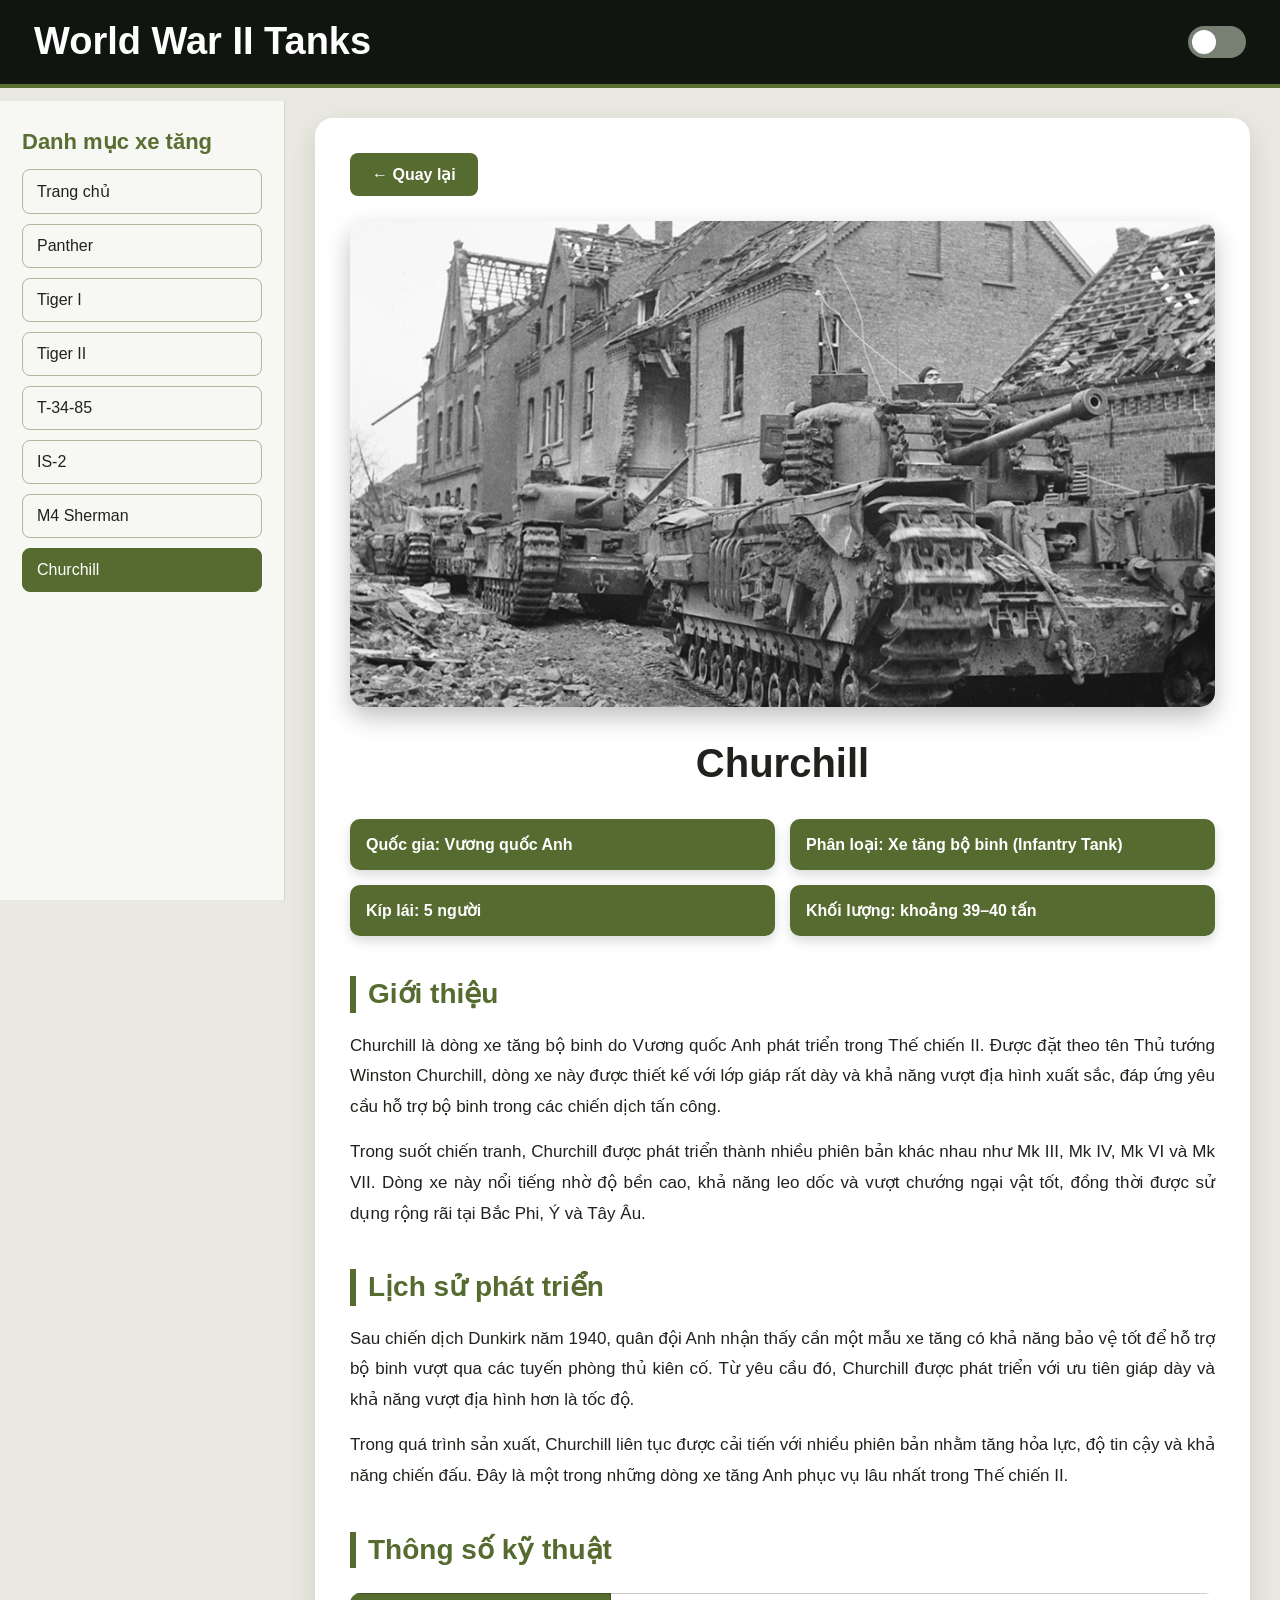
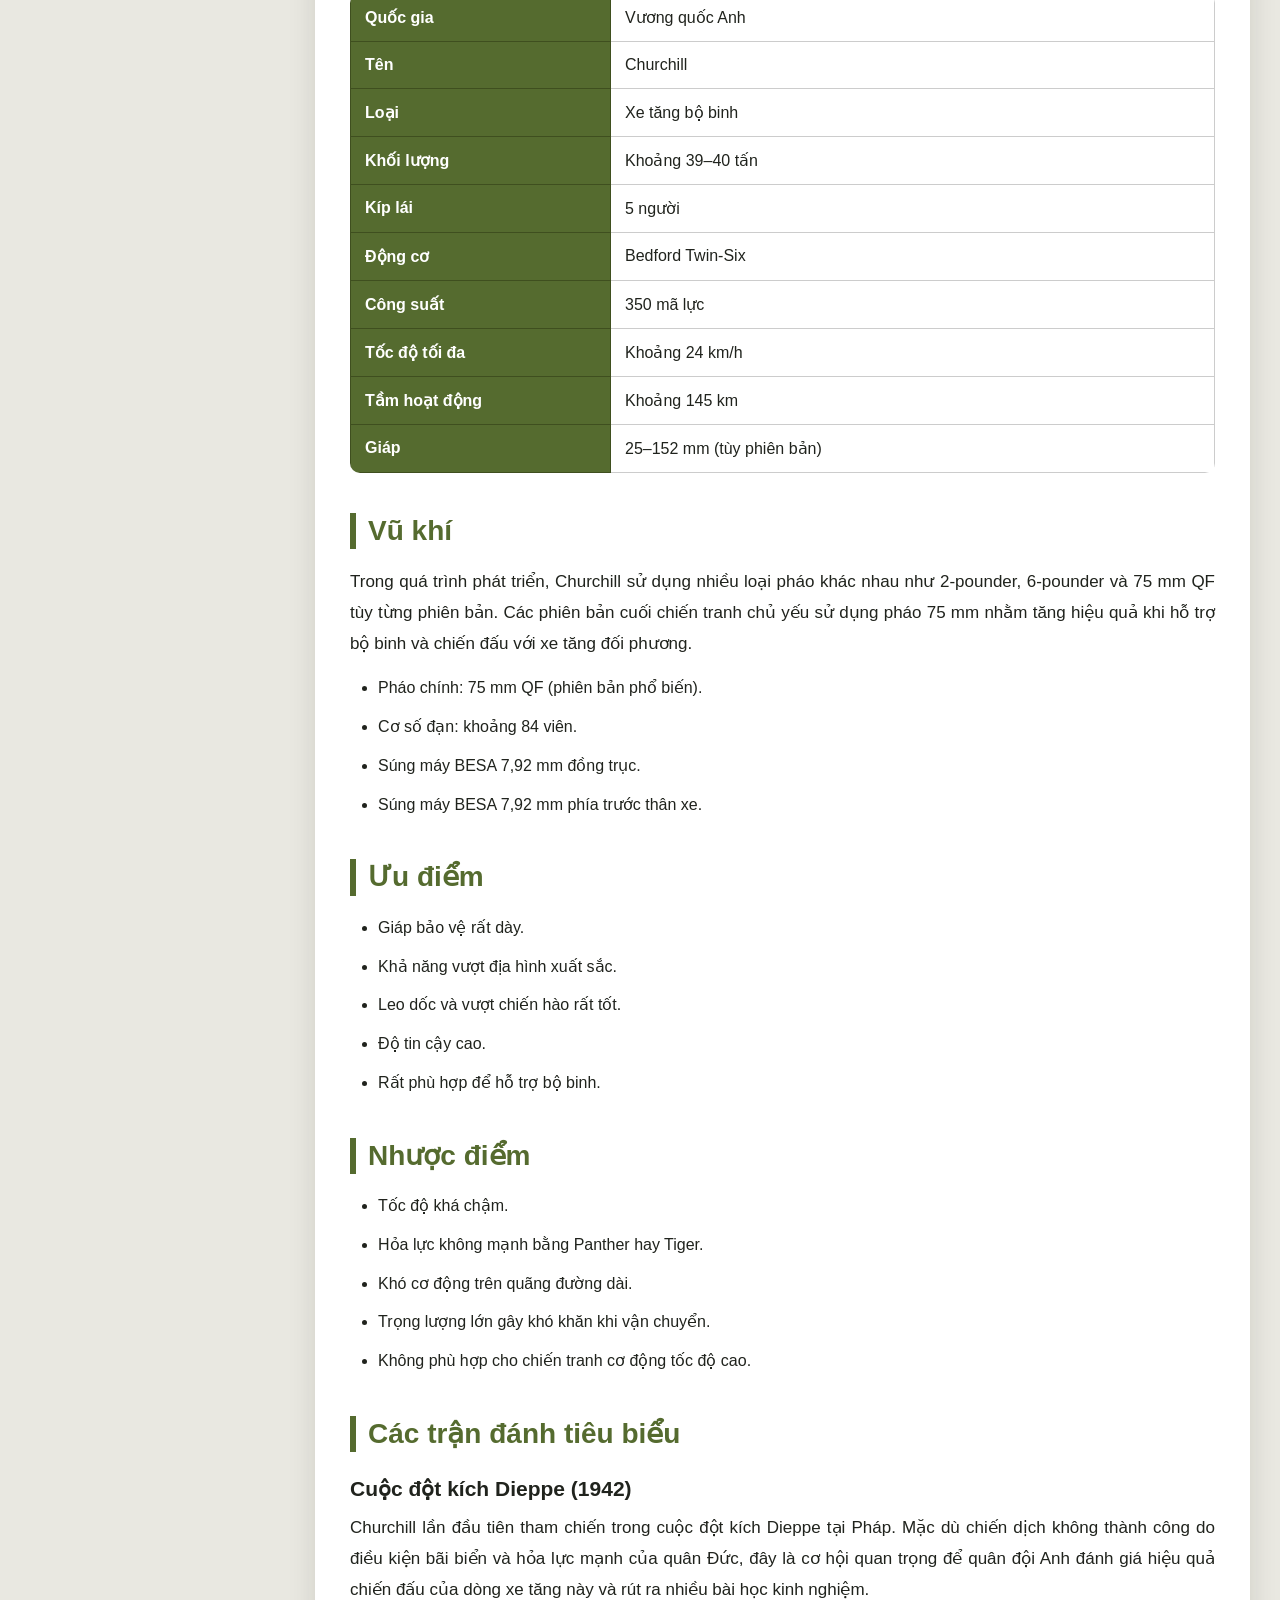
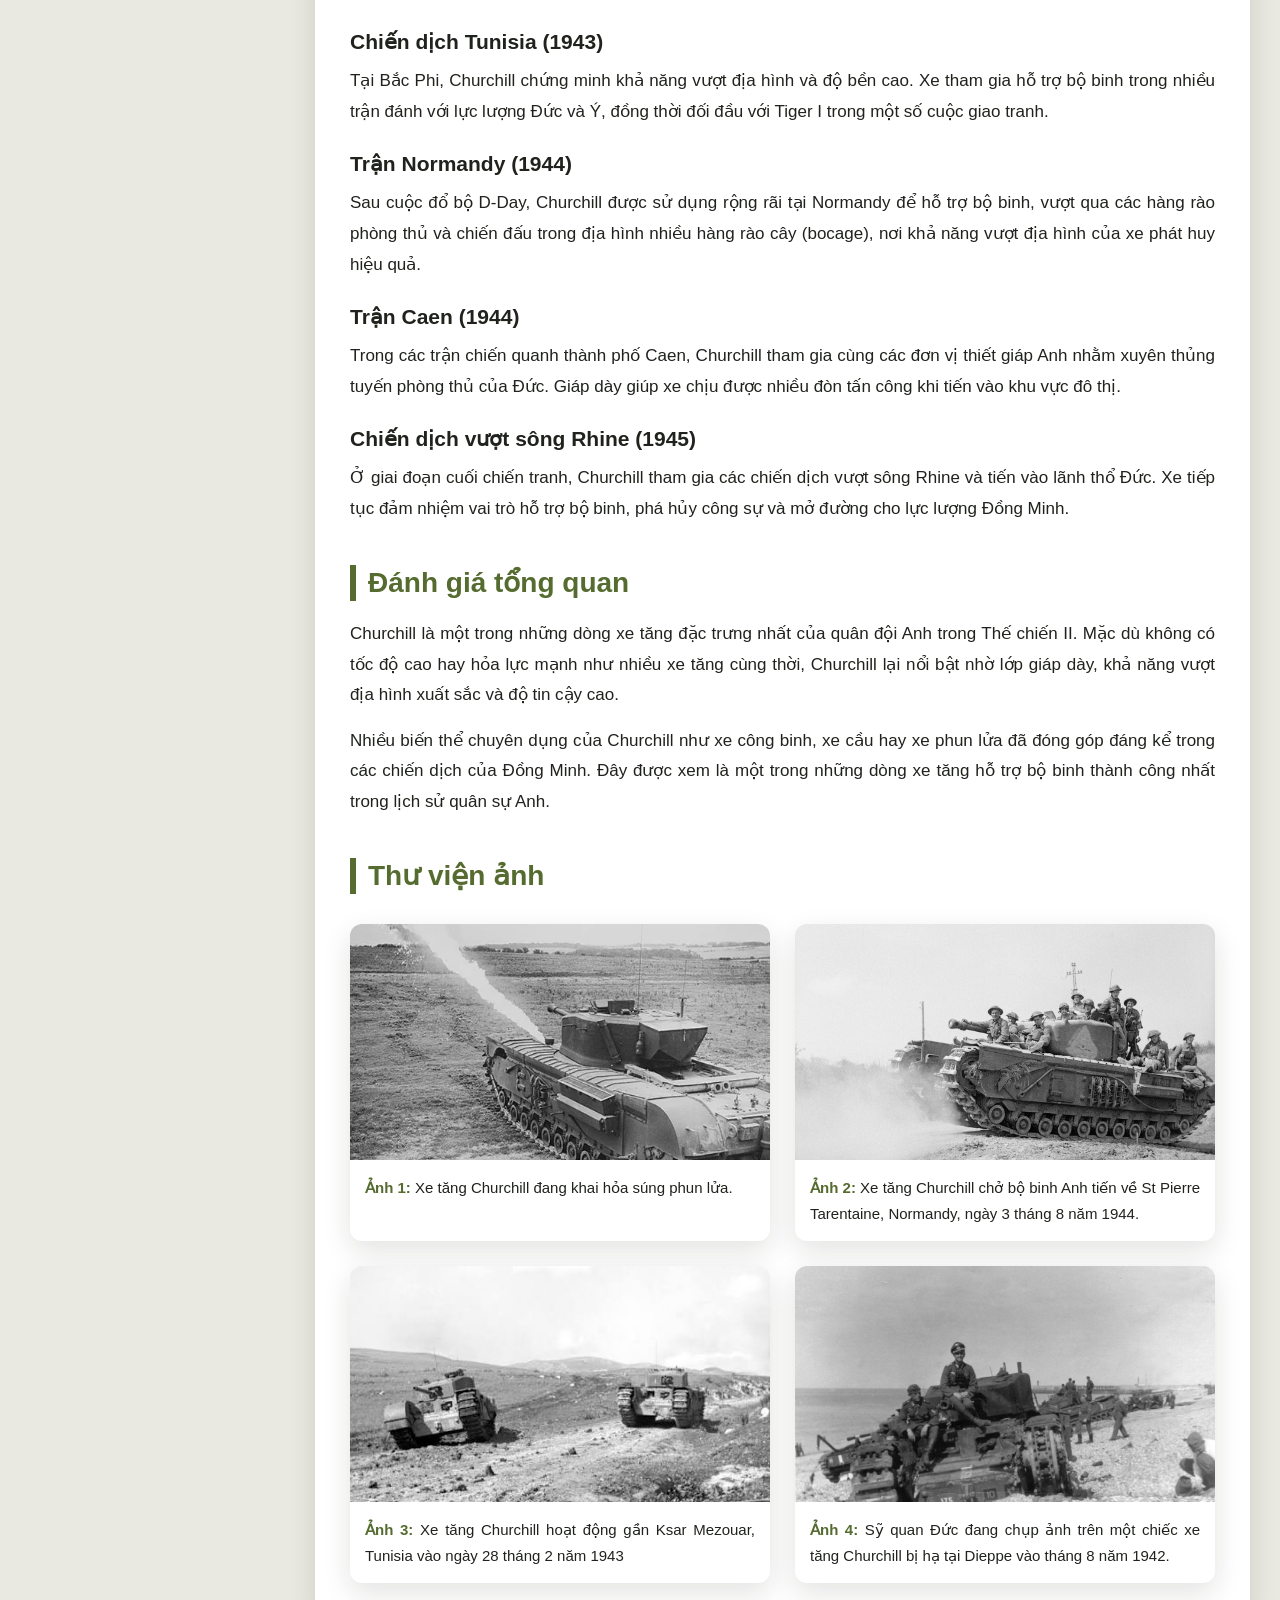
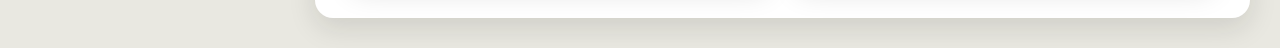
<file: tank/churchill.html>
<!DOCTYPE html>
<html lang="vi">

<head>

<meta charset="UTF-8">

<meta name="viewport" content="width=device-width, initial-scale=1.0">

<title>Churchill</title>

<link rel="stylesheet" href="../css/style.css">
<link rel="stylesheet" href="../css/detail.css">

</head>

<body>

<div class="container">

<header class="header">

<h1>World War II Tanks </h1>

<label class="switch">

<input type="checkbox" id="darkMode">

<span class="slider"></span>

</label>

</header>

<aside class="sidebar">

<h2>Danh mục xe tăng</h2>

<nav class="detail-menu">

<a href="../index.html">Trang chủ</a>

<a href="panther.html">Panther</a>

<a href="tiger1.html">Tiger I</a>

<a href="tiger2.html">Tiger II</a>

<a href="t3485.html">T-34-85</a>

<a href="is2.html">IS-2</a>

<a href="sherman.html">M4 Sherman</a>

<a href="churchill.html" class="active">Churchill</a>

</nav>

</aside>

<main class="main detail-main">

<article class="detail">

<a href="../index.html" class="back-btn">

← Quay lại

</a>

<img
src="../images/Chur.jpg"
alt="Churchill"
class="hero">

<h1>Churchill</h1>

<div class="quick-info">

<div class="quick-item">

Quốc gia: Vương quốc Anh

</div>

<div class="quick-item">

Phân loại: Xe tăng bộ binh (Infantry Tank)

</div>

<div class="quick-item">

Kíp lái: 5 người

</div>

<div class="quick-item">

Khối lượng: khoảng 39–40 tấn

</div>

</div>

<section>

<h2>Giới thiệu</h2>

<p>

Churchill là dòng xe tăng bộ binh do Vương quốc Anh phát triển trong
Thế chiến II. Được đặt theo tên Thủ tướng Winston Churchill, dòng xe này
được thiết kế với lớp giáp rất dày và khả năng vượt địa hình xuất sắc,
đáp ứng yêu cầu hỗ trợ bộ binh trong các chiến dịch tấn công.

</p>

<p>

Trong suốt chiến tranh, Churchill được phát triển thành nhiều phiên bản
khác nhau như Mk III, Mk IV, Mk VI và Mk VII. Dòng xe này nổi tiếng nhờ
độ bền cao, khả năng leo dốc và vượt chướng ngại vật tốt, đồng thời được
sử dụng rộng rãi tại Bắc Phi, Ý và Tây Âu.

</p>

</section>

<section>

<h2>Lịch sử phát triển</h2>

<p>

Sau chiến dịch Dunkirk năm 1940, quân đội Anh nhận thấy cần một mẫu xe
tăng có khả năng bảo vệ tốt để hỗ trợ bộ binh vượt qua các tuyến phòng
thủ kiên cố. Từ yêu cầu đó, Churchill được phát triển với ưu tiên giáp
dày và khả năng vượt địa hình hơn là tốc độ.

</p>

<p>

Trong quá trình sản xuất, Churchill liên tục được cải tiến với nhiều
phiên bản nhằm tăng hỏa lực, độ tin cậy và khả năng chiến đấu. Đây là
một trong những dòng xe tăng Anh phục vụ lâu nhất trong Thế chiến II.

</p>

</section>

<section>

<h2>Thông số kỹ thuật</h2>

<table class="spec">

<tr>

<th>Quốc gia</th>

<td>Vương quốc Anh</td>

</tr>

<tr>

<th>Tên</th>

<td>Churchill</td>

</tr>

<tr>

<th>Loại</th>

<td>Xe tăng bộ binh</td>

</tr>

<tr>

<th>Khối lượng</th>

<td>Khoảng 39–40 tấn</td>

</tr>

<tr>

<th>Kíp lái</th>

<td>5 người</td>

</tr>

<tr>

<th>Động cơ</th>

<td>Bedford Twin-Six</td>

</tr>

<tr>

<th>Công suất</th>

<td>350 mã lực</td>

</tr>

<tr>

<th>Tốc độ tối đa</th>

<td>Khoảng 24 km/h</td>

</tr>

<tr>

<th>Tầm hoạt động</th>

<td>Khoảng 145 km</td>

</tr>

<tr>

<th>Giáp</th>

<td>25–152 mm (tùy phiên bản)</td>

</tr>

</table>

</section>

<section>

<h2>Vũ khí</h2>

<p>

Trong quá trình phát triển, Churchill sử dụng nhiều loại pháo khác nhau
như 2-pounder, 6-pounder và 75 mm QF tùy từng phiên bản. Các phiên bản
cuối chiến tranh chủ yếu sử dụng pháo 75 mm nhằm tăng hiệu quả khi hỗ
trợ bộ binh và chiến đấu với xe tăng đối phương.

</p>

<ul>

<li>Pháo chính: 75 mm QF (phiên bản phổ biến).</li>

<li>Cơ số đạn: khoảng 84 viên.</li>

<li>Súng máy BESA 7,92 mm đồng trục.</li>

<li>Súng máy BESA 7,92 mm phía trước thân xe.</li>

</ul>

</section>

<section>

<h2>Ưu điểm</h2>

<ul>

<li>Giáp bảo vệ rất dày.</li>

<li>Khả năng vượt địa hình xuất sắc.</li>

<li>Leo dốc và vượt chiến hào rất tốt.</li>

<li>Độ tin cậy cao.</li>

<li>Rất phù hợp để hỗ trợ bộ binh.</li>

</ul>

</section>

<section>

<h2>Nhược điểm</h2>

<ul>

<li>Tốc độ khá chậm.</li>

<li>Hỏa lực không mạnh bằng Panther hay Tiger.</li>

<li>Khó cơ động trên quãng đường dài.</li>

<li>Trọng lượng lớn gây khó khăn khi vận chuyển.</li>

<li>Không phù hợp cho chiến tranh cơ động tốc độ cao.</li>

</ul>

</section>
<section>

<h2>Các trận đánh tiêu biểu</h2>

<h3>Cuộc đột kích Dieppe (1942)</h3>

<p>

Churchill lần đầu tiên tham chiến trong cuộc đột kích Dieppe tại Pháp.
Mặc dù chiến dịch không thành công do điều kiện bãi biển và hỏa lực mạnh
của quân Đức, đây là cơ hội quan trọng để quân đội Anh đánh giá hiệu quả
chiến đấu của dòng xe tăng này và rút ra nhiều bài học kinh nghiệm.

</p>

<h3>Chiến dịch Tunisia (1943)</h3>

<p>

Tại Bắc Phi, Churchill chứng minh khả năng vượt địa hình và độ bền cao.
Xe tham gia hỗ trợ bộ binh trong nhiều trận đánh với lực lượng Đức và Ý,
đồng thời đối đầu với Tiger I trong một số cuộc giao tranh.

</p>

<h3>Trận Normandy (1944)</h3>

<p>

Sau cuộc đổ bộ D-Day, Churchill được sử dụng rộng rãi tại Normandy để hỗ
trợ bộ binh, vượt qua các hàng rào phòng thủ và chiến đấu trong địa hình
nhiều hàng rào cây (bocage), nơi khả năng vượt địa hình của xe phát huy
hiệu quả.

</p>

<h3>Trận Caen (1944)</h3>

<p>

Trong các trận chiến quanh thành phố Caen, Churchill tham gia cùng các
đơn vị thiết giáp Anh nhằm xuyên thủng tuyến phòng thủ của Đức. Giáp dày
giúp xe chịu được nhiều đòn tấn công khi tiến vào khu vực đô thị.

</p>

<h3>Chiến dịch vượt sông Rhine (1945)</h3>

<p>

Ở giai đoạn cuối chiến tranh, Churchill tham gia các chiến dịch vượt
sông Rhine và tiến vào lãnh thổ Đức. Xe tiếp tục đảm nhiệm vai trò hỗ
trợ bộ binh, phá hủy công sự và mở đường cho lực lượng Đồng Minh.

</p>

</section>

<section>

<h2>Đánh giá tổng quan</h2>

<p>

Churchill là một trong những dòng xe tăng đặc trưng nhất của quân đội
Anh trong Thế chiến II. Mặc dù không có tốc độ cao hay hỏa lực mạnh như
nhiều xe tăng cùng thời, Churchill lại nổi bật nhờ lớp giáp dày, khả
năng vượt địa hình xuất sắc và độ tin cậy cao.

</p>

<p>

Nhiều biến thể chuyên dụng của Churchill như xe công binh, xe cầu hay xe
phun lửa đã đóng góp đáng kể trong các chiến dịch của Đồng Minh. Đây
được xem là một trong những dòng xe tăng hỗ trợ bộ binh thành công nhất
trong lịch sử quân sự Anh.

</p>

</section>

<section>

<h2>Thư viện ảnh</h2>

<div class="gallery">

<figure class="gallery-item">

<img src="../images/Chur1.jpg" alt="Churchill">

<figcaption>

<strong>Ảnh 1:</strong>

Xe tăng Churchill đang khai hỏa súng phun lửa.

</figcaption>

</figure>

<figure class="gallery-item">

<img src="../images/Chur2.jpg" alt="Churchill DD">

<figcaption>

<strong>Ảnh 2:</strong>

Xe tăng Churchill chở bộ binh Anh tiến về St Pierre Tarentaine, Normandy, ngày 3 tháng 8 năm 1944.

</figcaption>

</figure>

<figure class="gallery-item">

<img src="../images/Chur3.jpg" alt="Churchill tusni">

<figcaption>

<strong>Ảnh 3:</strong>

Xe tăng Churchill hoạt động gần Ksar Mezouar, Tunisia vào ngày 28 tháng 2 năm 1943

</figcaption>

</figure>

<figure class="gallery-item">

<img src="../images/Chur4.jpg" alt="Churchill destroyed">

<figcaption>

<strong>Ảnh 4:</strong>

Sỹ quan Đức đang chụp ảnh trên một chiếc xe tăng Churchill bị hạ tại Dieppe vào tháng 8 năm 1942.

</figcaption>

</figure>

</div>

</section>

</article>

</main>

</div>

<script>

const darkMode = document.getElementById("darkMode");

if(localStorage.getItem("theme")==="dark"){

document.body.classList.add("dark");

darkMode.checked=true;

}

darkMode.addEventListener("change",function(){

document.body.classList.toggle("dark");

localStorage.setItem(

"theme",

document.body.classList.contains("dark") ? "dark" : "light"

);

});

</script>

</body>

</html>
</file>
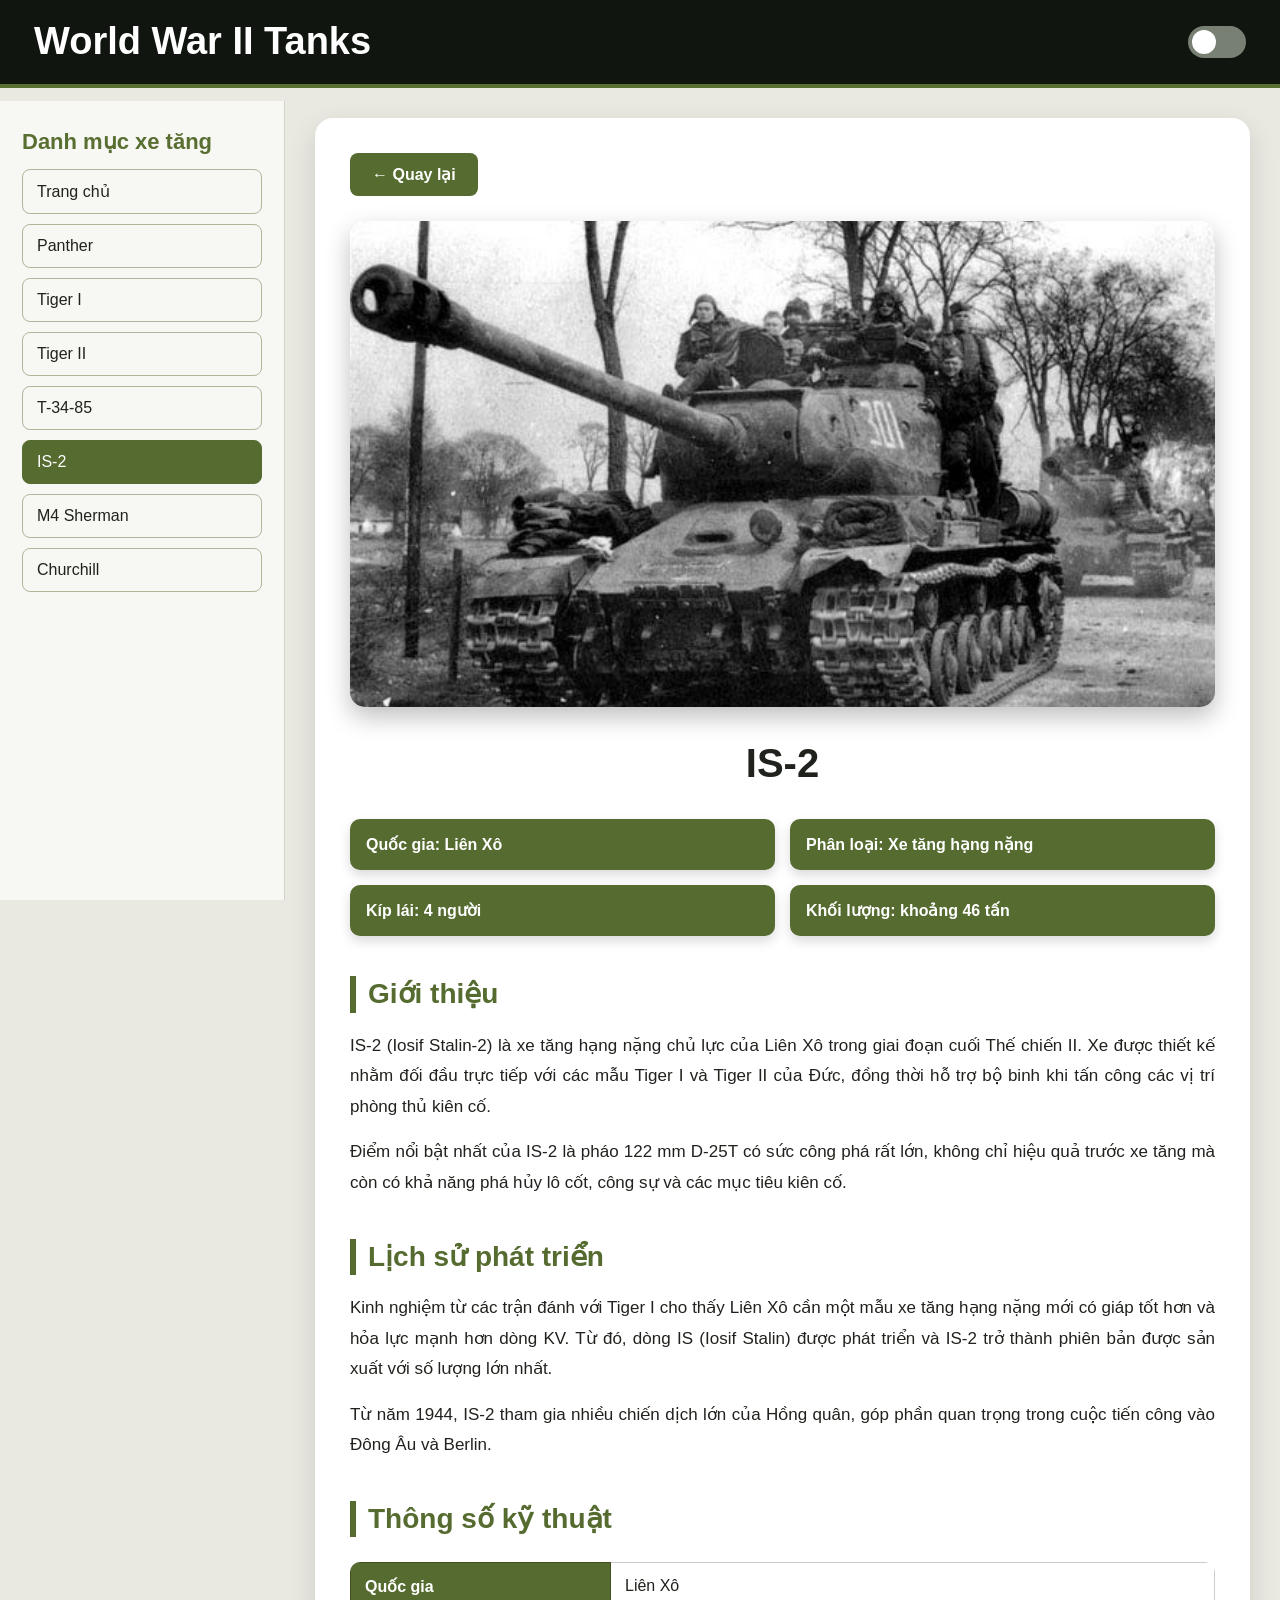
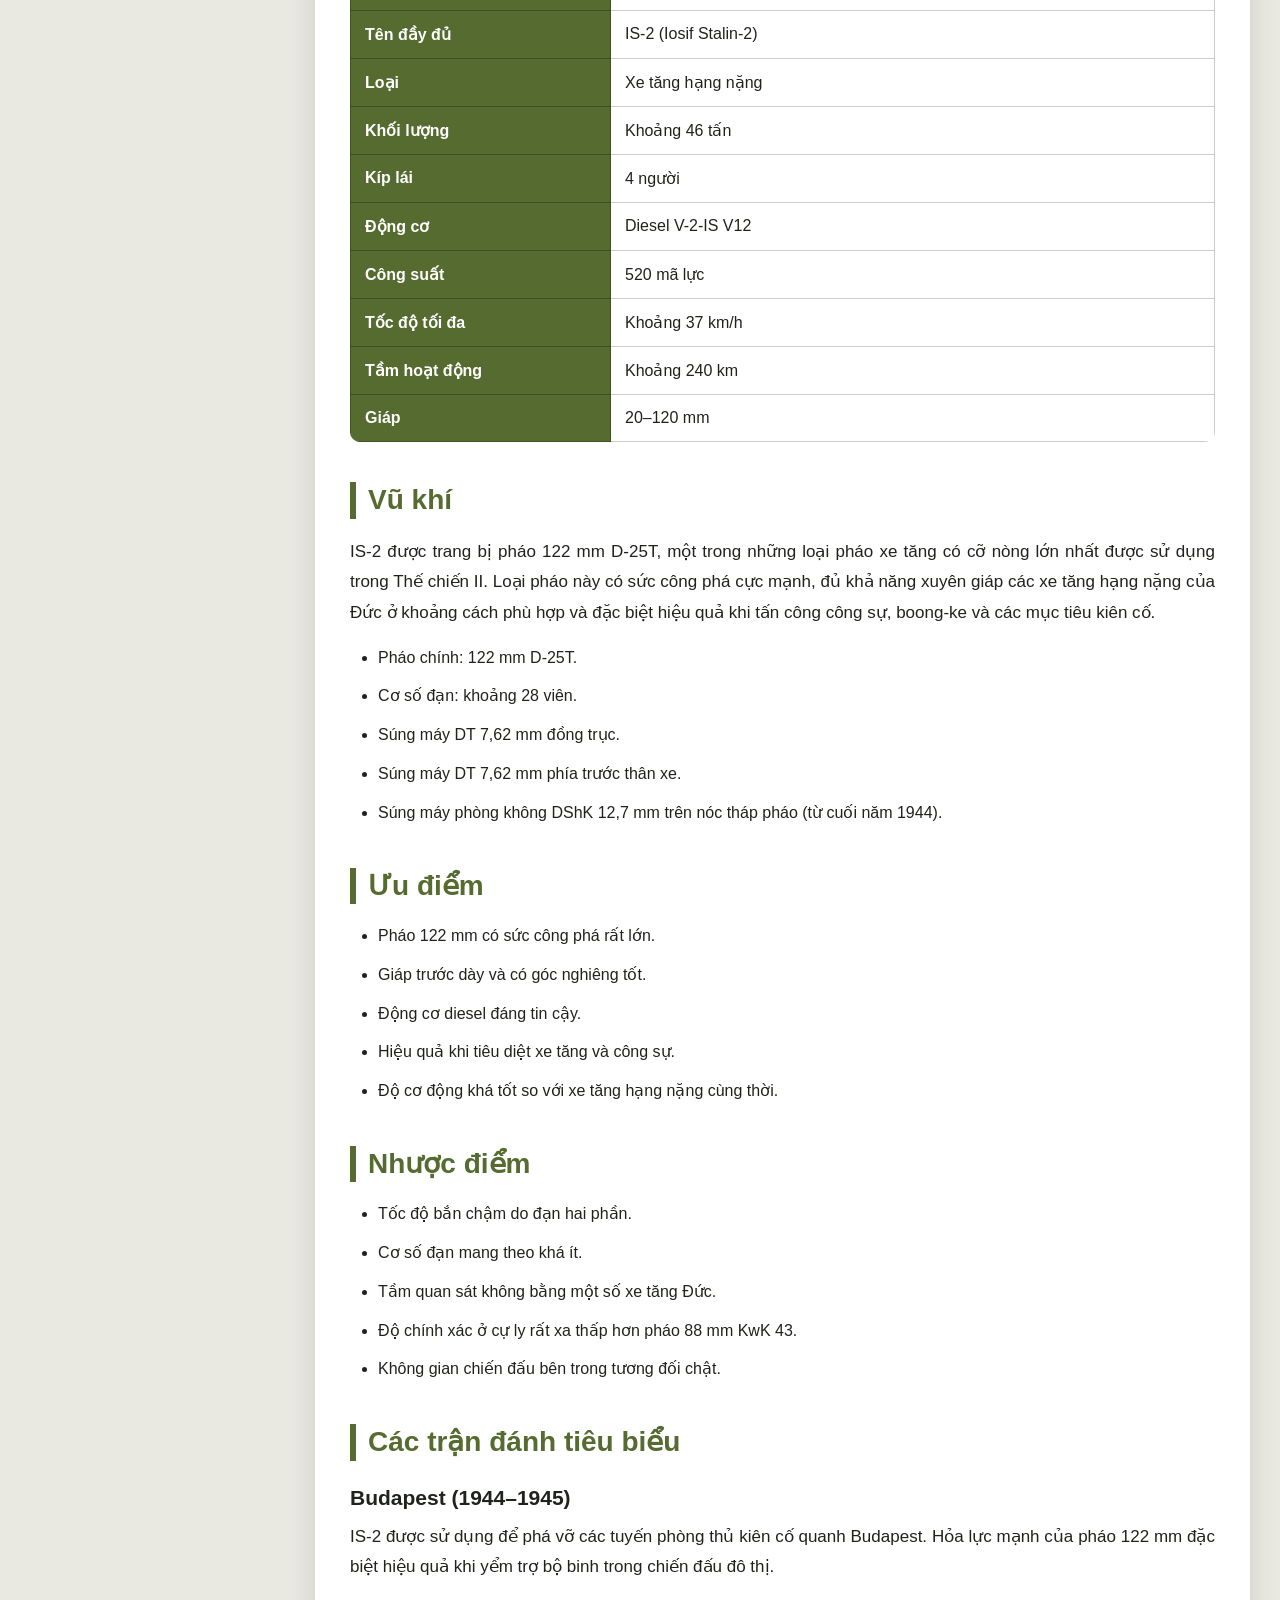
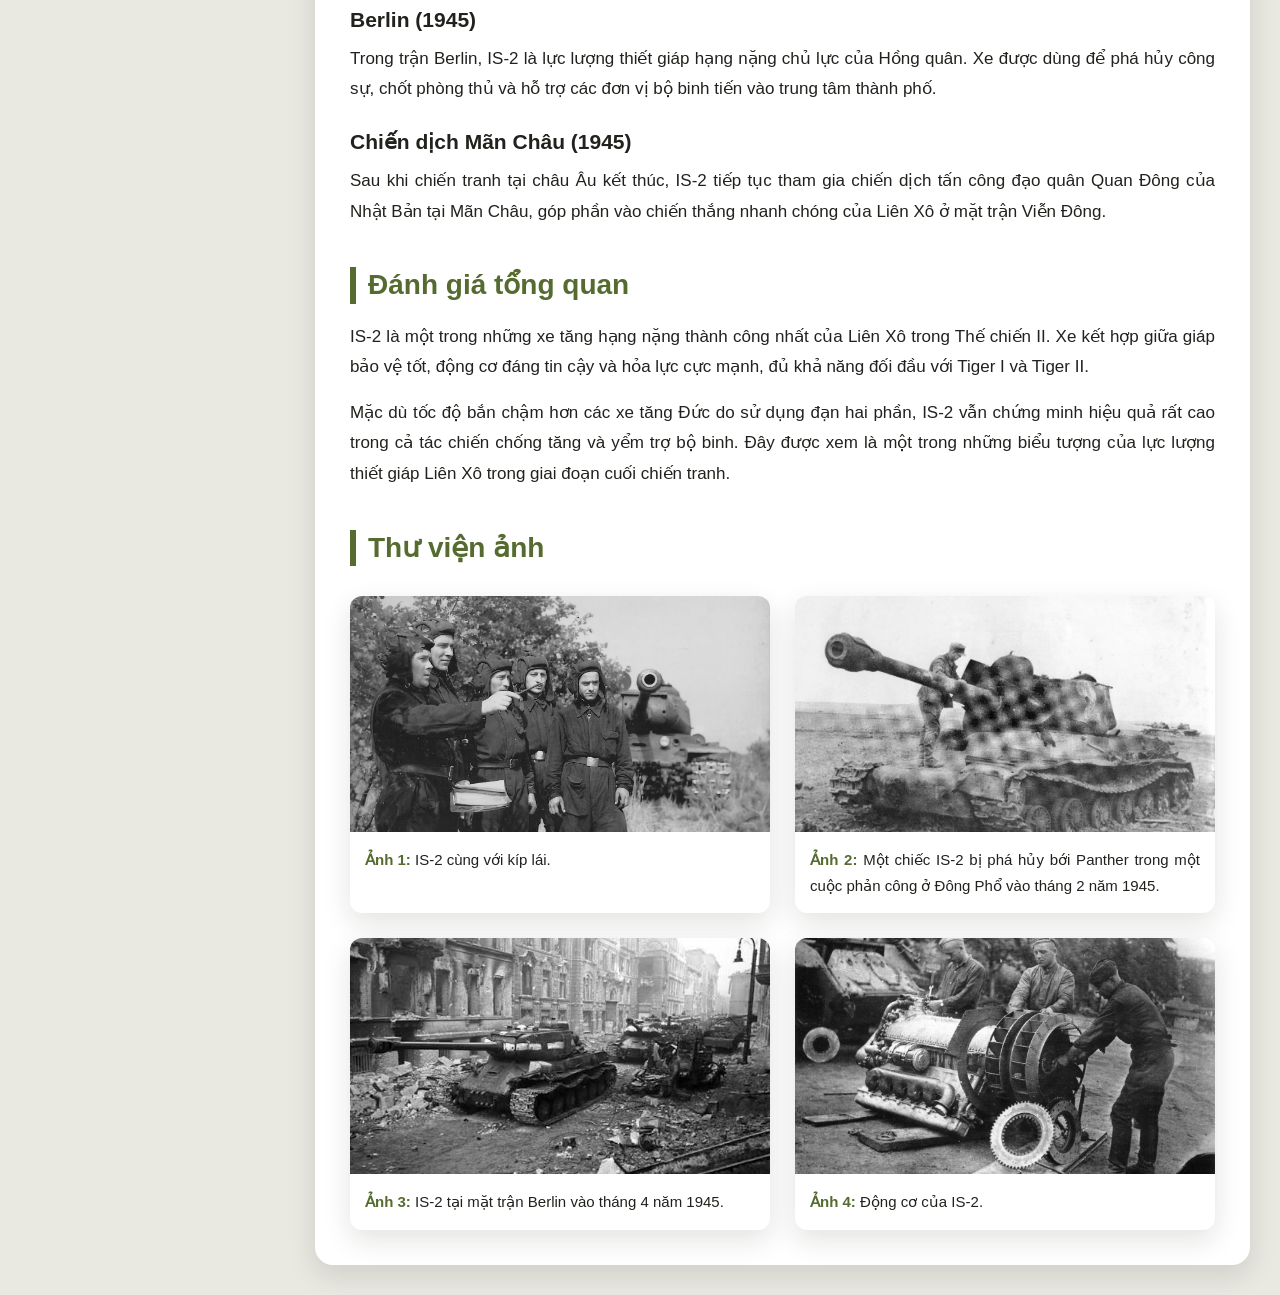
<file: tank/is2.html>
<!DOCTYPE html>
<html lang="vi">

<head>

<meta charset="UTF-8">

<meta name="viewport"
content="width=device-width, initial-scale=1.0">

<title>IS-2</title>

<link rel="stylesheet" href="../css/style.css">
<link rel="stylesheet" href="../css/detail.css">

</head>

<body>

<div class="container">

<header class="header">

<h1>World War II Tanks </h1>

<label class="switch">

<input type="checkbox" id="darkMode">

<span class="slider"></span>

</label>

</header>

<aside class="sidebar">

<h2>Danh mục xe tăng</h2>

<nav class="detail-menu">

<a href="../index.html">Trang chủ</a>

<a href="panther.html">Panther</a>

<a href="tiger1.html">Tiger I</a>

<a href="tiger2.html">Tiger II</a>

<a href="t3485.html">T-34-85</a>

<a href="is2.html" class="active">IS-2</a>

<a href="sherman.html">M4 Sherman</a>

<a href="churchill.html">Churchill </a>

</nav>

</aside>

<main class="main detail-main">

<article class="detail">

<a href="../index.html" class="back-btn">

← Quay lại

</a>

<img
src="../images/is21.jpg"
alt="IS-2"
class="hero">

<h1>IS-2</h1>

<div class="quick-info">

<div class="quick-item">

Quốc gia: Liên Xô

</div>

<div class="quick-item">

Phân loại: Xe tăng hạng nặng

</div>

<div class="quick-item">

Kíp lái: 4 người

</div>

<div class="quick-item">

Khối lượng: khoảng 46 tấn

</div>

</div>

<section>

<h2>Giới thiệu</h2>

<p>

IS-2 (Iosif Stalin-2) là xe tăng hạng nặng chủ lực của Liên Xô trong giai
đoạn cuối Thế chiến II. Xe được thiết kế nhằm đối đầu trực tiếp với các
mẫu Tiger I và Tiger II của Đức, đồng thời hỗ trợ bộ binh khi tấn công
các vị trí phòng thủ kiên cố.

</p>

<p>

Điểm nổi bật nhất của IS-2 là pháo 122 mm D-25T có sức công phá rất lớn,
không chỉ hiệu quả trước xe tăng mà còn có khả năng phá hủy lô cốt,
công sự và các mục tiêu kiên cố.

</p>

</section>

<section>

<h2>Lịch sử phát triển</h2>

<p>

Kinh nghiệm từ các trận đánh với Tiger I cho thấy Liên Xô cần một mẫu xe
tăng hạng nặng mới có giáp tốt hơn và hỏa lực mạnh hơn dòng KV. Từ đó,
dòng IS (Iosif Stalin) được phát triển và IS-2 trở thành phiên bản được
sản xuất với số lượng lớn nhất.

</p>

<p>

Từ năm 1944, IS-2 tham gia nhiều chiến dịch lớn của Hồng quân, góp phần
quan trọng trong cuộc tiến công vào Đông Âu và Berlin.

</p>

</section>

<section>

<h2>Thông số kỹ thuật</h2>

<table class="spec">

<tr>
<th>Quốc gia</th>
<td>Liên Xô</td>
</tr>

<tr>
<th>Tên đầy đủ</th>
<td>IS-2 (Iosif Stalin-2)</td>
</tr>

<tr>
<th>Loại</th>
<td>Xe tăng hạng nặng</td>
</tr>

<tr>
<th>Khối lượng</th>
<td>Khoảng 46 tấn</td>
</tr>

<tr>
<th>Kíp lái</th>
<td>4 người</td>
</tr>

<tr>
<th>Động cơ</th>
<td>Diesel V-2-IS V12</td>
</tr>

<tr>
<th>Công suất</th>
<td>520 mã lực</td>
</tr>

<tr>
<th>Tốc độ tối đa</th>
<td>Khoảng 37 km/h</td>
</tr>

<tr>
<th>Tầm hoạt động</th>
<td>Khoảng 240 km</td>
</tr>

<tr>
<th>Giáp</th>
<td>20–120 mm</td>
</tr>

</table>
  <section>

<h2>Vũ khí</h2>

<p>

IS-2 được trang bị pháo 122 mm D-25T, một trong những loại pháo xe tăng
có cỡ nòng lớn nhất được sử dụng trong Thế chiến II. Loại pháo này có
sức công phá cực mạnh, đủ khả năng xuyên giáp các xe tăng hạng nặng của
Đức ở khoảng cách phù hợp và đặc biệt hiệu quả khi tấn công công sự,
boong-ke và các mục tiêu kiên cố.

</p>

<ul>

<li>Pháo chính: 122 mm D-25T.</li>

<li>Cơ số đạn: khoảng 28 viên.</li>

<li>Súng máy DT 7,62 mm đồng trục.</li>

<li>Súng máy DT 7,62 mm phía trước thân xe.</li>

<li>Súng máy phòng không DShK 12,7 mm trên nóc tháp pháo (từ cuối năm 1944).</li>

</ul>

</section>

<section>

<h2>Ưu điểm</h2>

<ul>

<li>Pháo 122 mm có sức công phá rất lớn.</li>

<li>Giáp trước dày và có góc nghiêng tốt.</li>

<li>Động cơ diesel đáng tin cậy.</li>

<li>Hiệu quả khi tiêu diệt xe tăng và công sự.</li>

<li>Độ cơ động khá tốt so với xe tăng hạng nặng cùng thời.</li>

</ul>

</section>

<section>

<h2>Nhược điểm</h2>

<ul>

<li>Tốc độ bắn chậm do đạn hai phần.</li>

<li>Cơ số đạn mang theo khá ít.</li>

<li>Tầm quan sát không bằng một số xe tăng Đức.</li>

<li>Độ chính xác ở cự ly rất xa thấp hơn pháo 88 mm KwK 43.</li>

<li>Không gian chiến đấu bên trong tương đối chật.</li>

</ul>

</section>

<section>

<h2>Các trận đánh tiêu biểu</h2>

<h3>Budapest (1944–1945)</h3>

<p>

IS-2 được sử dụng để phá vỡ các tuyến phòng thủ kiên cố quanh Budapest.
Hỏa lực mạnh của pháo 122 mm đặc biệt hiệu quả khi yểm trợ bộ binh trong
chiến đấu đô thị.

</p>

<h3>Berlin (1945)</h3>

<p>

Trong trận Berlin, IS-2 là lực lượng thiết giáp hạng nặng chủ lực của
Hồng quân. Xe được dùng để phá hủy công sự, chốt phòng thủ và hỗ trợ các
đơn vị bộ binh tiến vào trung tâm thành phố.

</p>

<h3>Chiến dịch Mãn Châu (1945)</h3>

<p>

Sau khi chiến tranh tại châu Âu kết thúc, IS-2 tiếp tục tham gia chiến
dịch tấn công đạo quân Quan Đông của Nhật Bản tại Mãn Châu, góp phần vào
chiến thắng nhanh chóng của Liên Xô ở mặt trận Viễn Đông.

</p>

</section>

<section>

<h2>Đánh giá tổng quan</h2>

<p>

IS-2 là một trong những xe tăng hạng nặng thành công nhất của Liên Xô
trong Thế chiến II. Xe kết hợp giữa giáp bảo vệ tốt, động cơ đáng tin
cậy và hỏa lực cực mạnh, đủ khả năng đối đầu với Tiger I và Tiger II.

</p>

<p>

Mặc dù tốc độ bắn chậm hơn các xe tăng Đức do sử dụng đạn hai phần,
IS-2 vẫn chứng minh hiệu quả rất cao trong cả tác chiến chống tăng và
yểm trợ bộ binh. Đây được xem là một trong những biểu tượng của lực
lượng thiết giáp Liên Xô trong giai đoạn cuối chiến tranh.

</p>

</section>

<section>

<h2>Thư viện ảnh</h2>

<div class="gallery">

<figure class="gallery-item">

<img src="../images/is211.jpg" alt="IS-2 crew">

<figcaption>

<strong>Ảnh 1:</strong>

IS-2 cùng với kíp lái.

</figcaption>

</figure>

<figure class="gallery-item">

<img src="../images/is212.jpg" alt="IS-2 phá hủy">

<figcaption>

<strong>Ảnh 2:</strong>

Một chiếc IS-2 bị phá hủy bới Panther trong một cuộc phản công ở Đông Phổ vào tháng 2 năm 1945.

</figcaption>

</figure>

<figure class="gallery-item">

<img src="../images/is213.jpg" alt="IS-2 berlin">

<figcaption>

<strong>Ảnh 3:</strong>

IS-2 tại mặt trận Berlin vào tháng 4 năm 1945.

</figcaption>

</figure>

<figure class="gallery-item">

<img src="../images/is214.jpg" alt="IS-2 DogCo">

<figcaption>

<strong>Ảnh 4:</strong>

Động cơ của IS-2.

</figcaption>

</figure>

</div>

</section>

</article>

</main>

</div>

<script>

const darkMode = document.getElementById("darkMode");

if(localStorage.getItem("theme")==="dark"){

document.body.classList.add("dark");

darkMode.checked = true;

}

darkMode.addEventListener("change",function(){

document.body.classList.toggle("dark");

localStorage.setItem(

"theme",

document.body.classList.contains("dark") ? "dark" : "light"

);

});

</script>

</body>

</html>

</section>
</file>
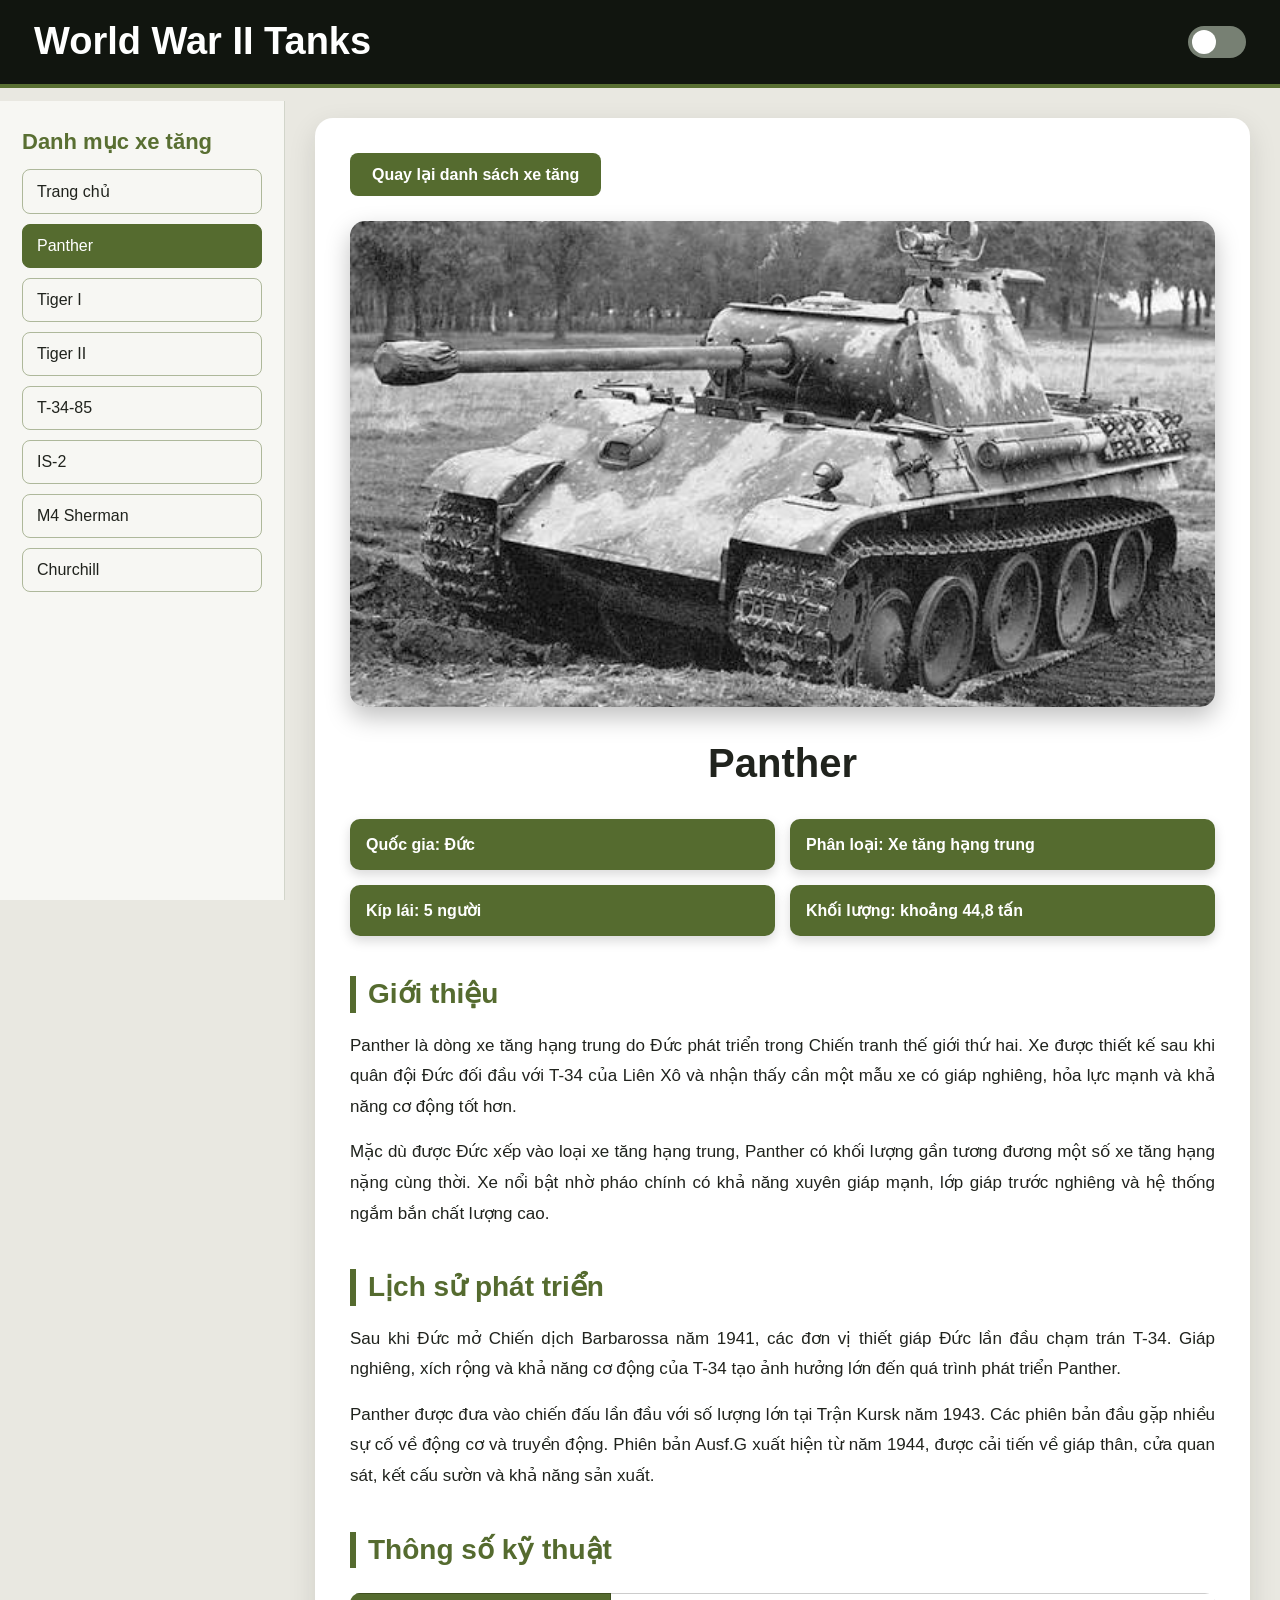
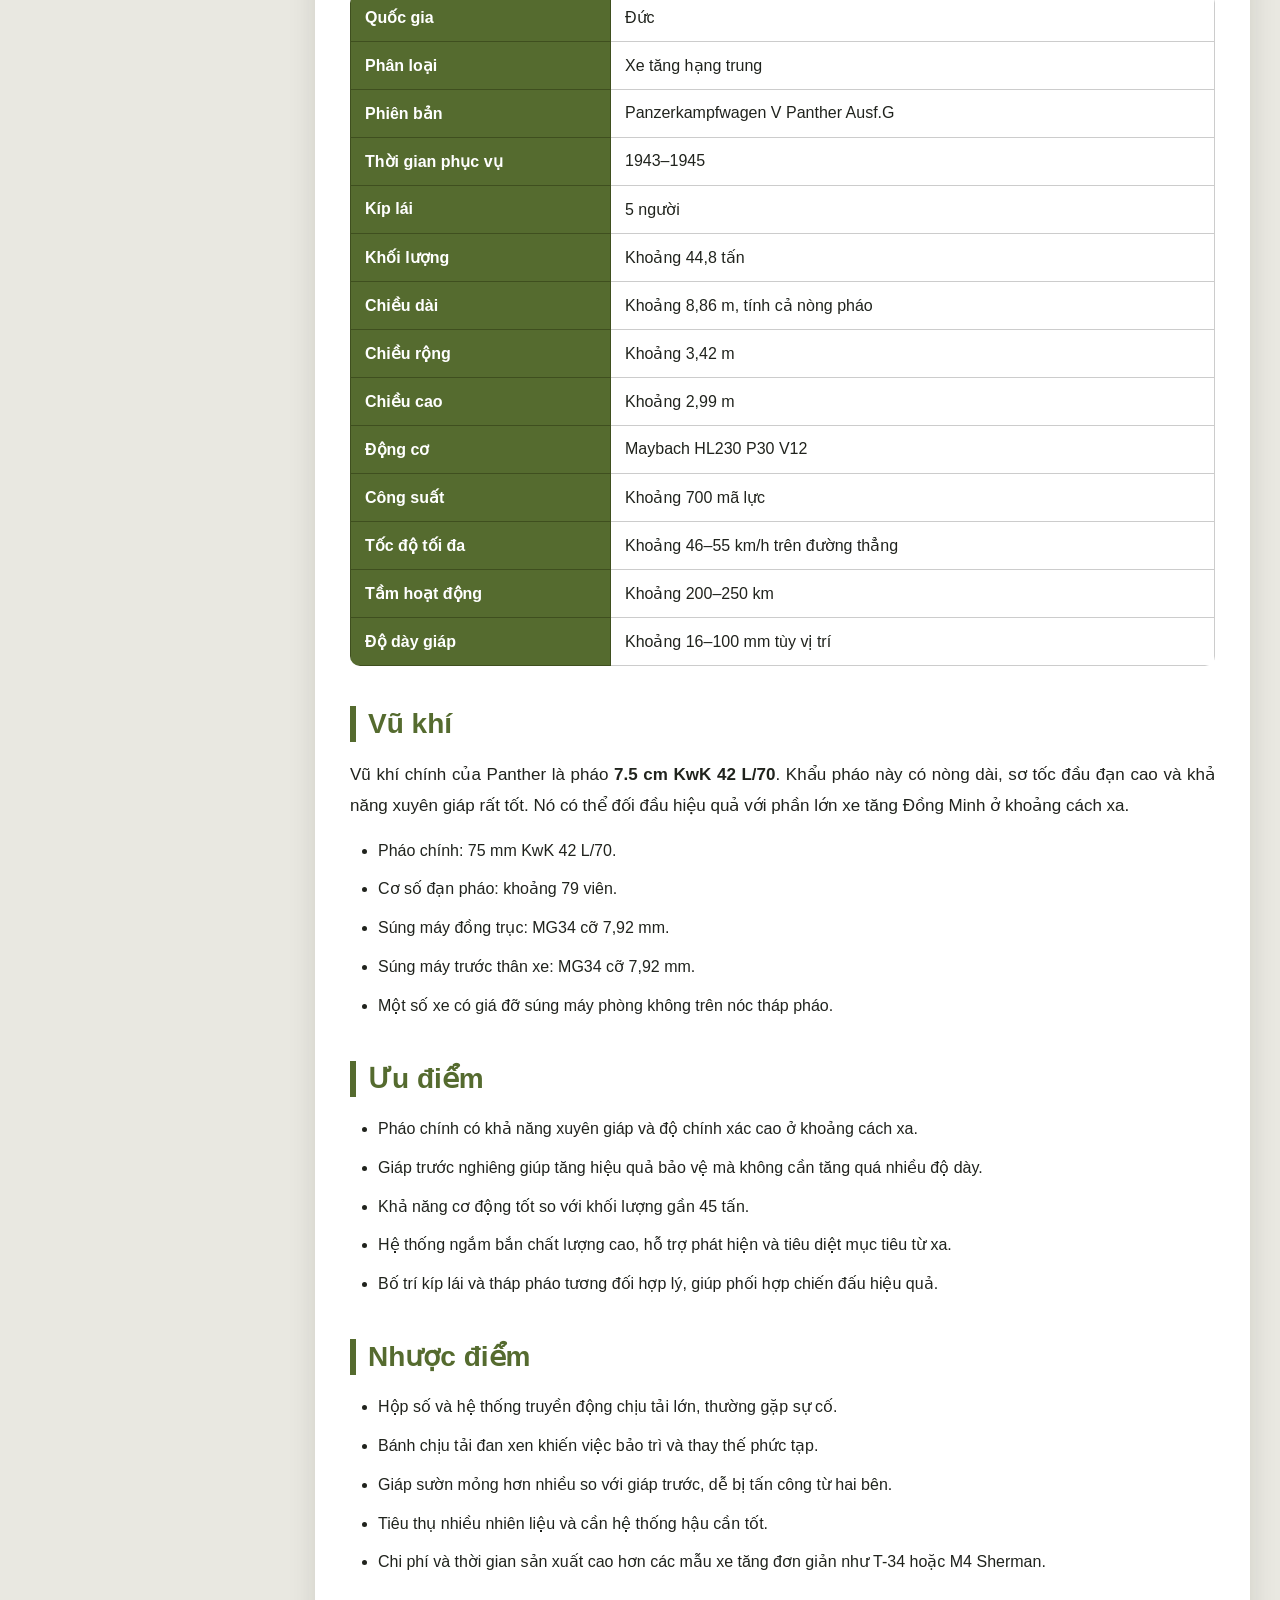
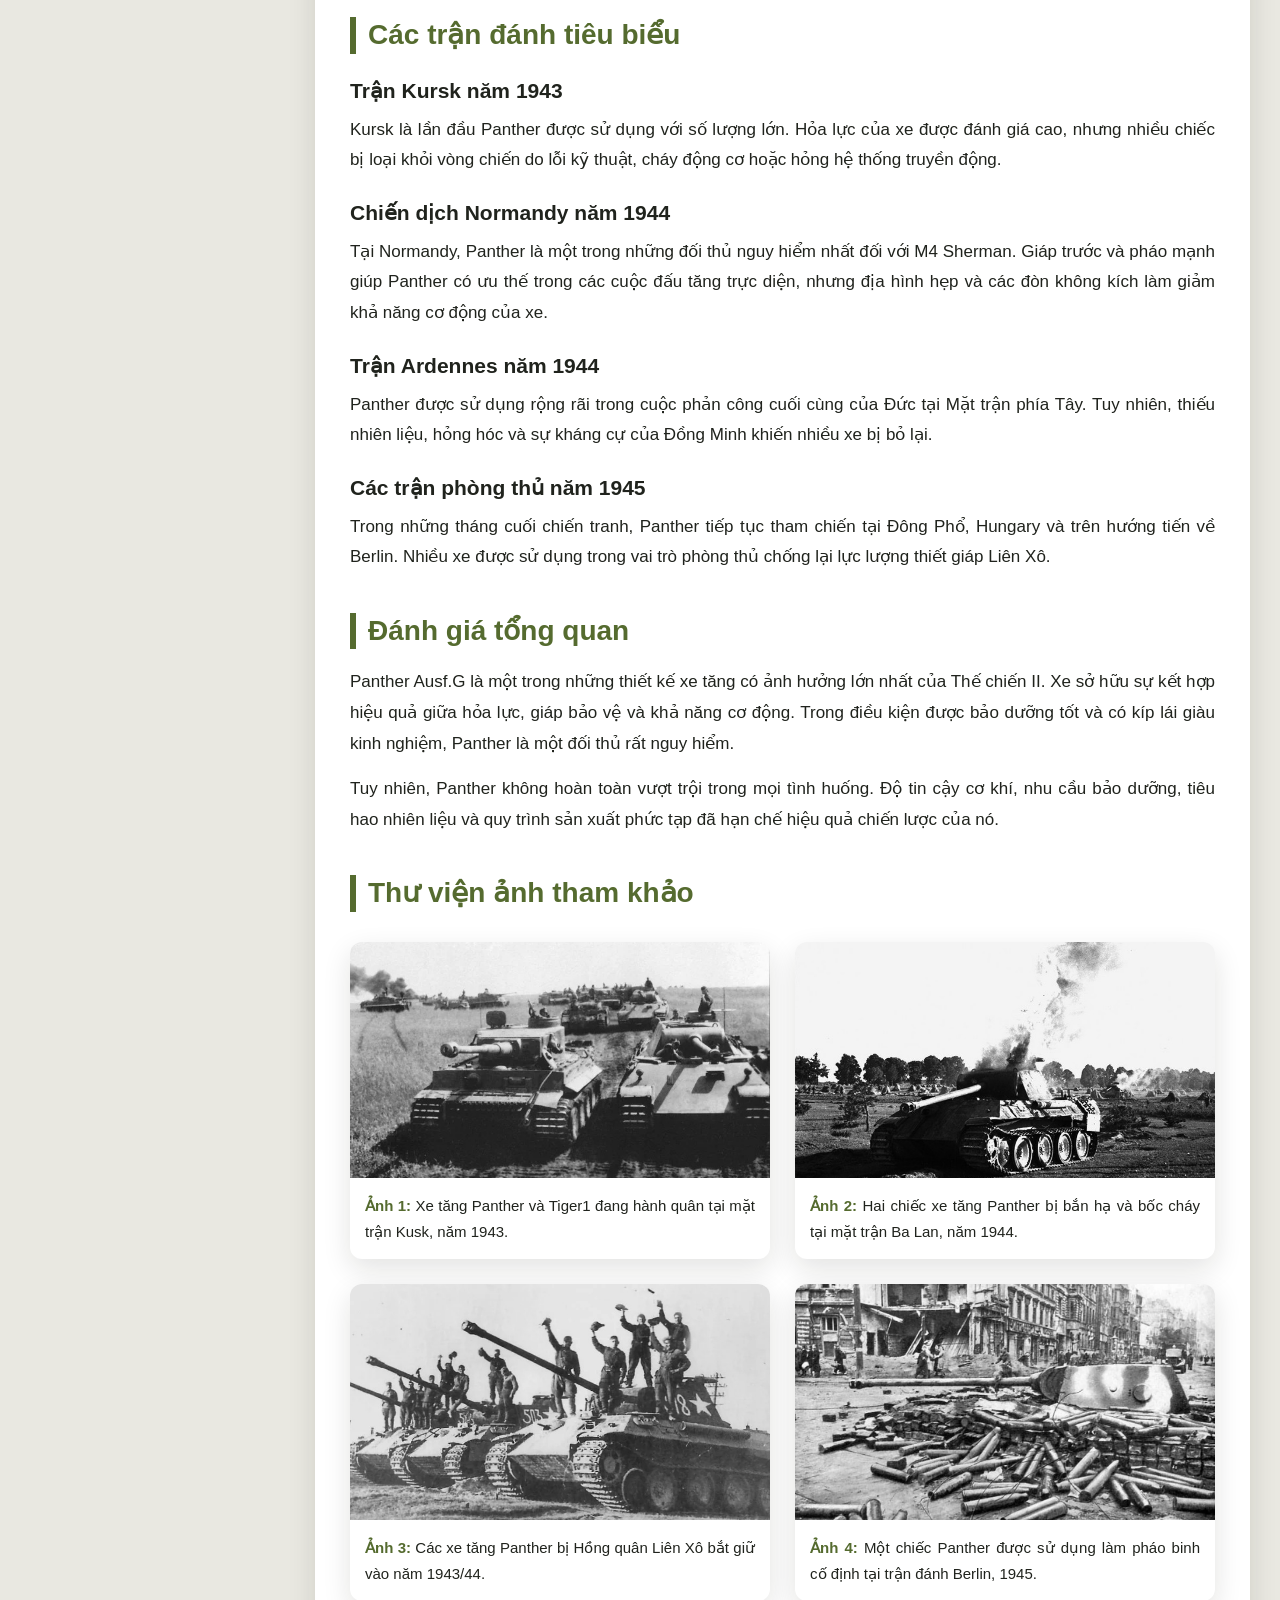
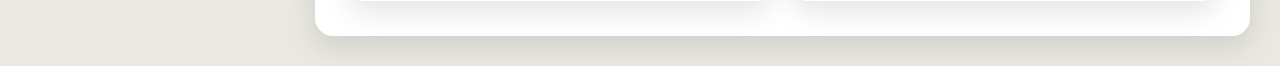
<file: tank/panther.html>
<!DOCTYPE html>
<html lang="vi">
<head>
    <meta charset="UTF-8">

    <meta
        name="viewport"
        content="width=device-width, initial-scale=1.0"
    >

    <title>Panther </title>

    <link rel="stylesheet" href="../css/style.css">
    <link rel="stylesheet" href="../css/detail.css">
</head>

<body>

<div class="container">

    <header class="header">

        <h1>World War II Tanks </h1>

        <label class="switch" aria-label="Chuyển chế độ sáng tối">
            <input type="checkbox" id="darkMode">
            <span class="slider"></span>
        </label>

    </header>

    <aside class="sidebar">

        <h2>Danh mục xe tăng</h2>

        <nav class="detail-menu">

            <a href="../index.html">
                Trang chủ
            </a>

            <a href="panther.html" class="active">
                Panther 
            </a>

            <a href="tiger1.html">
                Tiger I
            </a>

            <a href="tiger2.html">
                Tiger II
            </a>

            <a href="t3485.html">
                T-34-85
            </a>

            <a href="is2.html">
                IS-2
            </a>

            <a href="sherman.html">
                M4 Sherman
            </a>

            <a href="churchill.html">
                Churchill 
            </a>

        </nav>

    </aside>

    <main class="main detail-main">

        <article class="detail">

            <a href="../index.html" class="back-btn">
                Quay lại danh sách xe tăng
            </a>

            <img
                src="../images/Panther1.jpg"
                alt="Xe tăng Panther Ausf.G"
                class="hero"
            >

            <h1>Panther </h1>

            <div class="quick-info">

                <div class="quick-item">
                    Quốc gia: Đức
                </div>

                <div class="quick-item">
                    Phân loại: Xe tăng hạng trung
                </div>

                <div class="quick-item">
                    Kíp lái: 5 người
                </div>

                <div class="quick-item">
                    Khối lượng: khoảng 44,8 tấn
                </div>

            </div>

            <section>

                <h2>Giới thiệu</h2>

                <p>
                    Panther là dòng xe tăng hạng trung do Đức phát triển trong
                    Chiến tranh thế giới thứ hai. Xe được thiết kế sau
                    khi quân đội Đức đối đầu với T-34 của Liên Xô và
                    nhận thấy cần một mẫu xe có giáp nghiêng, hỏa lực
                    mạnh và khả năng cơ động tốt hơn.
                </p>

                <p>
                    Mặc dù được Đức xếp vào loại xe tăng hạng trung,
                    Panther có khối lượng gần tương đương một số xe tăng
                    hạng nặng cùng thời. Xe nổi bật nhờ pháo chính có
                    khả năng xuyên giáp mạnh, lớp giáp trước nghiêng và
                    hệ thống ngắm bắn chất lượng cao.
                </p>

            </section>

            <section>

                <h2>Lịch sử phát triển</h2>

                <p>
                    Sau khi Đức mở Chiến dịch Barbarossa năm 1941,
                    các đơn vị thiết giáp Đức lần đầu chạm trán T-34.
                    Giáp nghiêng, xích rộng và khả năng cơ động của
                    T-34 tạo ảnh hưởng lớn đến quá trình phát triển
                    Panther.
                </p>

                <p>
                    Panther được đưa vào chiến đấu lần đầu với số lượng
                    lớn tại Trận Kursk năm 1943. Các phiên bản đầu gặp
                    nhiều sự cố về động cơ và truyền động. Phiên bản
                    Ausf.G xuất hiện từ năm 1944, được cải tiến về giáp
                    thân, cửa quan sát, kết cấu sườn và khả năng sản xuất.
                </p>

            </section>

            <section>

                <h2>Thông số kỹ thuật</h2>

                <table class="spec">

                    <tr>
                        <th>Quốc gia</th>
                        <td>Đức</td>
                    </tr>

                    <tr>
                        <th>Phân loại</th>
                        <td>Xe tăng hạng trung</td>
                    </tr>

                    <tr>
                        <th>Phiên bản</th>
                        <td>Panzerkampfwagen V Panther Ausf.G</td>
                    </tr>

                    <tr>
                        <th>Thời gian phục vụ</th>
                        <td>1943–1945</td>
                    </tr>

                    <tr>
                        <th>Kíp lái</th>
                        <td>5 người</td>
                    </tr>

                    <tr>
                        <th>Khối lượng</th>
                        <td>Khoảng 44,8 tấn</td>
                    </tr>

                    <tr>
                        <th>Chiều dài</th>
                        <td>Khoảng 8,86 m, tính cả nòng pháo</td>
                    </tr>

                    <tr>
                        <th>Chiều rộng</th>
                        <td>Khoảng 3,42 m</td>
                    </tr>

                    <tr>
                        <th>Chiều cao</th>
                        <td>Khoảng 2,99 m</td>
                    </tr>

                    <tr>
                        <th>Động cơ</th>
                        <td>Maybach HL230 P30 V12</td>
                    </tr>

                    <tr>
                        <th>Công suất</th>
                        <td>Khoảng 700 mã lực</td>
                    </tr>

                    <tr>
                        <th>Tốc độ tối đa</th>
                        <td>Khoảng 46–55 km/h trên đường thẳng</td>
                    </tr>

                    <tr>
                        <th>Tầm hoạt động</th>
                        <td>Khoảng 200–250 km </td>
                    </tr>

                    <tr>
                        <th>Độ dày giáp</th>
                        <td>Khoảng 16–100 mm tùy vị trí</td>
                    </tr>

                </table>

            </section>

            <section>

                <h2>Vũ khí</h2>

                <p>
                    Vũ khí chính của Panther là pháo
                    <strong>7.5 cm KwK 42 L/70</strong>. Khẩu pháo này
                    có nòng dài, sơ tốc đầu đạn cao và khả năng xuyên
                    giáp rất tốt. Nó có thể đối đầu hiệu quả với phần
                    lớn xe tăng Đồng Minh ở khoảng cách xa.
                </p>

                <ul>
                    <li>Pháo chính: 75 mm KwK 42 L/70.</li>
                    <li>Cơ số đạn pháo: khoảng 79 viên.</li>
                    <li>Súng máy đồng trục: MG34 cỡ 7,92 mm.</li>
                    <li>Súng máy trước thân xe: MG34 cỡ 7,92 mm.</li>
                    <li>
                        Một số xe có giá đỡ súng máy phòng không trên
                        nóc tháp pháo.
                    </li>
                </ul>

            </section>

            <section>

                <h2>Ưu điểm</h2>

                <ul>
                    <li>
                        Pháo chính có khả năng xuyên giáp và độ chính
                        xác cao ở khoảng cách xa.
                    </li>

                    <li>
                        Giáp trước nghiêng giúp tăng hiệu quả bảo vệ
                        mà không cần tăng quá nhiều độ dày.
                    </li>

                    <li>
                        Khả năng cơ động tốt so với khối lượng gần
                        45 tấn.
                    </li>

                    <li>
                        Hệ thống ngắm bắn chất lượng cao, hỗ trợ phát
                        hiện và tiêu diệt mục tiêu từ xa.
                    </li>

                    <li>
                        Bố trí kíp lái và tháp pháo tương đối hợp lý,
                        giúp phối hợp chiến đấu hiệu quả.
                    </li>
                </ul>

            </section>

            <section>

                <h2>Nhược điểm</h2>

                <ul>
                    <li>
                        Hộp số và hệ thống truyền động chịu tải lớn,
                        thường gặp sự cố.
                    </li>

                    <li>
                        Bánh chịu tải đan xen khiến việc bảo trì và
                        thay thế phức tạp.
                    </li>

                    <li>
                        Giáp sườn mỏng hơn nhiều so với giáp trước,
                        dễ bị tấn công từ hai bên.
                    </li>

                    <li>
                        Tiêu thụ nhiều nhiên liệu và cần hệ thống hậu
                        cần tốt.
                    </li>

                    <li>
                        Chi phí và thời gian sản xuất cao hơn các mẫu
                        xe tăng đơn giản như T-34 hoặc M4 Sherman.
                    </li>
                </ul>

            </section>

            <section>

                <h2>Các trận đánh tiêu biểu</h2>

                <h3>Trận Kursk năm 1943</h3>

                <p>
                    Kursk là lần đầu Panther được sử dụng với số lượng
                    lớn. Hỏa lực của xe được đánh giá cao, nhưng nhiều
                    chiếc bị loại khỏi vòng chiến do lỗi kỹ thuật,
                    cháy động cơ hoặc hỏng hệ thống truyền động.
                </p>

                <h3>Chiến dịch Normandy năm 1944</h3>

                <p>
                    Tại Normandy, Panther là một trong những đối thủ
                    nguy hiểm nhất đối với M4 Sherman. Giáp trước và
                    pháo mạnh giúp Panther có ưu thế trong các cuộc
                    đấu tăng trực diện, nhưng địa hình hẹp và các đòn
                    không kích làm giảm khả năng cơ động của xe.
                </p>

                <h3>Trận Ardennes năm 1944</h3>

                <p>
                    Panther được sử dụng rộng rãi trong cuộc phản công
                    cuối cùng của Đức tại Mặt trận phía Tây. Tuy nhiên,
                    thiếu nhiên liệu, hỏng hóc và sự kháng cự của Đồng
                    Minh khiến nhiều xe bị bỏ lại.
                </p>

                <h3>Các trận phòng thủ năm 1945</h3>

                <p>
                    Trong những tháng cuối chiến tranh, Panther tiếp tục
                    tham chiến tại Đông Phổ, Hungary và trên hướng tiến
                    về Berlin. Nhiều xe được sử dụng trong vai trò phòng
                    thủ chống lại lực lượng thiết giáp Liên Xô.
                </p>

            </section>

            <section>

                <h2>Đánh giá tổng quan</h2>

                <p>
                    Panther Ausf.G là một trong những thiết kế xe tăng
                    có ảnh hưởng lớn nhất của Thế chiến II. Xe sở hữu
                    sự kết hợp hiệu quả giữa hỏa lực, giáp bảo vệ và
                    khả năng cơ động. Trong điều kiện được bảo dưỡng
                    tốt và có kíp lái giàu kinh nghiệm, Panther là một
                    đối thủ rất nguy hiểm.
                </p>

                <p>
                    Tuy nhiên, Panther không hoàn toàn vượt trội trong
                    mọi tình huống. Độ tin cậy cơ khí, nhu cầu bảo dưỡng,
                    tiêu hao nhiên liệu và quy trình sản xuất phức tạp
                    đã hạn chế hiệu quả chiến lược của nó.
                </p>

            </section>

            <section>

                <h2>Thư viện ảnh tham khảo</h2>

                <div class="gallery">

                    <figure class="gallery-item">

                        <img
                            src="../images/Panther11.jpg"
                            alt="Panther tại Kursk"
                        >

                        <figcaption>
                            <strong>Ảnh 1:</strong>
                            Xe tăng Panther và Tiger1 đang hành quân tại mặt trận Kusk, năm 1943.
                        </figcaption>

                    </figure>

                    <figure class="gallery-item">

                        <img
                            src="../images/Panther12.jpg"
                            alt="Panther tại Ba Lan"
                        >

                        <figcaption>
                            <strong>Ảnh 2:</strong>
                            Hai chiếc xe tăng Panther bị bắn hạ và bốc cháy tại mặt trận Ba Lan, năm 1944.
                        </figcaption>

                    </figure>

                    <figure class="gallery-item">

                        <img
                            src="../images/Panther13.jpg"
                            alt="Panther bị bắt giữ"
                        >

                        <figcaption>
                            <strong>Ảnh 3:</strong>
                            Các xe tăng Panther bị Hồng quân Liên Xô bắt giữ vào năm 1943/44.
                        </figcaption>

                    </figure>

                    <figure class="gallery-item">

                        <img
                            src="../images/Panther14.jpg"
                            alt="Panther được phục chế"
                        >

                        <figcaption>
                            <strong>Ảnh 4:</strong>
                            Một chiếc Panther được sử dụng làm pháo binh cố định tại trận đánh Berlin, 1945.
                        </figcaption>

                    </figure>

                </div>

            </section>

        </article>

    </main>

</div>

<script>
    const darkMode = document.getElementById("darkMode");

    if (localStorage.getItem("theme") === "dark") {
        document.body.classList.add("dark");
        darkMode.checked = true;
    }

    darkMode.addEventListener("change", function () {
        document.body.classList.toggle("dark");

        const currentTheme = document.body.classList.contains("dark")
            ? "dark"
            : "light";

        localStorage.setItem("theme", currentTheme);
    });
</script>

</body>
</html>
</file>
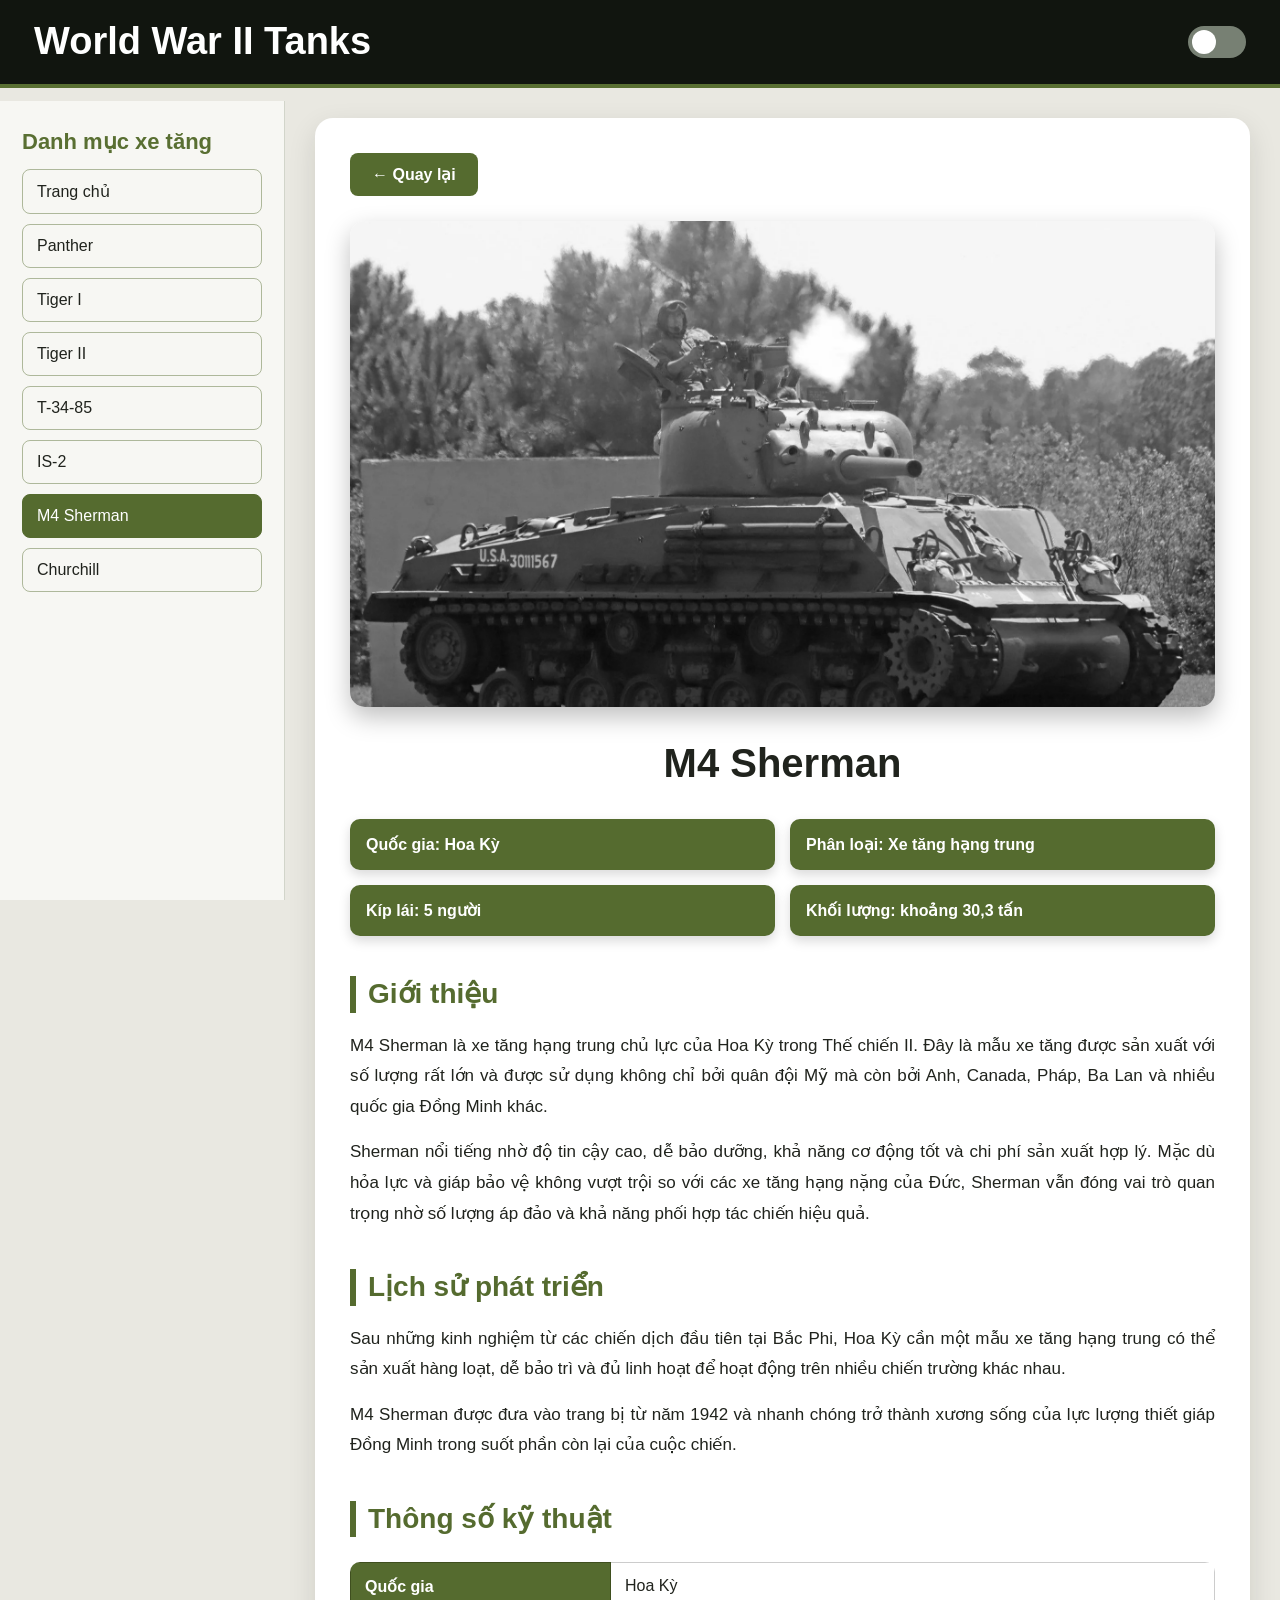
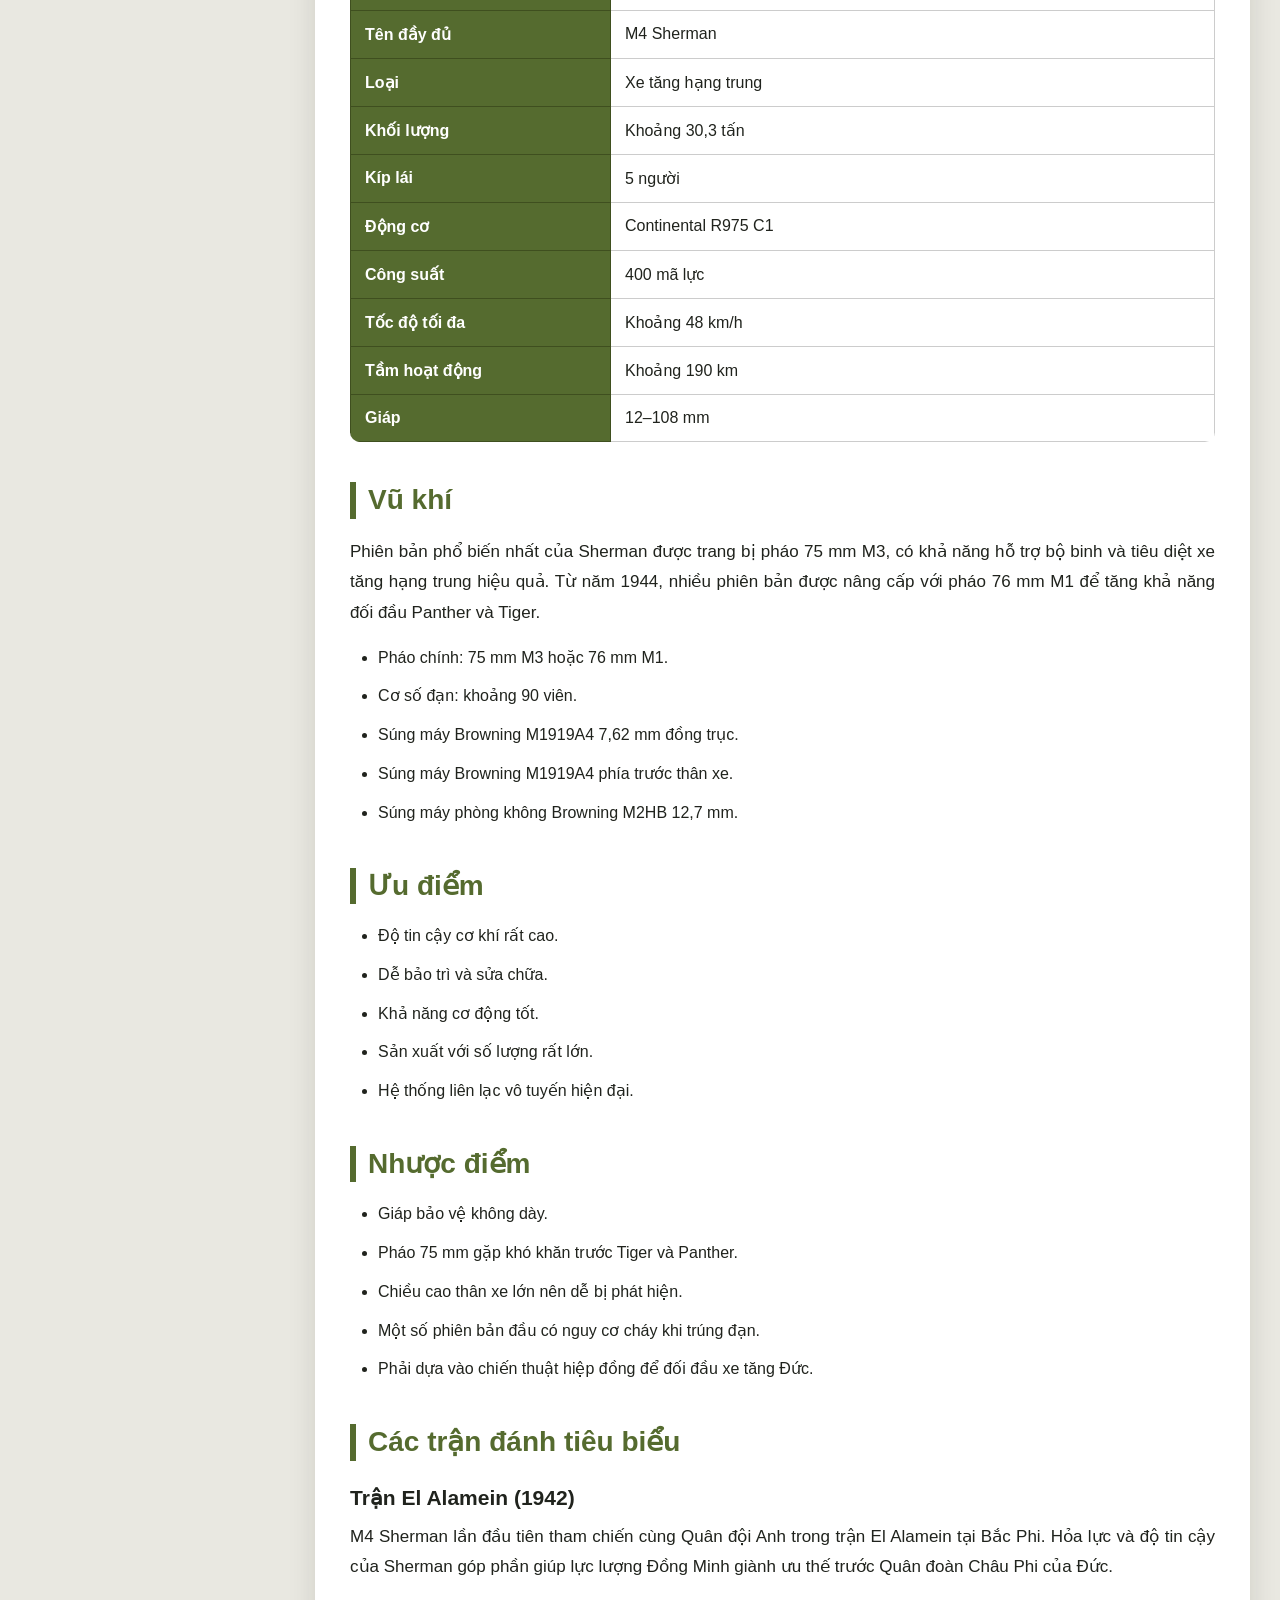
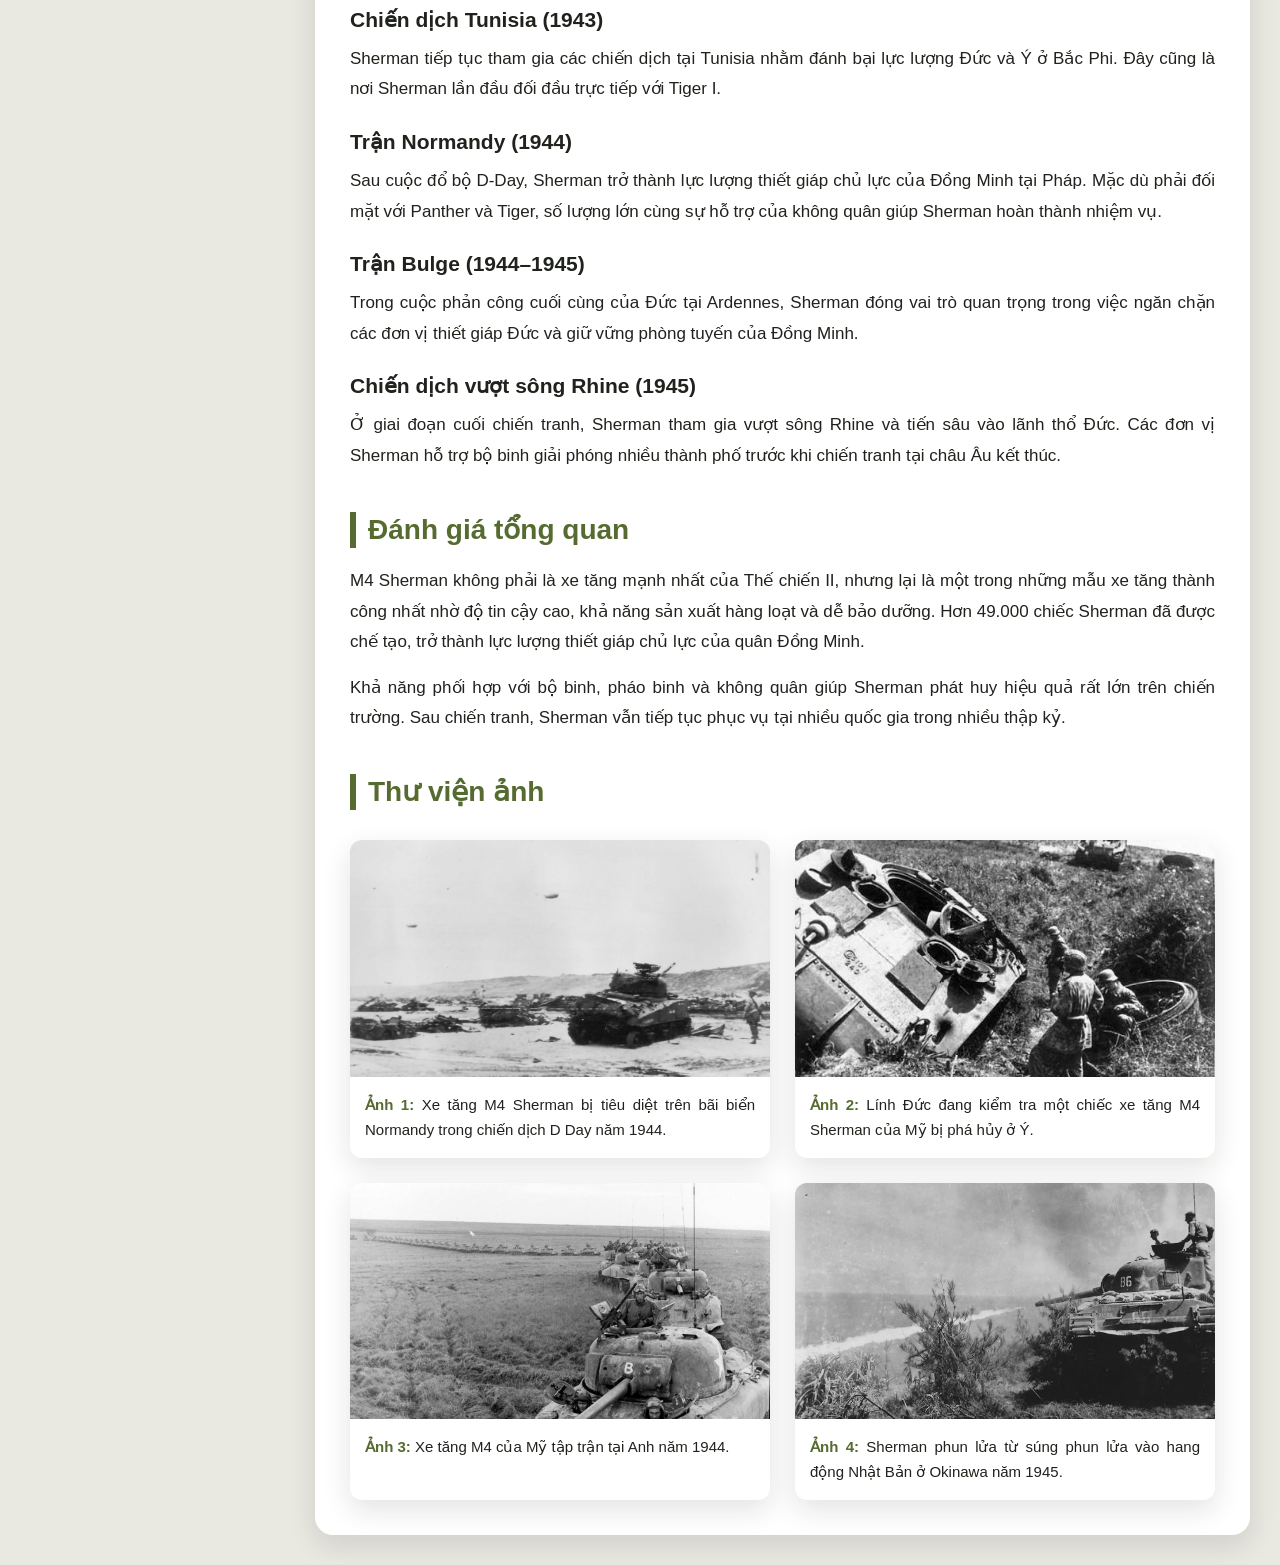
<file: tank/sherman.html>
<!DOCTYPE html>
<html lang="vi">

<head>

<meta charset="UTF-8">

<meta name="viewport"
content="width=device-width, initial-scale=1.0">

<title>M4 Sherman</title>

<link rel="stylesheet" href="../css/style.css">
<link rel="stylesheet" href="../css/detail.css">

</head>

<body>

<div class="container">

<header class="header">

<h1>World War II Tanks </h1>

<label class="switch">

<input type="checkbox" id="darkMode">

<span class="slider"></span>

</label>

</header>

<aside class="sidebar">

<h2>Danh mục xe tăng</h2>

<nav class="detail-menu">

<a href="../index.html">Trang chủ</a>

<a href="panther.html">Panther</a>

<a href="tiger1.html">Tiger I</a>

<a href="tiger2.html">Tiger II</a>

<a href="t3485.html">T-34-85</a>

<a href="is2.html">IS-2</a>

<a href="sherman.html" class="active">M4 Sherman</a>

<a href="churchill.html">Churchill </a>

</nav>

</aside>

<main class="main detail-main">

<article class="detail">

<a href="../index.html" class="back-btn">

← Quay lại

</a>

<img
src="../images/m41.jpg"
alt="M4 Sherman"
class="hero">

<h1>M4 Sherman</h1>

<div class="quick-info">

<div class="quick-item">

Quốc gia: Hoa Kỳ

</div>

<div class="quick-item">

Phân loại: Xe tăng hạng trung

</div>

<div class="quick-item">

Kíp lái: 5 người

</div>

<div class="quick-item">

Khối lượng: khoảng 30,3 tấn

</div>

</div>

<section>

<h2>Giới thiệu</h2>

<p>

M4 Sherman là xe tăng hạng trung chủ lực của Hoa Kỳ trong Thế chiến II.
Đây là mẫu xe tăng được sản xuất với số lượng rất lớn và được sử dụng
không chỉ bởi quân đội Mỹ mà còn bởi Anh, Canada, Pháp, Ba Lan và nhiều
quốc gia Đồng Minh khác.

</p>

<p>

Sherman nổi tiếng nhờ độ tin cậy cao, dễ bảo dưỡng, khả năng cơ động tốt
và chi phí sản xuất hợp lý. Mặc dù hỏa lực và giáp bảo vệ không vượt trội
so với các xe tăng hạng nặng của Đức, Sherman vẫn đóng vai trò quan trọng
nhờ số lượng áp đảo và khả năng phối hợp tác chiến hiệu quả.

</p>

</section>

<section>

<h2>Lịch sử phát triển</h2>

<p>

Sau những kinh nghiệm từ các chiến dịch đầu tiên tại Bắc Phi, Hoa Kỳ cần
một mẫu xe tăng hạng trung có thể sản xuất hàng loạt, dễ bảo trì và đủ
linh hoạt để hoạt động trên nhiều chiến trường khác nhau.

</p>

<p>

M4 Sherman được đưa vào trang bị từ năm 1942 và nhanh chóng trở thành
xương sống của lực lượng thiết giáp Đồng Minh trong suốt phần còn lại của
cuộc chiến.

</p>

</section>

<section>

<h2>Thông số kỹ thuật</h2>

<table class="spec">

<tr>

<th>Quốc gia</th>

<td>Hoa Kỳ</td>

</tr>

<tr>

<th>Tên đầy đủ</th>

<td>M4 Sherman</td>

</tr>

<tr>

<th>Loại</th>

<td>Xe tăng hạng trung</td>

</tr>

<tr>

<th>Khối lượng</th>

<td>Khoảng 30,3 tấn</td>

</tr>

<tr>

<th>Kíp lái</th>

<td>5 người</td>

</tr>

<tr>

<th>Động cơ</th>

<td>Continental R975 C1</td>

</tr>

<tr>

<th>Công suất</th>

<td>400 mã lực</td>

</tr>

<tr>

<th>Tốc độ tối đa</th>

<td>Khoảng 48 km/h</td>

</tr>

<tr>

<th>Tầm hoạt động</th>

<td>Khoảng 190 km</td>

</tr>

<tr>

<th>Giáp</th>

<td>12–108 mm</td>

</tr>

</table>

</section>

<section>

<h2>Vũ khí</h2>

<p>

Phiên bản phổ biến nhất của Sherman được trang bị pháo 75 mm M3, có khả
năng hỗ trợ bộ binh và tiêu diệt xe tăng hạng trung hiệu quả. Từ năm
1944, nhiều phiên bản được nâng cấp với pháo 76 mm M1 để tăng khả năng
đối đầu Panther và Tiger.

</p>

<ul>

<li>Pháo chính: 75 mm M3 hoặc 76 mm M1.</li>

<li>Cơ số đạn: khoảng 90 viên.</li>

<li>Súng máy Browning M1919A4 7,62 mm đồng trục.</li>

<li>Súng máy Browning M1919A4 phía trước thân xe.</li>

<li>Súng máy phòng không Browning M2HB 12,7 mm.</li>

</ul>

</section>

<section>

<h2>Ưu điểm</h2>

<ul>

<li>Độ tin cậy cơ khí rất cao.</li>

<li>Dễ bảo trì và sửa chữa.</li>

<li>Khả năng cơ động tốt.</li>

<li>Sản xuất với số lượng rất lớn.</li>

<li>Hệ thống liên lạc vô tuyến hiện đại.</li>

</ul>

</section>

<section>

<h2>Nhược điểm</h2>

<ul>

<li>Giáp bảo vệ không dày.</li>

<li>Pháo 75 mm gặp khó khăn trước Tiger và Panther.</li>

<li>Chiều cao thân xe lớn nên dễ bị phát hiện.</li>

<li>Một số phiên bản đầu có nguy cơ cháy khi trúng đạn.</li>

<li>Phải dựa vào chiến thuật hiệp đồng để đối đầu xe tăng Đức.</li>

</ul>

</section>
<section>

<h2>Các trận đánh tiêu biểu</h2>

<h3>Trận El Alamein (1942)</h3>

<p>

M4 Sherman lần đầu tiên tham chiến cùng Quân đội Anh trong trận El
Alamein tại Bắc Phi. Hỏa lực và độ tin cậy của Sherman góp phần giúp lực
lượng Đồng Minh giành ưu thế trước Quân đoàn Châu Phi của Đức.

</p>

<h3>Chiến dịch Tunisia (1943)</h3>

<p>

Sherman tiếp tục tham gia các chiến dịch tại Tunisia nhằm đánh bại lực
lượng Đức và Ý ở Bắc Phi. Đây cũng là nơi Sherman lần đầu đối đầu trực
tiếp với Tiger I.

</p>

<h3>Trận Normandy (1944)</h3>

<p>

Sau cuộc đổ bộ D-Day, Sherman trở thành lực lượng thiết giáp chủ lực của
Đồng Minh tại Pháp. Mặc dù phải đối mặt với Panther và Tiger, số lượng
lớn cùng sự hỗ trợ của không quân giúp Sherman hoàn thành nhiệm vụ.

</p>

<h3>Trận Bulge (1944–1945)</h3>

<p>

Trong cuộc phản công cuối cùng của Đức tại Ardennes, Sherman đóng vai
trò quan trọng trong việc ngăn chặn các đơn vị thiết giáp Đức và giữ
vững phòng tuyến của Đồng Minh.

</p>

<h3>Chiến dịch vượt sông Rhine (1945)</h3>

<p>

Ở giai đoạn cuối chiến tranh, Sherman tham gia vượt sông Rhine và tiến
sâu vào lãnh thổ Đức. Các đơn vị Sherman hỗ trợ bộ binh giải phóng nhiều
thành phố trước khi chiến tranh tại châu Âu kết thúc.

</p>

</section>

<section>

<h2>Đánh giá tổng quan</h2>

<p>

M4 Sherman không phải là xe tăng mạnh nhất của Thế chiến II, nhưng lại
là một trong những mẫu xe tăng thành công nhất nhờ độ tin cậy cao, khả
năng sản xuất hàng loạt và dễ bảo dưỡng. Hơn 49.000 chiếc Sherman đã
được chế tạo, trở thành lực lượng thiết giáp chủ lực của quân Đồng Minh.

</p>

<p>

Khả năng phối hợp với bộ binh, pháo binh và không quân giúp Sherman phát
huy hiệu quả rất lớn trên chiến trường. Sau chiến tranh, Sherman vẫn
tiếp tục phục vụ tại nhiều quốc gia trong nhiều thập kỷ.

</p>

</section>

<section>

<h2>Thư viện ảnh</h2>

<div class="gallery">

<figure class="gallery-item">

<img src="../images/m411.jpg" alt="M4 Sherman">

<figcaption>

<strong>Ảnh 1:</strong>

Xe tăng M4 Sherman bị tiêu diệt trên bãi biển Normandy trong chiến dịch D Day năm 1944.

</figcaption>

</figure>

<figure class="gallery-item">

<img src="../images/m412.jpg" alt="Sherman destroyed">

<figcaption>

<strong>Ảnh 2:</strong>

Lính Đức đang kiểm tra một chiếc xe tăng M4 Sherman của Mỹ bị phá hủy ở Ý.

</figcaption>

</figure>

<figure class="gallery-item">

<img src="../images/m413.jpg" alt="Sherman tại Anh">

<figcaption>

<strong>Ảnh 3:</strong>

Xe tăng M4 của Mỹ tập trận tại Anh năm 1944.

</figcaption>

</figure>

<figure class="gallery-item">

<img src="../images/m414.jpg" alt="Sherman FlameGun">

<figcaption>

<strong>Ảnh 4:</strong>

Sherman phun lửa từ súng phun lửa vào hang động Nhật Bản ở Okinawa năm 1945.

</figcaption>

</figure>

</div>

</section>

</article>

</main>

</div>

<script>

const darkMode = document.getElementById("darkMode");

if(localStorage.getItem("theme")==="dark"){

document.body.classList.add("dark");

darkMode.checked=true;

}

darkMode.addEventListener("change",function(){

document.body.classList.toggle("dark");

localStorage.setItem(

"theme",

document.body.classList.contains("dark") ? "dark" : "light"

);

});

</script>

</body>

</html>
</file>
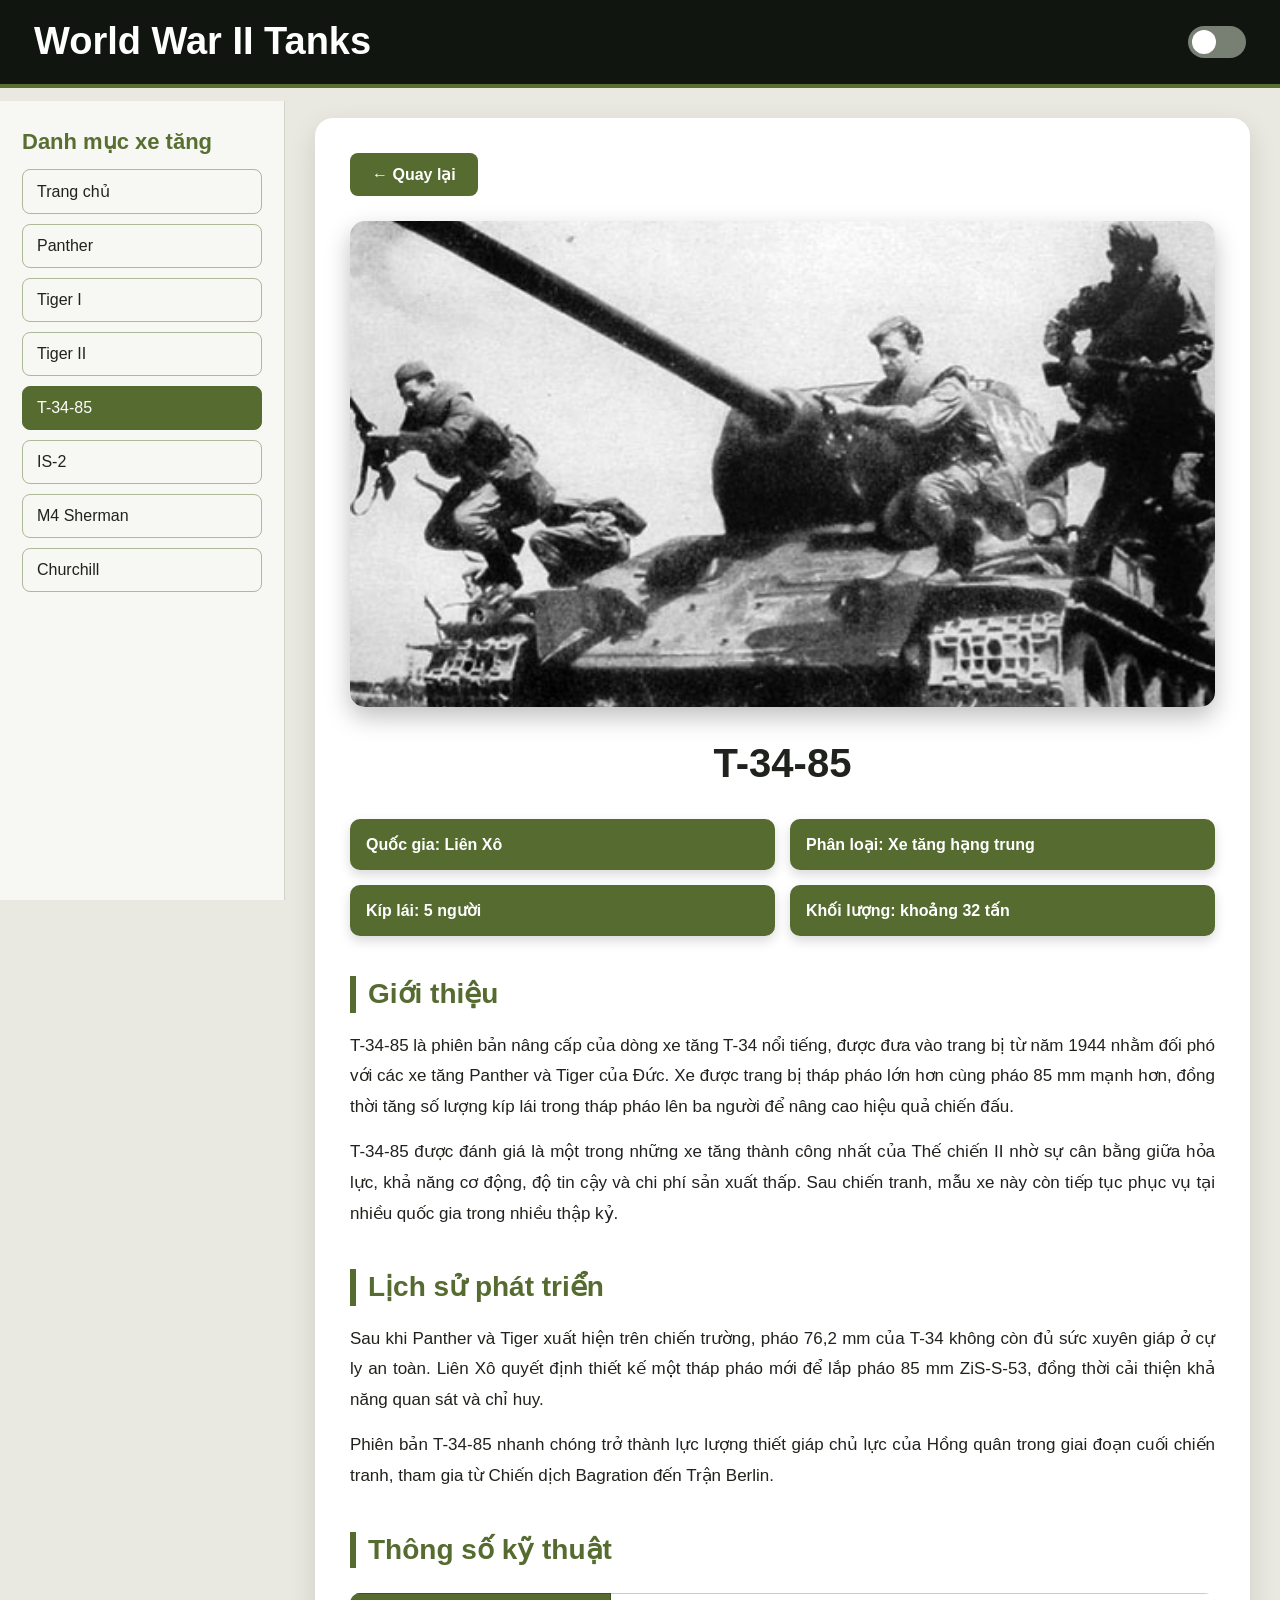
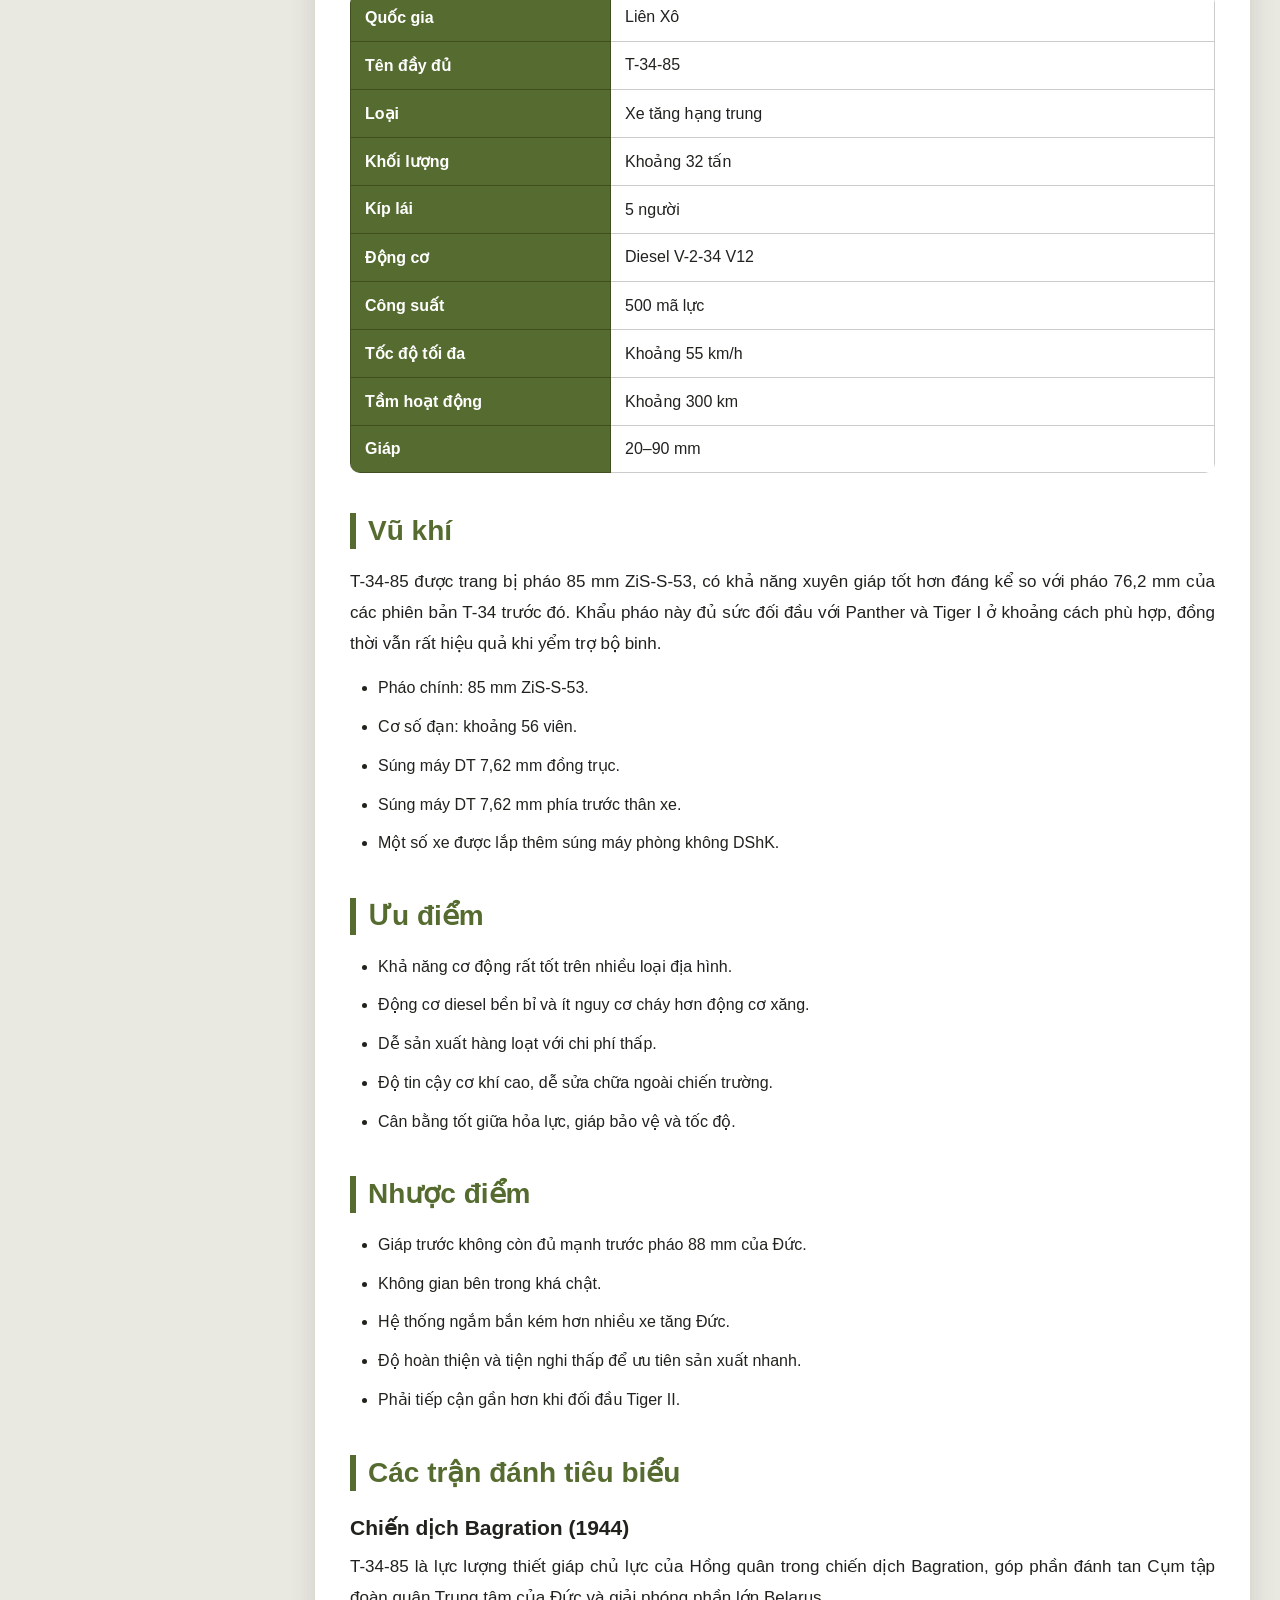
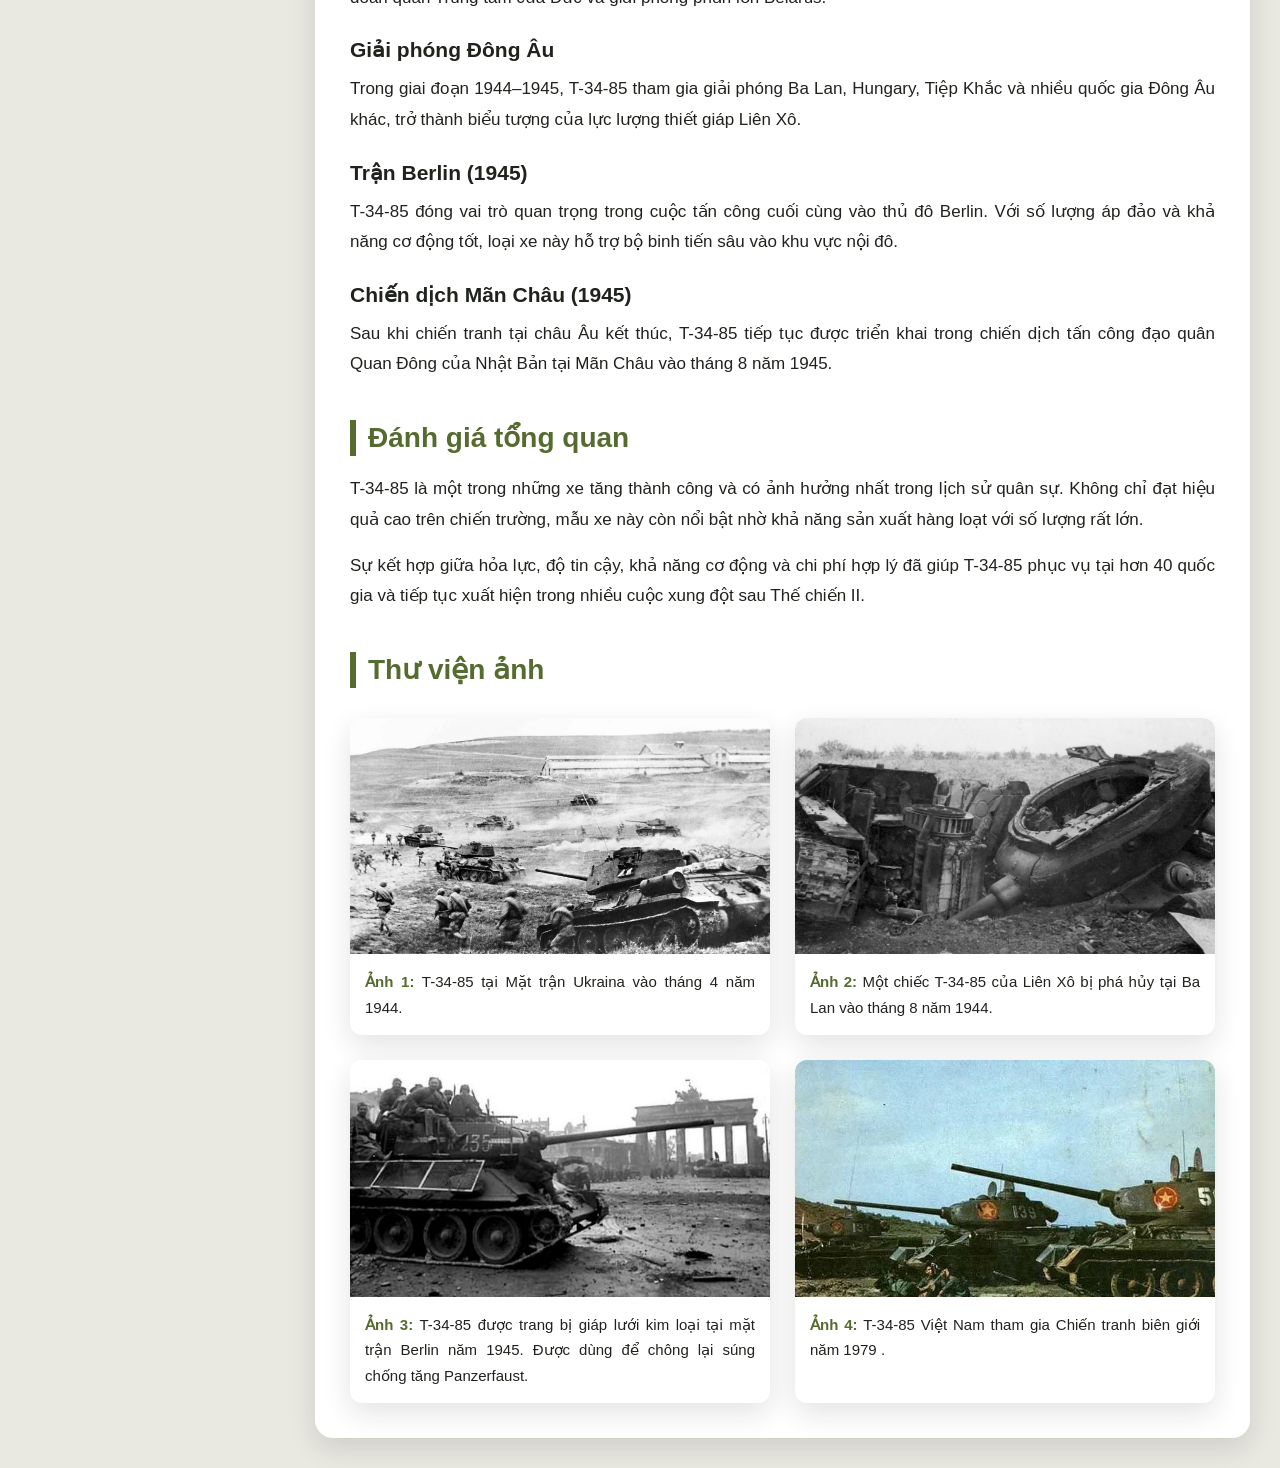
<file: tank/t3485.html>
<!DOCTYPE html>
<html lang="vi">

<head>

<meta charset="UTF-8">

<meta name="viewport"
content="width=device-width, initial-scale=1.0">

<title>T-34-85</title>

<link rel="stylesheet" href="../css/style.css">
<link rel="stylesheet" href="../css/detail.css">

</head>

<body>

<div class="container">

<header class="header">

<h1>World War II Tanks </h1>

<label class="switch">

<input type="checkbox" id="darkMode">

<span class="slider"></span>

</label>

</header>

<aside class="sidebar">

<h2>Danh mục xe tăng</h2>

<nav class="detail-menu">

<a href="../index.html">Trang chủ</a>

<a href="panther.html">Panther</a>

<a href="tiger1.html">Tiger I</a>

<a href="tiger2.html">Tiger II</a>

<a href="t3485.html" class="active">T-34-85</a>

<a href="is2.html">IS-2</a>

<a href="sherman.html">M4 Sherman</a>

<a href="churchill.html">Churchill </a>

</nav>

</aside>

<main class="main detail-main">

<article class="detail">

<a href="../index.html" class="back-btn">

← Quay lại

</a>

<img
src="../images/t34851.jpg"
alt="T-34-85"
class="hero">

<h1>T-34-85</h1>

<div class="quick-info">

<div class="quick-item">

Quốc gia: Liên Xô

</div>

<div class="quick-item">

Phân loại: Xe tăng hạng trung

</div>

<div class="quick-item">

Kíp lái: 5 người

</div>

<div class="quick-item">

Khối lượng: khoảng 32 tấn

</div>

</div>

<section>

<h2>Giới thiệu</h2>

<p>

T-34-85 là phiên bản nâng cấp của dòng xe tăng T-34 nổi tiếng, được đưa
vào trang bị từ năm 1944 nhằm đối phó với các xe tăng Panther và Tiger
của Đức. Xe được trang bị tháp pháo lớn hơn cùng pháo 85 mm mạnh hơn,
đồng thời tăng số lượng kíp lái trong tháp pháo lên ba người để nâng cao
hiệu quả chiến đấu.

</p>

<p>

T-34-85 được đánh giá là một trong những xe tăng thành công nhất của
Thế chiến II nhờ sự cân bằng giữa hỏa lực, khả năng cơ động, độ tin cậy
và chi phí sản xuất thấp. Sau chiến tranh, mẫu xe này còn tiếp tục phục
vụ tại nhiều quốc gia trong nhiều thập kỷ.

</p>

</section>

<section>

<h2>Lịch sử phát triển</h2>

<p>

Sau khi Panther và Tiger xuất hiện trên chiến trường, pháo 76,2 mm của
T-34 không còn đủ sức xuyên giáp ở cự ly an toàn. Liên Xô quyết định
thiết kế một tháp pháo mới để lắp pháo 85 mm ZiS-S-53, đồng thời cải
thiện khả năng quan sát và chỉ huy.

</p>

<p>

Phiên bản T-34-85 nhanh chóng trở thành lực lượng thiết giáp chủ lực của
Hồng quân trong giai đoạn cuối chiến tranh, tham gia từ Chiến dịch
Bagration đến Trận Berlin.

</p>

</section>

<section>

<h2>Thông số kỹ thuật</h2>

<table class="spec">

<tr>

<th>Quốc gia</th>

<td>Liên Xô</td>

</tr>

<tr>

<th>Tên đầy đủ</th>

<td>T-34-85</td>

</tr>

<tr>

<th>Loại</th>

<td>Xe tăng hạng trung</td>

</tr>

<tr>

<th>Khối lượng</th>

<td>Khoảng 32 tấn</td>

</tr>

<tr>

<th>Kíp lái</th>

<td>5 người</td>

</tr>

<tr>

<th>Động cơ</th>

<td>Diesel V-2-34 V12</td>

</tr>

<tr>

<th>Công suất</th>

<td>500 mã lực</td>

</tr>

<tr>

<th>Tốc độ tối đa</th>

<td>Khoảng 55 km/h</td>

</tr>

<tr>

<th>Tầm hoạt động</th>

<td>Khoảng 300 km</td>

</tr>

<tr>

<th>Giáp</th>

<td>20–90 mm</td>

</tr>

</table>
    <section>

<h2>Vũ khí</h2>

<p>

T-34-85 được trang bị pháo 85 mm ZiS-S-53, có khả năng xuyên giáp tốt
hơn đáng kể so với pháo 76,2 mm của các phiên bản T-34 trước đó. Khẩu
pháo này đủ sức đối đầu với Panther và Tiger I ở khoảng cách phù hợp,
đồng thời vẫn rất hiệu quả khi yểm trợ bộ binh.

</p>

<ul>

<li>Pháo chính: 85 mm ZiS-S-53.</li>

<li>Cơ số đạn: khoảng 56 viên.</li>

<li>Súng máy DT 7,62 mm đồng trục.</li>

<li>Súng máy DT 7,62 mm phía trước thân xe.</li>

<li>Một số xe được lắp thêm súng máy phòng không DShK.</li>

</ul>

</section>

<section>

<h2>Ưu điểm</h2>

<ul>

<li>Khả năng cơ động rất tốt trên nhiều loại địa hình.</li>

<li>Động cơ diesel bền bỉ và ít nguy cơ cháy hơn động cơ xăng.</li>

<li>Dễ sản xuất hàng loạt với chi phí thấp.</li>

<li>Độ tin cậy cơ khí cao, dễ sửa chữa ngoài chiến trường.</li>

<li>Cân bằng tốt giữa hỏa lực, giáp bảo vệ và tốc độ.</li>

</ul>

</section>

<section>

<h2>Nhược điểm</h2>

<ul>

<li>Giáp trước không còn đủ mạnh trước pháo 88 mm của Đức.</li>

<li>Không gian bên trong khá chật.</li>

<li>Hệ thống ngắm bắn kém hơn nhiều xe tăng Đức.</li>

<li>Độ hoàn thiện và tiện nghi thấp để ưu tiên sản xuất nhanh.</li>

<li>Phải tiếp cận gần hơn khi đối đầu Tiger II.</li>

</ul>

</section>

<section>

<h2>Các trận đánh tiêu biểu</h2>

<h3>Chiến dịch Bagration (1944)</h3>

<p>

T-34-85 là lực lượng thiết giáp chủ lực của Hồng quân trong chiến dịch
Bagration, góp phần đánh tan Cụm tập đoàn quân Trung tâm của Đức và giải
phóng phần lớn Belarus.

</p>

<h3>Giải phóng Đông Âu</h3>

<p>

Trong giai đoạn 1944–1945, T-34-85 tham gia giải phóng Ba Lan, Hungary,
Tiệp Khắc và nhiều quốc gia Đông Âu khác, trở thành biểu tượng của lực
lượng thiết giáp Liên Xô.

</p>

<h3>Trận Berlin (1945)</h3>

<p>

T-34-85 đóng vai trò quan trọng trong cuộc tấn công cuối cùng vào thủ đô
Berlin. Với số lượng áp đảo và khả năng cơ động tốt, loại xe này hỗ trợ
bộ binh tiến sâu vào khu vực nội đô.

</p>

<h3>Chiến dịch Mãn Châu (1945)</h3>

<p>

Sau khi chiến tranh tại châu Âu kết thúc, T-34-85 tiếp tục được triển
khai trong chiến dịch tấn công đạo quân Quan Đông của Nhật Bản tại Mãn
Châu vào tháng 8 năm 1945.

</p>

</section>

<section>

<h2>Đánh giá tổng quan</h2>

<p>

T-34-85 là một trong những xe tăng thành công và có ảnh hưởng nhất trong
lịch sử quân sự. Không chỉ đạt hiệu quả cao trên chiến trường, mẫu xe
này còn nổi bật nhờ khả năng sản xuất hàng loạt với số lượng rất lớn.

</p>

<p>

Sự kết hợp giữa hỏa lực, độ tin cậy, khả năng cơ động và chi phí hợp lý
đã giúp T-34-85 phục vụ tại hơn 40 quốc gia và tiếp tục xuất hiện trong
nhiều cuộc xung đột sau Thế chiến II.

</p>

</section>

<section>

<h2>Thư viện ảnh</h2>

<div class="gallery">

<figure class="gallery-item">

<img src="../images/t348511.jpg"
alt="T-34-85 Ukr">

<figcaption>

<strong>Ảnh 1:</strong>

T-34-85 tại Mặt trận Ukraina vào tháng 4 năm 1944.

</figcaption>

</figure>

<figure class="gallery-item">

<img src="../images/t348512.jpg"
alt="T-34-85 Ba Lan">

<figcaption>

<strong>Ảnh 2:</strong>

Một chiếc T-34-85 của Liên Xô bị phá hủy tại Ba Lan vào tháng 8 năm 1944.

</figcaption>

</figure>

<figure class="gallery-item">

<img src="../images/t348513.jpg"
alt="T-34-85 berlin">

<figcaption>

<strong>Ảnh 3:</strong>

T-34-85 được trang bị giáp lưới kim loại tại mặt trận Berlin năm 1945. Được dùng để chông lại súng chống tăng Panzerfaust.

</figcaption>

</figure>

<figure class="gallery-item">

<img src="../images/t348514.jpg"
alt="T-34-85 vietnam">

<figcaption>

<strong>Ảnh 4:</strong>

T-34-85 Việt Nam tham gia Chiến tranh biên giới năm 1979 .

</figcaption>

</figure>

</div>

</section>

</article>

</main>

</div>

<script>

const darkMode = document.getElementById("darkMode");

if(localStorage.getItem("theme")==="dark"){

document.body.classList.add("dark");

darkMode.checked=true;

}

darkMode.addEventListener("change",function(){

document.body.classList.toggle("dark");

localStorage.setItem(

"theme",

document.body.classList.contains("dark") ? "dark":"light"

);

});

</script>

</body>

</html>

</section>
</file>
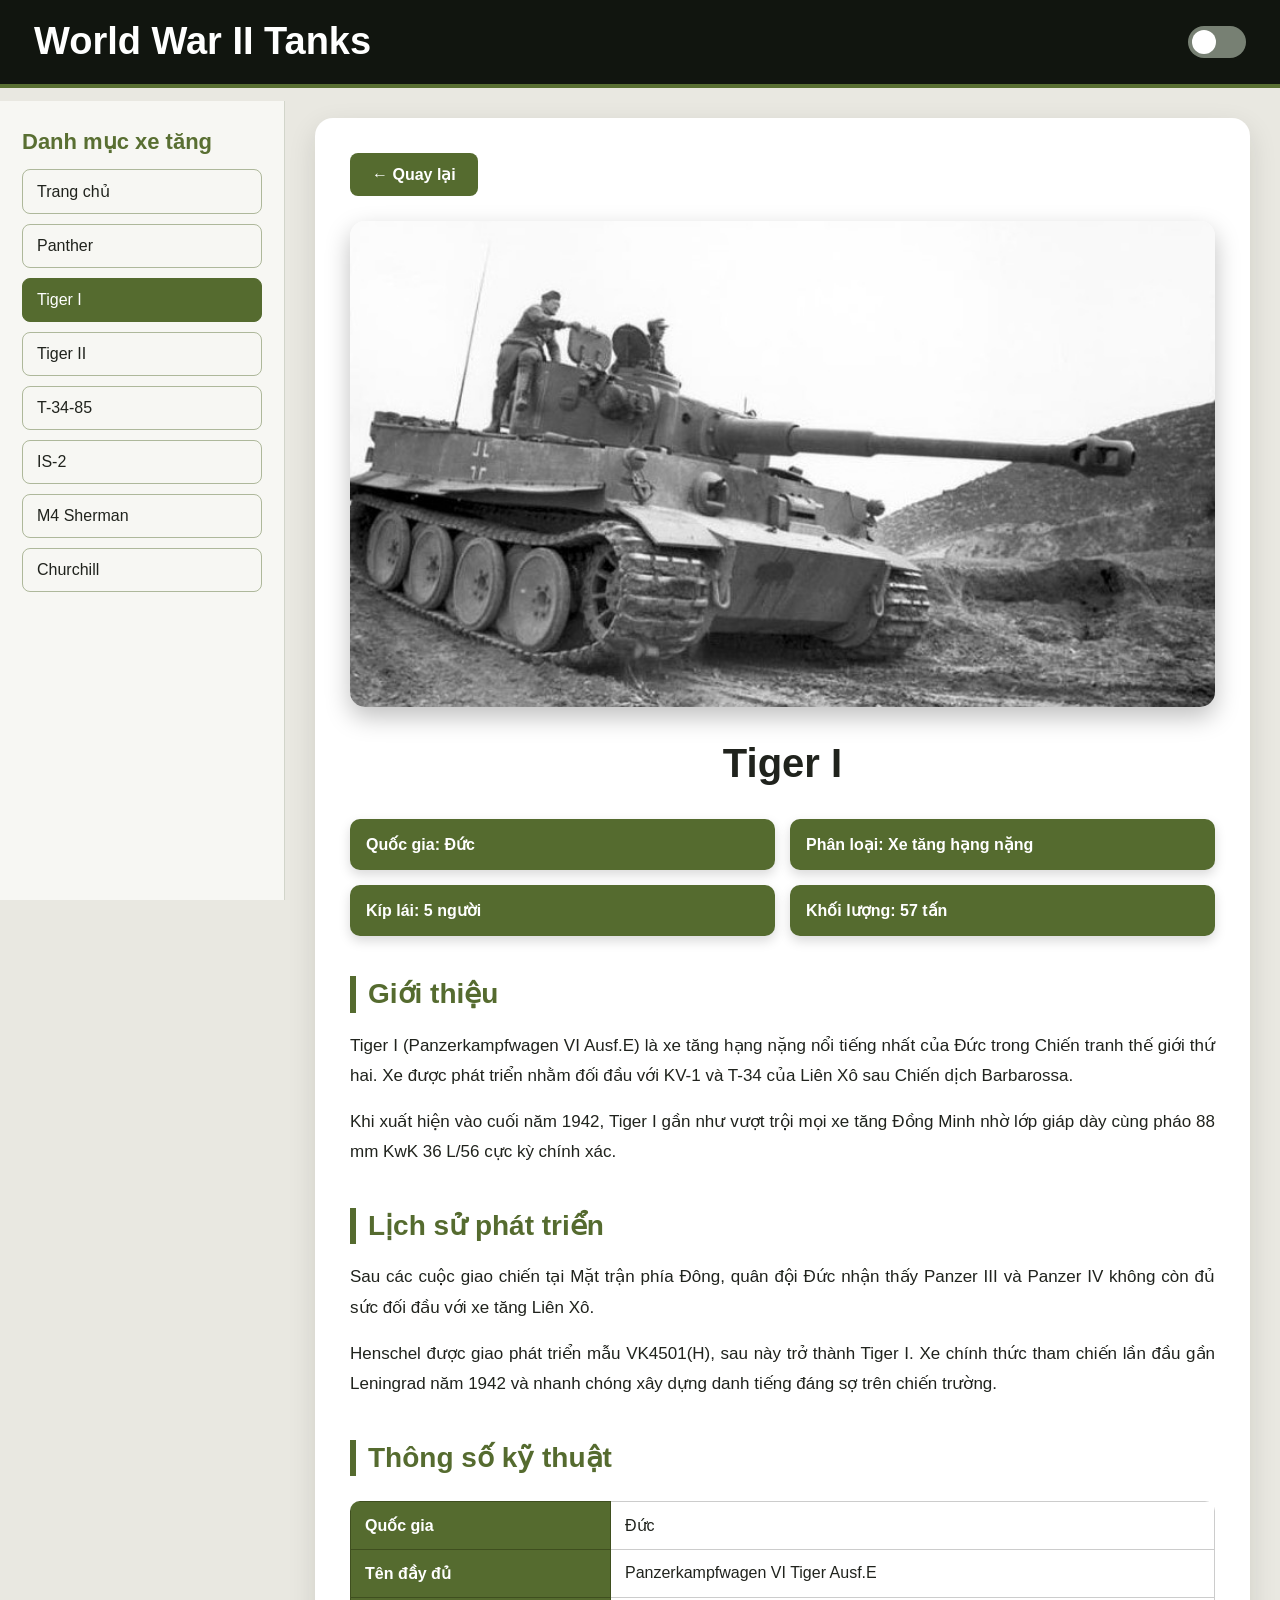
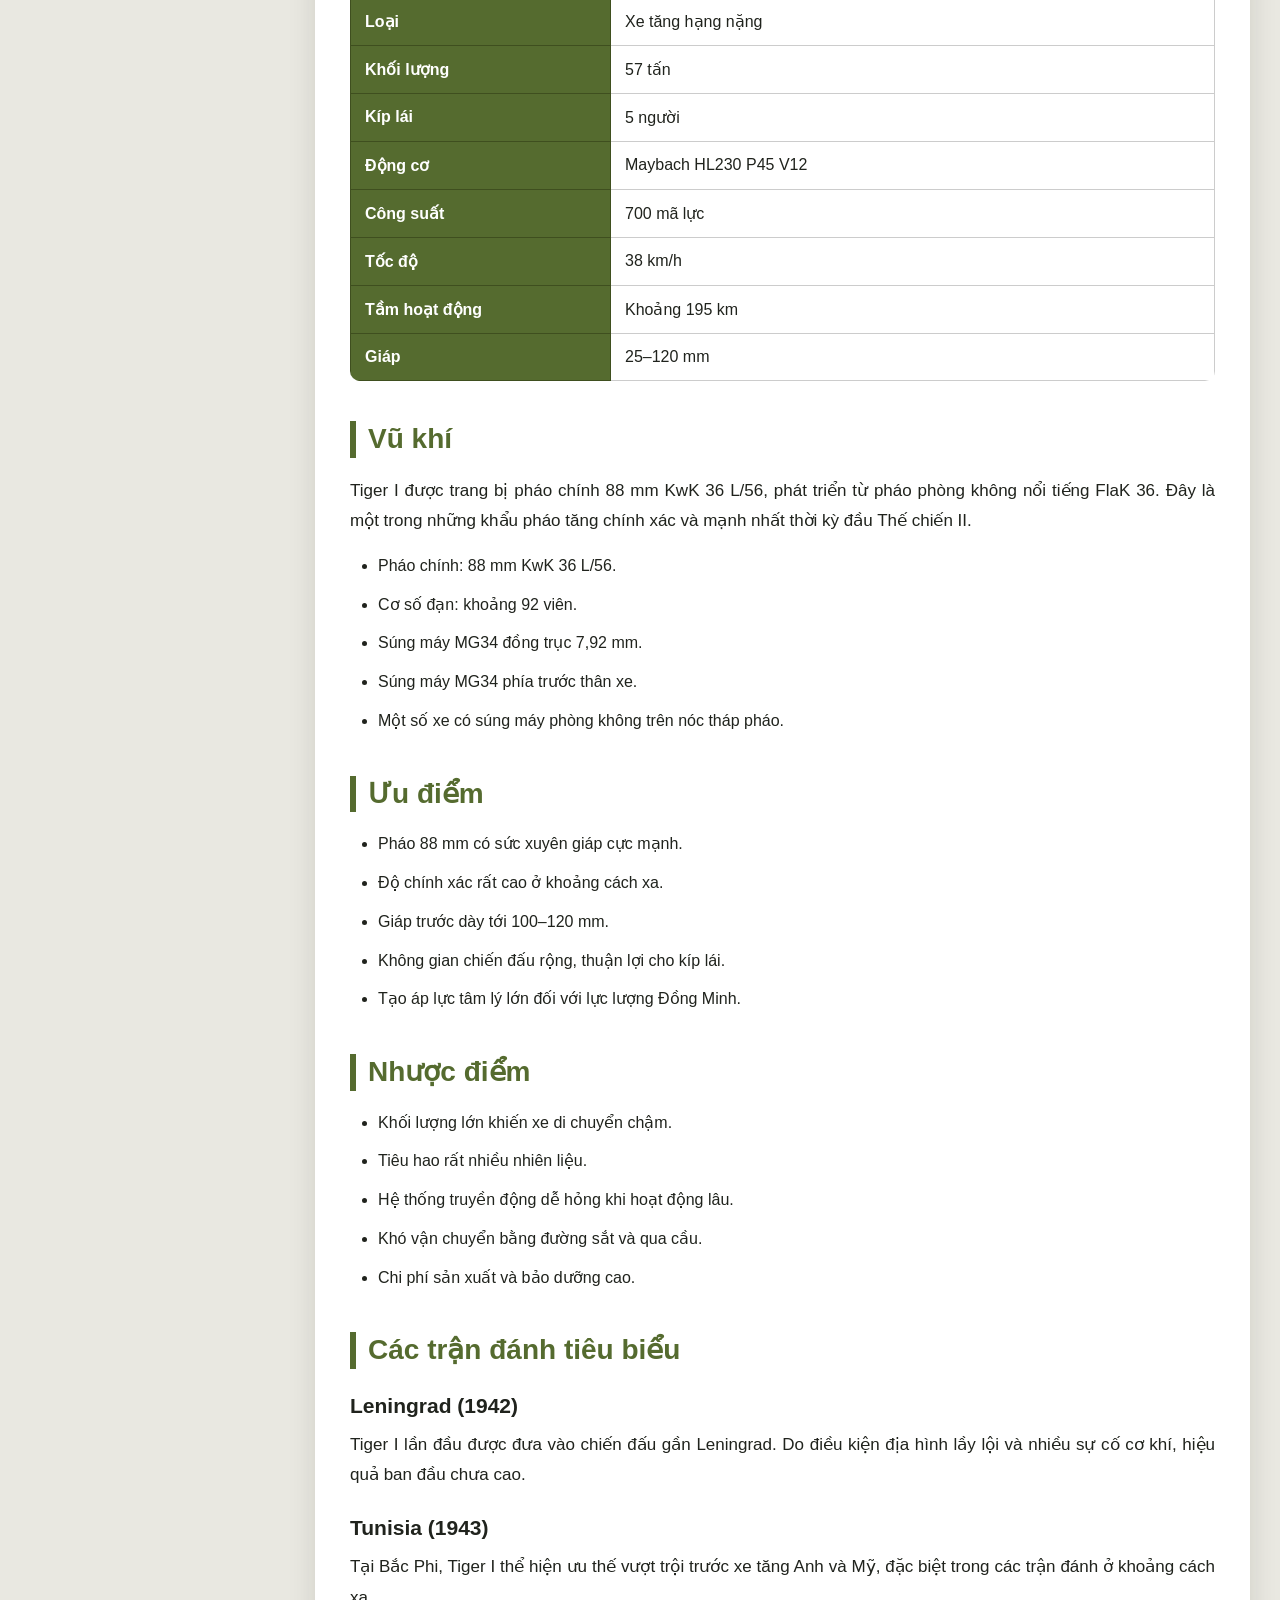
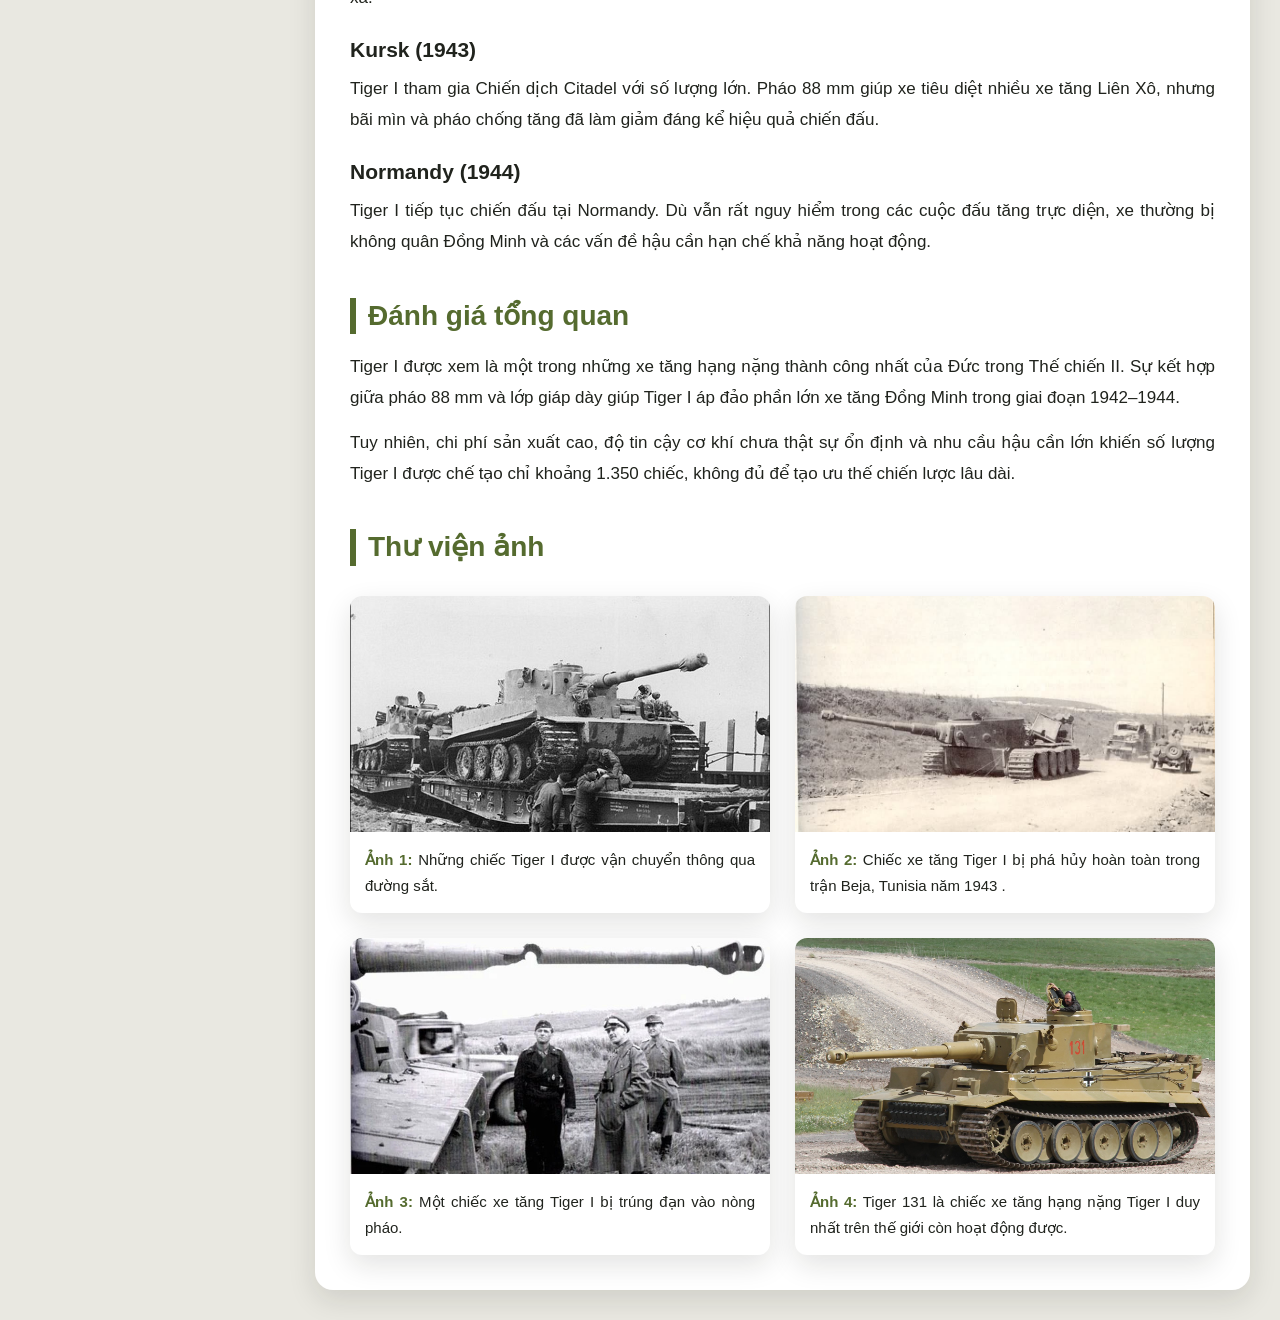
<file: tank/tiger1.html>
<!DOCTYPE html>
<html lang="vi">

<head>

    <meta charset="UTF-8">

    <meta name="viewport"
          content="width=device-width, initial-scale=1.0">

    <title>Tiger I</title>

    <link rel="stylesheet" href="../css/style.css">
    <link rel="stylesheet" href="../css/detail.css">

</head>

<body>

<div class="container">

<header class="header">

    <h1>World War II Tanks </h1>

    <label class="switch">

        <input type="checkbox" id="darkMode">

        <span class="slider"></span>

    </label>

</header>

<aside class="sidebar">

    <h2>Danh mục xe tăng</h2>

    <nav class="detail-menu">

        <a href="../index.html">Trang chủ</a>

        <a href="panther.html">Panther</a>

        <a href="tiger1.html" class="active">Tiger I</a>

        <a href="tiger2.html">Tiger II</a>

        <a href="t3485.html">T-34-85</a>

        <a href="is2.html">IS-2</a>

        <a href="sherman.html">M4 Sherman</a>

        <a href="churchill.html">Churchill </a>

    </nav>

</aside>

<main class="main detail-main">

<article class="detail">

<a href="../index.html" class="back-btn">
← Quay lại
</a>

<img
src="../images/Tiger11.jpg"
alt="Tiger I"
class="hero">

<h1>Tiger I</h1>

<div class="quick-info">

<div class="quick-item">
Quốc gia: Đức
</div>

<div class="quick-item">
Phân loại: Xe tăng hạng nặng
</div>

<div class="quick-item">
Kíp lái: 5 người
</div>

<div class="quick-item">
Khối lượng: 57 tấn
</div>

</div>

<section>

<h2>Giới thiệu</h2>

<p>

Tiger I (Panzerkampfwagen VI Ausf.E) là xe tăng hạng nặng nổi tiếng nhất
của Đức trong Chiến tranh thế giới thứ hai. Xe được phát triển nhằm đối
đầu với KV-1 và T-34 của Liên Xô sau Chiến dịch Barbarossa.

</p>

<p>

Khi xuất hiện vào cuối năm 1942, Tiger I gần như vượt trội mọi xe tăng
Đồng Minh nhờ lớp giáp dày cùng pháo 88 mm KwK 36 L/56 cực kỳ chính xác.

</p>

</section>

<section>

<h2>Lịch sử phát triển</h2>

<p>

Sau các cuộc giao chiến tại Mặt trận phía Đông, quân đội Đức nhận thấy
Panzer III và Panzer IV không còn đủ sức đối đầu với xe tăng Liên Xô.

</p>

<p>

Henschel được giao phát triển mẫu VK4501(H), sau này trở thành Tiger I.
Xe chính thức tham chiến lần đầu gần Leningrad năm 1942 và nhanh chóng
xây dựng danh tiếng đáng sợ trên chiến trường.

</p>

</section>

<section>

<h2>Thông số kỹ thuật</h2>

<table class="spec">

<tr>

<th>Quốc gia</th>

<td>Đức</td>

</tr>

<tr>

<th>Tên đầy đủ</th>

<td>Panzerkampfwagen VI Tiger Ausf.E</td>

</tr>

<tr>

<th>Loại</th>

<td>Xe tăng hạng nặng</td>

</tr>

<tr>

<th>Khối lượng</th>

<td>57 tấn</td>

</tr>

<tr>

<th>Kíp lái</th>

<td>5 người</td>

</tr>

<tr>

<th>Động cơ</th>

<td>Maybach HL230 P45 V12</td>

</tr>

<tr>

<th>Công suất</th>

<td>700 mã lực</td>

</tr>

<tr>

<th>Tốc độ</th>

<td>38 km/h</td>

</tr>

<tr>

<th>Tầm hoạt động</th>

<td>Khoảng 195 km</td>

</tr>

<tr>

<th>Giáp</th>

<td>25–120 mm</td>

</tr>

</table>

</section>
<section>

<h2>Vũ khí</h2>

<p>

Tiger I được trang bị pháo chính 88 mm KwK 36 L/56, phát triển từ pháo
phòng không nổi tiếng FlaK 36. Đây là một trong những khẩu pháo tăng
chính xác và mạnh nhất thời kỳ đầu Thế chiến II.

</p>

<ul>

<li>Pháo chính: 88 mm KwK 36 L/56.</li>

<li>Cơ số đạn: khoảng 92 viên.</li>

<li>Súng máy MG34 đồng trục 7,92 mm.</li>

<li>Súng máy MG34 phía trước thân xe.</li>

<li>Một số xe có súng máy phòng không trên nóc tháp pháo.</li>

</ul>

</section>

<section>

<h2>Ưu điểm</h2>

<ul>

<li>Pháo 88 mm có sức xuyên giáp cực mạnh.</li>

<li>Độ chính xác rất cao ở khoảng cách xa.</li>

<li>Giáp trước dày tới 100–120 mm.</li>

<li>Không gian chiến đấu rộng, thuận lợi cho kíp lái.</li>

<li>Tạo áp lực tâm lý lớn đối với lực lượng Đồng Minh.</li>

</ul>

</section>

<section>

<h2>Nhược điểm</h2>

<ul>

<li>Khối lượng lớn khiến xe di chuyển chậm.</li>

<li>Tiêu hao rất nhiều nhiên liệu.</li>

<li>Hệ thống truyền động dễ hỏng khi hoạt động lâu.</li>

<li>Khó vận chuyển bằng đường sắt và qua cầu.</li>

<li>Chi phí sản xuất và bảo dưỡng cao.</li>

</ul>

</section>

<section>

<h2>Các trận đánh tiêu biểu</h2>

<h3>Leningrad (1942)</h3>

<p>

Tiger I lần đầu được đưa vào chiến đấu gần Leningrad. Do điều kiện địa
hình lầy lội và nhiều sự cố cơ khí, hiệu quả ban đầu chưa cao.

</p>

<h3>Tunisia (1943)</h3>

<p>

Tại Bắc Phi, Tiger I thể hiện ưu thế vượt trội trước xe tăng Anh và Mỹ,
đặc biệt trong các trận đánh ở khoảng cách xa.

</p>

<h3>Kursk (1943)</h3>

<p>

Tiger I tham gia Chiến dịch Citadel với số lượng lớn. Pháo 88 mm giúp
xe tiêu diệt nhiều xe tăng Liên Xô, nhưng bãi mìn và pháo chống tăng đã
làm giảm đáng kể hiệu quả chiến đấu.

</p>

<h3>Normandy (1944)</h3>

<p>

Tiger I tiếp tục chiến đấu tại Normandy. Dù vẫn rất nguy hiểm trong các
cuộc đấu tăng trực diện, xe thường bị không quân Đồng Minh và các vấn đề
hậu cần hạn chế khả năng hoạt động.

</p>

</section>

<section>

<h2>Đánh giá tổng quan</h2>

<p>

Tiger I được xem là một trong những xe tăng hạng nặng thành công nhất
của Đức trong Thế chiến II. Sự kết hợp giữa pháo 88 mm và lớp giáp dày
giúp Tiger I áp đảo phần lớn xe tăng Đồng Minh trong giai đoạn 1942–1944.

</p>

<p>

Tuy nhiên, chi phí sản xuất cao, độ tin cậy cơ khí chưa thật sự ổn định
và nhu cầu hậu cần lớn khiến số lượng Tiger I được chế tạo chỉ khoảng
1.350 chiếc, không đủ để tạo ưu thế chiến lược lâu dài.

</p>

</section>

<section>

<h2>Thư viện ảnh</h2>

<div class="gallery">

<figure class="gallery-item">

<img src="../images/Tiger111.jpg" alt="Tiger I vận chuyển">

<figcaption>

<strong>Ảnh 1:</strong>
Những chiếc Tiger I được vận chuyển thông qua đường sắt.

</figcaption>

</figure>

<figure class="gallery-item">

<img src="../images/Tiger112.jpg" alt="Tiger I Tunisia">

<figcaption>

<strong>Ảnh 2:</strong>
Chiếc xe tăng Tiger I bị phá hủy hoàn toàn trong trận Beja, Tunisia năm 1943 .

</figcaption>

</figure>

<figure class="gallery-item">

<img src="../images/Tiger113.jpg" alt="Tiger I trúng đạn">

<figcaption>

<strong>Ảnh 3:</strong>
Một chiếc xe tăng Tiger I bị trúng đạn vào nòng pháo.

</figcaption>

</figure>

<figure class="gallery-item">

<img src="../images/Tiger114.jpg" alt="Tiger I còn hoạt động">

<figcaption>

<strong>Ảnh 4:</strong>
Tiger 131 là chiếc xe tăng hạng nặng Tiger I duy nhất trên thế giới còn hoạt động được.

</figcaption>

</figure>

</div>

</section>

</article>

</main>

</div>

<script>

const darkMode = document.getElementById("darkMode");

if(localStorage.getItem("theme")==="dark"){

document.body.classList.add("dark");

darkMode.checked=true;

}

darkMode.addEventListener("change",function(){

document.body.classList.toggle("dark");

localStorage.setItem(

"theme",

document.body.classList.contains("dark") ? "dark" : "light"

);

});

</script>

</body>

</html>
</file>
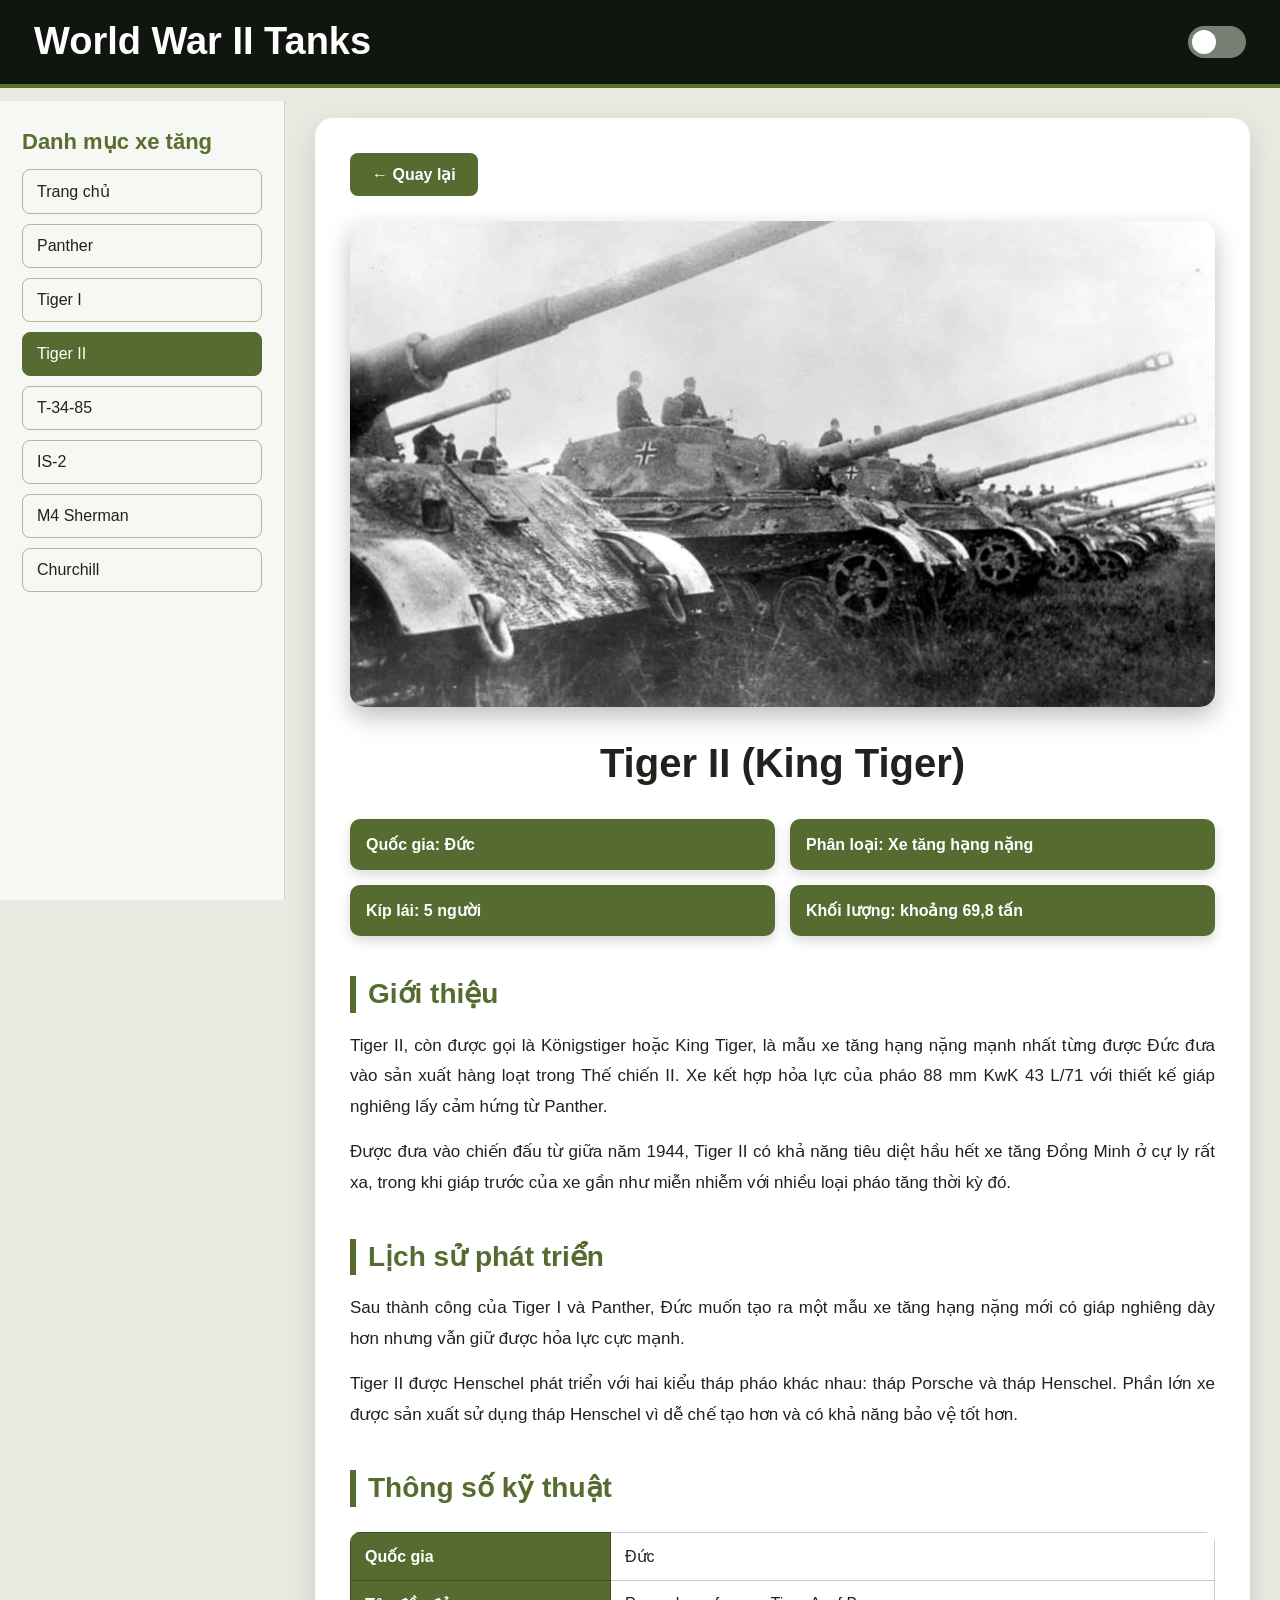
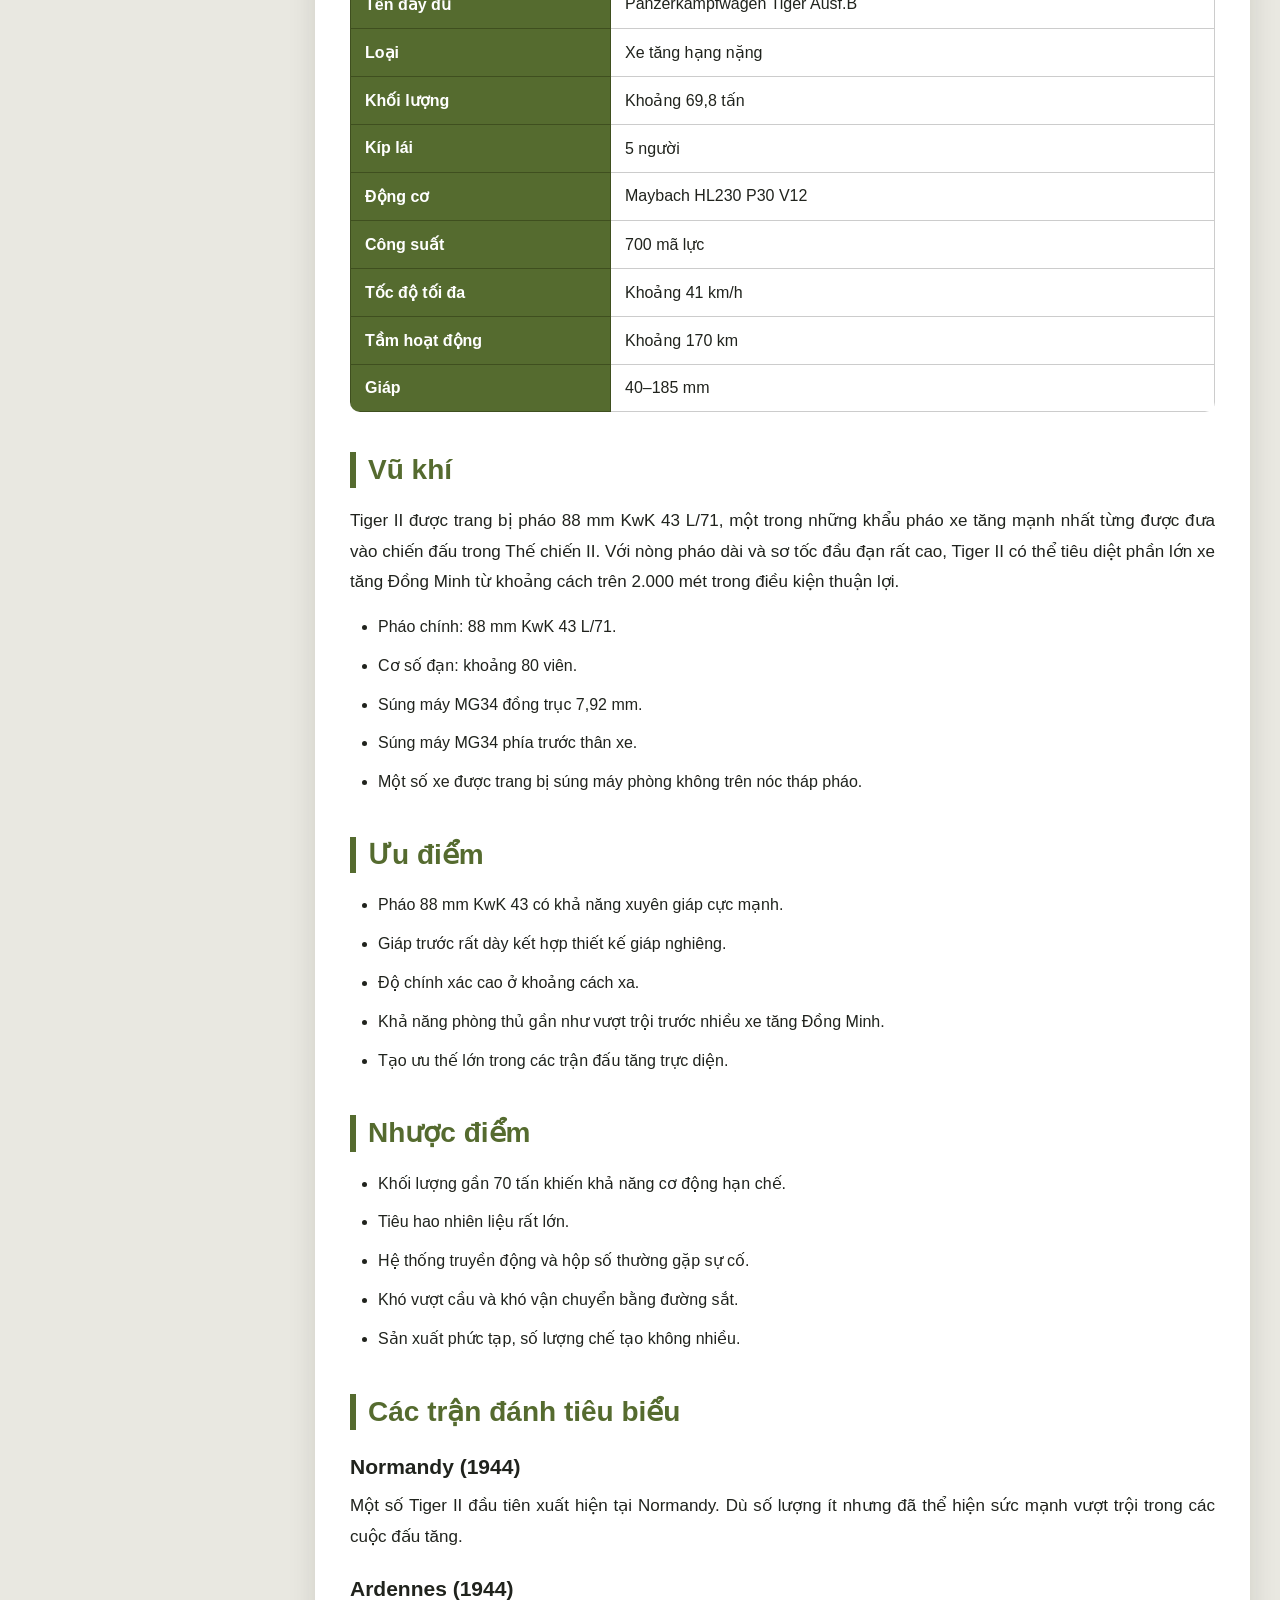
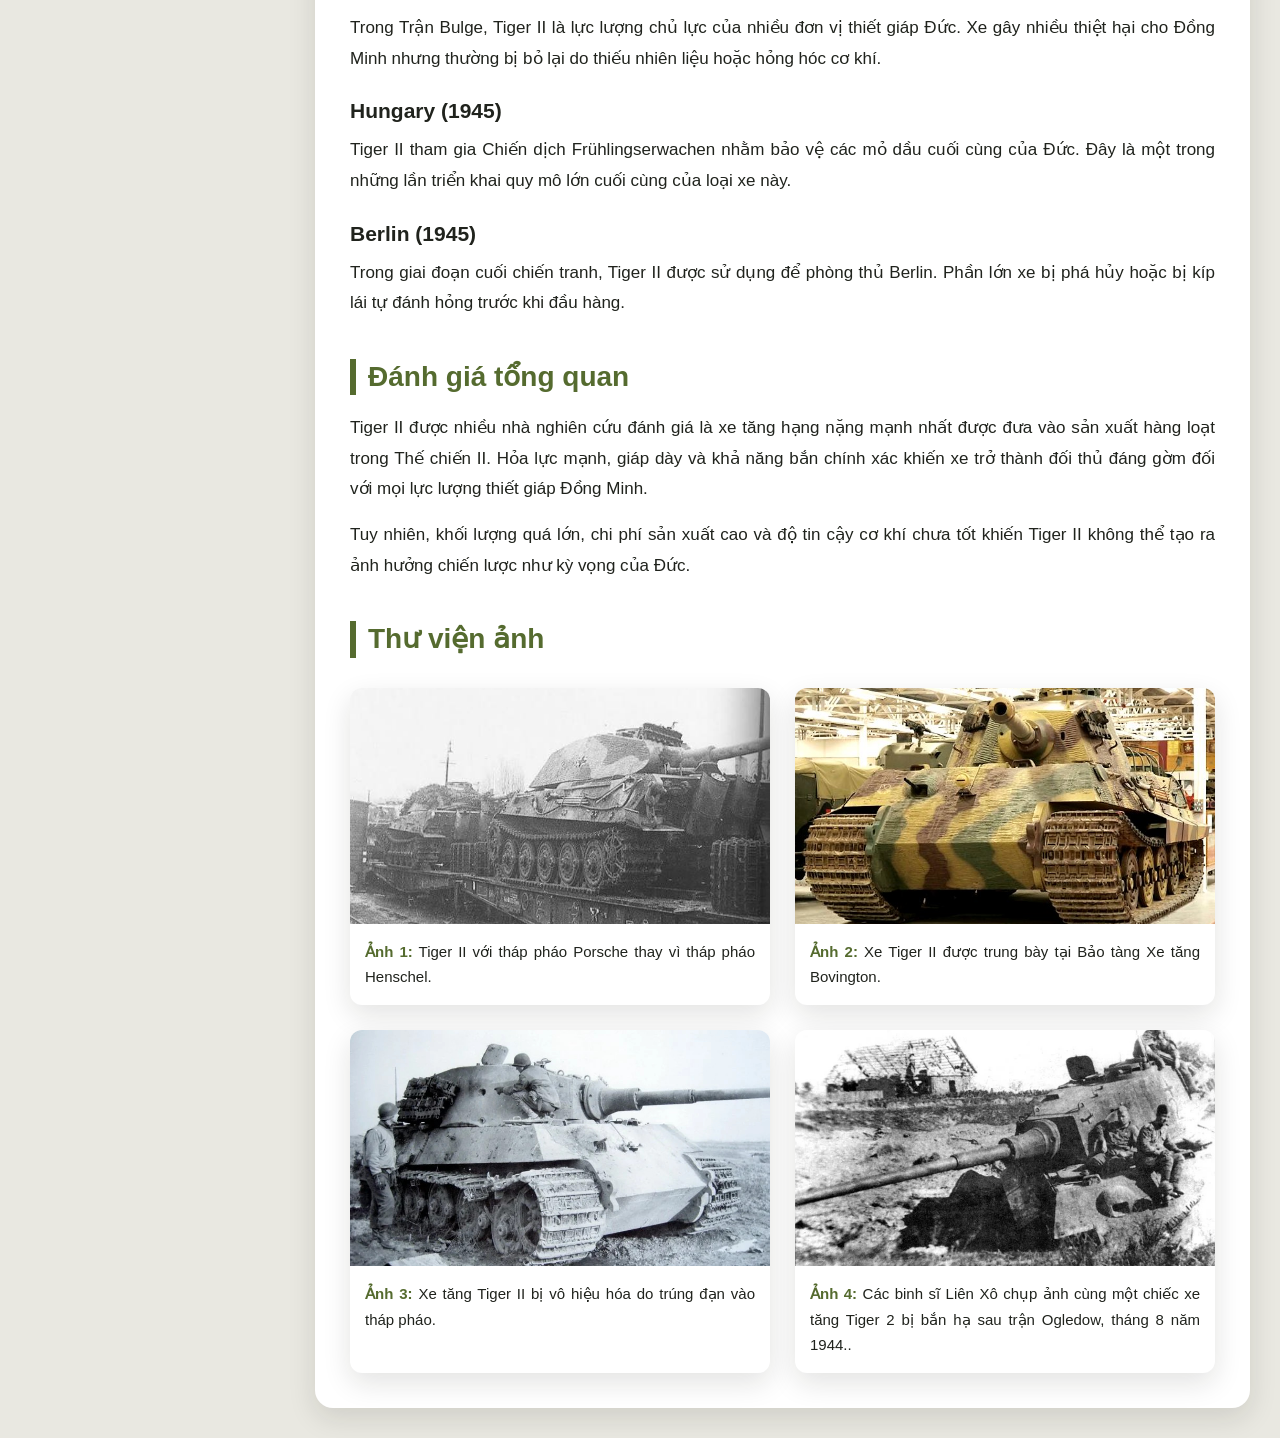
<file: tank/tiger2.html>
<!DOCTYPE html>
<html lang="vi">

<head>

<meta charset="UTF-8">

<meta name="viewport"
content="width=device-width, initial-scale=1.0">

<title>Tiger II</title>

<link rel="stylesheet" href="../css/style.css">
<link rel="stylesheet" href="../css/detail.css">

</head>

<body>

<div class="container">

<header class="header">

<h1>World War II Tanks </h1>

<label class="switch">

<input type="checkbox" id="darkMode">

<span class="slider"></span>

</label>

</header>

<aside class="sidebar">

<h2>Danh mục xe tăng</h2>

<nav class="detail-menu">

<a href="../index.html">Trang chủ</a>

<a href="panther.html">Panther</a>

<a href="tiger1.html">Tiger I</a>

<a href="tiger2.html" class="active">Tiger II</a>

<a href="t3485.html">T-34-85</a>

<a href="is2.html">IS-2</a>

<a href="sherman.html">M4 Sherman</a>

<a href="churchill.html">Churchill </a>

</nav>

</aside>

<main class="main detail-main">

<article class="detail">

<a href="../index.html" class="back-btn">

← Quay lại

</a>

<img
src="../images/Tiger21.jpg"
alt="Tiger II"
class="hero">

<h1>Tiger II (King Tiger)</h1>

<div class="quick-info">

<div class="quick-item">

Quốc gia: Đức

</div>

<div class="quick-item">

Phân loại: Xe tăng hạng nặng

</div>

<div class="quick-item">

Kíp lái: 5 người

</div>

<div class="quick-item">

Khối lượng: khoảng 69,8 tấn

</div>

</div>

<section>

<h2>Giới thiệu</h2>

<p>

Tiger II, còn được gọi là Königstiger hoặc King Tiger, là mẫu xe tăng
hạng nặng mạnh nhất từng được Đức đưa vào sản xuất hàng loạt trong Thế
chiến II. Xe kết hợp hỏa lực của pháo 88 mm KwK 43 L/71 với thiết kế
giáp nghiêng lấy cảm hứng từ Panther.

</p>

<p>

Được đưa vào chiến đấu từ giữa năm 1944, Tiger II có khả năng tiêu diệt
hầu hết xe tăng Đồng Minh ở cự ly rất xa, trong khi giáp trước của xe
gần như miễn nhiễm với nhiều loại pháo tăng thời kỳ đó.

</p>

</section>

<section>

<h2>Lịch sử phát triển</h2>

<p>

Sau thành công của Tiger I và Panther, Đức muốn tạo ra một mẫu xe tăng
hạng nặng mới có giáp nghiêng dày hơn nhưng vẫn giữ được hỏa lực cực mạnh.

</p>

<p>

Tiger II được Henschel phát triển với hai kiểu tháp pháo khác nhau:
tháp Porsche và tháp Henschel. Phần lớn xe được sản xuất sử dụng tháp
Henschel vì dễ chế tạo hơn và có khả năng bảo vệ tốt hơn.

</p>

</section>

<section>

<h2>Thông số kỹ thuật</h2>

<table class="spec">

<tr>

<th>Quốc gia</th>

<td>Đức</td>

</tr>

<tr>

<th>Tên đầy đủ</th>

<td>Panzerkampfwagen Tiger Ausf.B</td>

</tr>

<tr>

<th>Loại</th>

<td>Xe tăng hạng nặng</td>

</tr>

<tr>

<th>Khối lượng</th>

<td>Khoảng 69,8 tấn</td>

</tr>

<tr>

<th>Kíp lái</th>

<td>5 người</td>

</tr>

<tr>

<th>Động cơ</th>

<td>Maybach HL230 P30 V12</td>

</tr>

<tr>

<th>Công suất</th>

<td>700 mã lực</td>

</tr>

<tr>

<th>Tốc độ tối đa</th>

<td>Khoảng 41 km/h</td>

</tr>

<tr>

<th>Tầm hoạt động</th>

<td>Khoảng 170 km</td>

</tr>

<tr>

<th>Giáp</th>

<td>40–185 mm</td>

</tr>

</table>

</section>
<section>

<h2>Vũ khí</h2>

<p>

Tiger II được trang bị pháo 88 mm KwK 43 L/71, một trong những khẩu pháo
xe tăng mạnh nhất từng được đưa vào chiến đấu trong Thế chiến II. Với
nòng pháo dài và sơ tốc đầu đạn rất cao, Tiger II có thể tiêu diệt phần
lớn xe tăng Đồng Minh từ khoảng cách trên 2.000 mét trong điều kiện
thuận lợi.

</p>

<ul>

<li>Pháo chính: 88 mm KwK 43 L/71.</li>

<li>Cơ số đạn: khoảng 80 viên.</li>

<li>Súng máy MG34 đồng trục 7,92 mm.</li>

<li>Súng máy MG34 phía trước thân xe.</li>

<li>Một số xe được trang bị súng máy phòng không trên nóc tháp pháo.</li>

</ul>

</section>

<section>

<h2>Ưu điểm</h2>

<ul>

<li>Pháo 88 mm KwK 43 có khả năng xuyên giáp cực mạnh.</li>

<li>Giáp trước rất dày kết hợp thiết kế giáp nghiêng.</li>

<li>Độ chính xác cao ở khoảng cách xa.</li>

<li>Khả năng phòng thủ gần như vượt trội trước nhiều xe tăng Đồng Minh.</li>

<li>Tạo ưu thế lớn trong các trận đấu tăng trực diện.</li>

</ul>

</section>

<section>

<h2>Nhược điểm</h2>

<ul>

<li>Khối lượng gần 70 tấn khiến khả năng cơ động hạn chế.</li>

<li>Tiêu hao nhiên liệu rất lớn.</li>

<li>Hệ thống truyền động và hộp số thường gặp sự cố.</li>

<li>Khó vượt cầu và khó vận chuyển bằng đường sắt.</li>

<li>Sản xuất phức tạp, số lượng chế tạo không nhiều.</li>

</ul>

</section>

<section>

<h2>Các trận đánh tiêu biểu</h2>

<h3>Normandy (1944)</h3>

<p>

Một số Tiger II đầu tiên xuất hiện tại Normandy. Dù số lượng ít nhưng đã
thể hiện sức mạnh vượt trội trong các cuộc đấu tăng.

</p>

<h3>Ardennes (1944)</h3>

<p>

Trong Trận Bulge, Tiger II là lực lượng chủ lực của nhiều đơn vị thiết
giáp Đức. Xe gây nhiều thiệt hại cho Đồng Minh nhưng thường bị bỏ lại do
thiếu nhiên liệu hoặc hỏng hóc cơ khí.

</p>

<h3>Hungary (1945)</h3>

<p>

Tiger II tham gia Chiến dịch Frühlingserwachen nhằm bảo vệ các mỏ dầu
cuối cùng của Đức. Đây là một trong những lần triển khai quy mô lớn cuối
cùng của loại xe này.

</p>

<h3>Berlin (1945)</h3>

<p>

Trong giai đoạn cuối chiến tranh, Tiger II được sử dụng để phòng thủ
Berlin. Phần lớn xe bị phá hủy hoặc bị kíp lái tự đánh hỏng trước khi đầu
hàng.

</p>

</section>

<section>

<h2>Đánh giá tổng quan</h2>

<p>

Tiger II được nhiều nhà nghiên cứu đánh giá là xe tăng hạng nặng mạnh
nhất được đưa vào sản xuất hàng loạt trong Thế chiến II. Hỏa lực mạnh,
giáp dày và khả năng bắn chính xác khiến xe trở thành đối thủ đáng gờm
đối với mọi lực lượng thiết giáp Đồng Minh.

</p>

<p>

Tuy nhiên, khối lượng quá lớn, chi phí sản xuất cao và độ tin cậy cơ khí
chưa tốt khiến Tiger II không thể tạo ra ảnh hưởng chiến lược như kỳ
vọng của Đức.

</p>

</section>

<section>

<h2>Thư viện ảnh</h2>

<div class="gallery">

<figure class="gallery-item">

<img src="../images/Tiger211.jpg" alt="Tiger II phía trước">

<figcaption>

<strong>Ảnh 1:</strong>

Tiger II với tháp pháo Porsche thay vì tháp pháo Henschel.

</figcaption>

</figure>

<figure class="gallery-item">

<img src="../images/Tiger212.jpg" alt="Tiger II bảo tàng">

<figcaption>

<strong>Ảnh 2:</strong>

Xe Tiger II được trung bày tại Bảo tàng Xe tăng Bovington.

</figcaption>

</figure>

<figure class="gallery-item">

<img src="../images/Tiger213.jpg" alt="Tiger II trúng đạn">

<figcaption>

<strong>Ảnh 3:</strong>

Xe tăng Tiger II bị vô hiệu hóa do trúng đạn vào tháp pháo.

</figcaption>

</figure>

<figure class="gallery-item">

<img src="../images/Tiger214.jpg" alt="Tiger II bị hạ">

<figcaption>

<strong>Ảnh 4:</strong>

Các binh sĩ Liên Xô chụp ảnh cùng một chiếc xe tăng Tiger 2 bị bắn hạ sau trận Ogledow, tháng 8 năm 1944..

</figcaption>

</figure>

</div>

</section>

</article>

</main>

</div>

<script>

const darkMode = document.getElementById("darkMode");

if(localStorage.getItem("theme")==="dark"){

document.body.classList.add("dark");

darkMode.checked=true;

}

darkMode.addEventListener("change",function(){

document.body.classList.toggle("dark");

localStorage.setItem(

"theme",

document.body.classList.contains("dark") ? "dark" : "light"

);

});

</script>

</body>

</html>
</file>
<file: css/style.css>
:root {
    --background: #e9e8e1;
    --surface: #f7f7f3;
    --card: #ffffff;
    --text: #20231d;
    --muted: #6d7167;
    --primary: #596f32;
    --primary-hover: #718b40;
    --border: #d2d5ca;
    --header: #11150f;
    --shadow: 0 10px 28px rgba(22, 28, 16, 0.12);
}

body.dark {
    --background: #10130e;
    --surface: #181c15;
    --card: #22271e;
    --text: #f1f3ed;
    --muted: #b7bdaf;
    --primary: #94b45a;
    --primary-hover: #abc96b;
    --border: #3b4335;
    --header: #090b08;
    --shadow: 0 12px 30px rgba(0, 0, 0, 0.34);
}

* {
    margin: 0;
    padding: 0;
    box-sizing: border-box;
}

html {
    scroll-behavior: smooth;
}

body {
    min-height: 100vh;
    background: var(--background);
    color: var(--text);
    font-family: Arial, Helvetica, sans-serif;
    transition: background 0.3s, color 0.3s;
}

body.modal-open {
    overflow: hidden;
}

button,
input {
    font: inherit;
}

button {
    border: 0;
}

.container {
    display: grid;
    grid-template-columns: 285px minmax(0, 1fr);
    grid-template-rows: auto 1fr;
    min-height: 100vh;
}

.header {
    position: sticky;
    top: 0;
    z-index: 20;
    grid-column: 1 / -1;
    display: flex;
    align-items: center;
    justify-content: space-between;
    gap: 20px;
    padding: 20px 34px;
    background: var(--header);
    color: #fff;
    border-bottom: 4px solid var(--primary);
}

.header h1 {
    font-size: clamp(25px, 3vw, 38px);
    line-height: 1.15;
}

.header p {
    margin-top: 6px;
    color: #bbc2b4;
    font-size: 14px;
}

.sidebar {
    position: sticky;
    top: 101px;
    align-self: start;
    min-height: calc(100vh - 101px);
    padding: 28px 22px;
    background: var(--surface);
    border-right: 1px solid var(--border);
}

.filter-group {
    margin-bottom: 28px;
}

.sidebar h2 {
    margin-bottom: 14px;
    color: var(--primary);
    font-size: 22px;
}

.search-input {
    width: 100%;
    padding: 12px 14px;
    color: var(--text);
    background: var(--card);
    border: 1px solid var(--border);
    border-radius: 9px;
    outline: none;
}

.search-input:focus {
    border-color: var(--primary);
    box-shadow: 0 0 0 3px rgba(89, 111, 50, 0.18);
}

.country-options {
    display: flex;
    flex-direction: column;
    gap: 12px;
}

.country-options label {
    display: flex;
    align-items: center;
    gap: 9px;
    cursor: pointer;
}

.country-options input {
    width: 18px;
    height: 18px;
    accent-color: var(--primary);
}

.clear-btn {
    width: 100%;
    padding: 11px 14px;
    color: var(--text);
    background: transparent;
    border: 1px solid var(--border);
    border-radius: 8px;
    cursor: pointer;
    transition: 0.25s;
}

.clear-btn:hover {
    color: #fff;
    background: var(--primary);
    border-color: var(--primary);
}

.main {
    min-width: 0;
    padding: 34px;
}

.result-bar {
    display: flex;
    align-items: center;
    justify-content: space-between;
    gap: 20px;
    margin-bottom: 22px;
}

.result-bar h2 {
    font-size: 27px;
}

.result-bar span {
    color: var(--muted);
}

.tank-grid {
    display: grid;
    grid-template-columns: repeat(3, minmax(0, 1fr));
    gap: 24px;
}

.tank-card {
    overflow: hidden;
    background: var(--card);
    border: 1px solid var(--border);
    border-radius: 15px;
    box-shadow: var(--shadow);
    cursor: pointer;
    transition: transform 0.3s, box-shadow 0.3s, border-color 0.3s;
}

.tank-card:hover,
.tank-card:focus-visible {
    transform: translateY(-7px);
    border-color: var(--primary);
    box-shadow: 0 16px 34px rgba(24, 31, 18, 0.2);
    outline: none;
}

.tank-image-wrap {
    position: relative;
    overflow: hidden;
}

.tank-card img {
    display: block;
    width: 100%;
    height: 225px;
    object-fit: cover;
    transition: transform 0.4s;
}

.tank-card:hover img {
    transform: scale(1.045);
}

.tank-year {
    position: absolute;
    right: 12px;
    bottom: 12px;
    padding: 6px 10px;
    color: #fff;
    background: rgba(12, 15, 10, 0.82);
    border-radius: 999px;
    font-size: 13px;
    font-weight: 700;
}

.tank-content {
    padding: 18px;
}

.tank-content h2 {
    margin-bottom: 7px;
    color: var(--primary);
    font-size: 23px;
}

.tank-type {
    margin-bottom: 14px;
    color: var(--muted);
}

.tank-meta {
    display: flex;
    flex-wrap: wrap;
    gap: 8px;
    margin-bottom: 16px;
}

.tank-meta span {
    padding: 6px 9px;
    color: var(--text);
    background: var(--background);
    border: 1px solid var(--border);
    border-radius: 7px;
    font-size: 13px;
}

.detail-btn {
    display: inline-block;
    padding: 10px 16px;
    color: #fff;
    background: var(--primary);
    border-radius: 8px;
    text-decoration: none;
    font-weight: 700;
    cursor: pointer;
    transition: background 0.25s, transform 0.25s;
}

.detail-btn:hover {
    background: var(--primary-hover);
    transform: translateY(-1px);
}

.no-result {
    grid-column: 1 / -1;
    padding: 50px 24px;
    background: var(--card);
    border: 1px solid var(--border);
    border-radius: 14px;
    text-align: center;
}

.no-result p {
    margin-top: 8px;
    color: var(--muted);
}

.switch {
    position: relative;
    flex: 0 0 auto;
    width: 58px;
    height: 32px;
}

.switch input {
    width: 0;
    height: 0;
    opacity: 0;
}

.slider {
    position: absolute;
    inset: 0;
    background: #778073;
    border-radius: 30px;
    cursor: pointer;
    transition: 0.3s;
}

.slider::before {
    position: absolute;
    content: "";
    width: 24px;
    height: 24px;
    left: 4px;
    top: 4px;
    background: #fff;
    border-radius: 50%;
    transition: 0.3s;
}

.switch input:checked + .slider {
    background: var(--primary);
}

.switch input:checked + .slider::before {
    transform: translateX(26px);
}

.modal {
    position: fixed;
    inset: 0;
    z-index: 100;
    display: none;
    align-items: center;
    justify-content: center;
    padding: 22px;
    background: rgba(0, 0, 0, 0.72);
    backdrop-filter: blur(5px);
}

.modal.show {
    display: flex;
}

.modal-content {
    position: relative;
    width: min(820px, 100%);
    max-height: 90vh;
    overflow-y: auto;
    background: var(--card);
    border: 1px solid var(--border);
    border-radius: 17px;
    box-shadow: 0 24px 70px rgba(0, 0, 0, 0.42);
    animation: modalIn 0.25s ease;
}

.modal-content > img {
    display: block;
    width: 100%;
    height: 340px;
    object-fit: cover;
}

.modal-close {
    position: absolute;
    top: 12px;
    right: 12px;
    z-index: 2;
    width: 42px;
    height: 42px;
    color: #fff;
    background: rgba(0, 0, 0, 0.68);
    border-radius: 50%;
    font-size: 30px;
    line-height: 1;
    cursor: pointer;
}

.modal-body {
    padding: 25px;
}

.modal-body h2 {
    margin-bottom: 17px;
    color: var(--primary);
    font-size: 30px;
}

.modal-specs {
    display: grid;
    grid-template-columns: repeat(2, 1fr);
    gap: 10px 20px;
    margin-bottom: 18px;
}

.modal-specs p {
    padding-bottom: 9px;
    border-bottom: 1px solid var(--border);
}

.modal-description {
    margin-bottom: 20px;
    color: var(--muted);
    line-height: 1.75;
}

.modal-detail[hidden] {
    display: none;
}

@keyframes modalIn {
    from {
        opacity: 0;
        transform: translateY(18px) scale(0.98);
    }
    to {
        opacity: 1;
        transform: translateY(0) scale(1);
    }
}

@media (max-width: 1150px) {
    .tank-grid {
        grid-template-columns: repeat(2, minmax(0, 1fr));
    }
}

@media (max-width: 820px) {
    .container {
        display: block;
    }

    .header {
        position: relative;
        padding: 18px 20px;
    }

    .sidebar {
        position: static;
        min-height: auto;
        border-right: 0;
        border-bottom: 1px solid var(--border);
    }

    .country-options {
        flex-direction: row;
        flex-wrap: wrap;
    }

    .main {
        padding: 24px;
    }
}

@media (max-width: 600px) {
    .header h1 {
        font-size: 22px;
    }

    .header p {
        display: none;
    }

    .main {
        padding: 16px;
    }

    .result-bar {
        align-items: flex-start;
        flex-direction: column;
        gap: 6px;
    }

    .tank-grid {
        grid-template-columns: 1fr;
    }

    .tank-card img {
        height: 215px;
    }

    .modal {
        padding: 10px;
    }

    .modal-content > img {
        height: 230px;
    }

    .modal-body {
        padding: 20px;
    }

    .modal-specs {
        grid-template-columns: 1fr;
    }
}
.tank-slider {
    width: 100%;
    margin-bottom: 30px;
}

.slider-window {
    position: relative;
    width: 100%;
    overflow: hidden;
    border-radius: 16px;
    background: #111;
    box-shadow: 0 10px 30px rgba(0, 0, 0, 0.35);
}

.slider-track {
    display: flex;
    transition: transform 0.6s ease;
}

.slider-track a {
    display: block;
    min-width: 100%;
    height: 360px;
    overflow: hidden;
}

.slider-track img {
    display: block;
    width: 100%;
    height: 100%;
    object-fit: cover;
    cursor: pointer;
    transition: transform 5s ease;
}

.slider-track a:hover img {
    transform: scale(1.06);
}

.slider-button {
    position: absolute;
    top: 50%;
    z-index: 5;
    width: 46px;
    height: 46px;
    border: 1px solid rgba(255, 255, 255, 0.5);
    border-radius: 50%;
    background: rgba(0, 0, 0, 0.55);
    color: #fff;
    font-size: 22px;
    cursor: pointer;
    transform: translateY(-50%);
    transition: 0.3s;
}

.slider-button:hover {
    background: rgba(212, 175, 55, 0.9);
    border-color: #d4af37;
    color: #111;
}

.slider-prev {
    left: 18px;
}

.slider-next {
    right: 18px;
}

.tank-list-title {
    margin: 0 0 24px;
}

@media (max-width: 900px) {
    .slider-track a {
        height: 280px;
    }
}

@media (max-width: 600px) {
    .tank-slider {
        margin-bottom: 22px;
    }

    .slider-window {
        border-radius: 10px;
    }

    .slider-track a {
        height: 210px;
    }

    .slider-button {
        width: 38px;
        height: 38px;
        font-size: 18px;
    }

    .slider-prev {
        left: 10px;
    }

    .slider-next {
        right: 10px;
    }
}
</file>
<file: css/detail.css>
/*==================================================
        TRANG CHI TIẾT XE TĂNG
==================================================*/

/*================ KHUNG NỘI DUNG =================*/

.detail-main {
    width: 100%;
    padding: 30px;
}

.detail {
    width: 100%;
    max-width: 1200px;
    margin: 0 auto;
    padding: 35px;
    background: var(--card);
    color: var(--text);
    border-radius: 18px;
    box-shadow: var(--shadow);
}

/*================ NÚT QUAY LẠI =================*/

.back-btn {
    display: inline-block;
    margin-bottom: 25px;
    padding: 12px 22px;
    background: #556b2f;
    color: #ffffff;
    text-decoration: none;
    border-radius: 8px;
    font-weight: 700;
    transition: 0.3s;
}

.back-btn:hover {
    background: #708c35;
    transform: translateY(-2px);
}

/*================ ẢNH BANNER =================*/

.hero {
    display: block;
    width: 100%;
    aspect-ratio: 16 / 9;
    object-fit: cover;
    margin-bottom: 30px;
    border-radius: 15px;
    box-shadow: 0 10px 25px rgba(0, 0, 0, 0.25);
}

/*================ TIÊU ĐỀ =================*/

.detail h1 {
    margin-bottom: 30px;
    text-align: center;
    font-size: 40px;
    line-height: 1.3;
}

.detail h2 {
    margin-top: 40px;
    margin-bottom: 18px;
    padding-left: 12px;
    border-left: 6px solid #556b2f;
    color: #556b2f;
    font-size: 28px;
    line-height: 1.3;
}

.detail h3 {
    margin-top: 25px;
    margin-bottom: 12px;
    font-size: 21px;
}

body.dark .detail h2 {
    color: #9acd32;
    border-left-color: #9acd32;
}

/*================ ĐOẠN VĂN =================*/

.detail p {
    margin-bottom: 15px;
    font-size: 17px;
    line-height: 1.8;
    text-align: justify;
}

.detail ul {
    margin: 15px 0 15px 28px;
    line-height: 1.8;
}

.detail li {
    margin-bottom: 10px;
    font-size: 16px;
}

/*================ THÔNG TIN NHANH =================*/

.quick-info {
    display: grid;
    grid-template-columns: repeat(2, 1fr);
    gap: 15px;
    margin: 30px 0;
}

.quick-item {
    padding: 16px;
    background: #556b2f;
    color: #ffffff;
    border-radius: 10px;
    font-weight: 700;
    box-shadow: 0 5px 12px rgba(0, 0, 0, 0.15);
}

body.dark .quick-item {
    background: #3c5224;
}

/*================ BẢNG THÔNG SỐ =================*/

.spec {
    width: 100%;
    margin: 25px 0;
    border-collapse: collapse;
    overflow: hidden;
    border-radius: 10px;
}

.spec th {
    width: 260px;
    padding: 14px;
    background: #556b2f;
    color: #ffffff;
    border: 1px solid #3f4f1f;
    text-align: left;
    vertical-align: top;
}

.spec td {
    padding: 14px;
    background: var(--card);
    color: var(--text);
    border: 1px solid #cccccc;
    vertical-align: top;
}

.spec tr:hover td {
    background: rgba(85, 107, 47, 0.08);
}

body.dark .spec td {
    border-color: #555555;
}

body.dark .spec tr:hover td {
    background: rgba(154, 205, 50, 0.08);
}

/*================ THƯ VIỆN ẢNH =================*/

.gallery {
    display: grid;
    grid-template-columns: repeat(2, 1fr);
    gap: 25px;
    margin-top: 30px;
}

.gallery-item {
    margin: 0;
    background: var(--card);
    border-radius: 12px;
    overflow: hidden;
    box-shadow: var(--shadow);
    transition: transform 0.3s, box-shadow 0.3s;
}

.gallery-item:hover {
    transform: translateY(-6px);
    box-shadow: 0 14px 28px rgba(0, 0, 0, 0.22);
}

.gallery-item img {
    display: block;
    width: 100%;
    aspect-ratio: 16 / 9;
    object-fit: cover;
    transition: transform 0.4s;
}

.gallery-item:hover img {
    transform: scale(1.05);
}

.gallery-item p,
.gallery-item figcaption {
    display: block;
    margin: 0;
    padding: 15px;
    color: var(--text);
    font-size: 15px;
    line-height: 1.7;
    text-align: justify;
}

.gallery-item figcaption strong {
    color: #556b2f;
}

body.dark .gallery-item figcaption strong {
    color: #9acd32;
}

/*================ MENU TRANG CHI TIẾT =================*/

.detail-menu {
    display: flex;
    flex-direction: column;
    gap: 10px;
}

.detail-menu a {
    display: block;
    padding: 12px 14px;
    color: var(--text);
    text-decoration: none;
    border: 1px solid rgba(85, 107, 47, 0.45);
    border-radius: 8px;
    transition: 0.3s;
}

.detail-menu a:hover {
    background: #556b2f;
    color: #ffffff;
    transform: translateX(4px);
}

.detail-menu a.active {
    background: #556b2f;
    color: #ffffff;
    border-color: #556b2f;
}

/*================ ĐƯỜNG KẺ =================*/

.detail hr {
    margin: 35px 0;
    border: none;
    border-top: 2px solid #dddddd;
}

body.dark .detail hr {
    border-color: #444444;
}

/*================ RESPONSIVE TABLET =================*/

@media (max-width: 1000px) {
    .detail-main {
        padding: 22px;
    }

    .detail {
        padding: 28px;
    }

    .quick-info {
        grid-template-columns: 1fr;
    }

    .gallery {
        grid-template-columns: 1fr;
    }

    .spec th {
        width: 190px;
    }
}

/*================ RESPONSIVE MOBILE =================*/

@media (max-width: 768px) {
    .detail-main {
        padding: 15px;
    }

    .detail {
        padding: 20px;
        border-radius: 12px;
    }

    .detail h1 {
        font-size: 30px;
    }

    .detail h2 {
        margin-top: 32px;
        font-size: 24px;
    }

    .detail h3 {
        font-size: 19px;
    }

    .detail p {
        font-size: 16px;
        text-align: left;
    }

    .detail li {
        font-size: 15px;
    }

    .hero {
        border-radius: 10px;
    }

    .spec {
        display: block;
        overflow-x: auto;
        white-space: normal;
    }

    .spec th,
    .spec td {
        min-width: 150px;
        padding: 10px;
        font-size: 14px;
    }

    .gallery-item p,
    .gallery-item figcaption {
        font-size: 14px;
        text-align: left;
    }

    .back-btn {
        width: 100%;
        text-align: center;
    }
}

/*================ MOBILE NHỎ =================*/

@media (max-width: 480px) {
    .detail-main {
        padding: 10px;
    }

    .detail {
        padding: 15px;
    }

    .detail h1 {
        font-size: 26px;
    }

    .detail h2 {
        font-size: 21px;
    }

    .quick-item {
        padding: 13px;
        font-size: 14px;
    }

    .gallery {
        gap: 18px;
    }
}


.single-gallery {
    grid-template-columns: minmax(0, 760px);
    justify-content: center;
}
</file>
